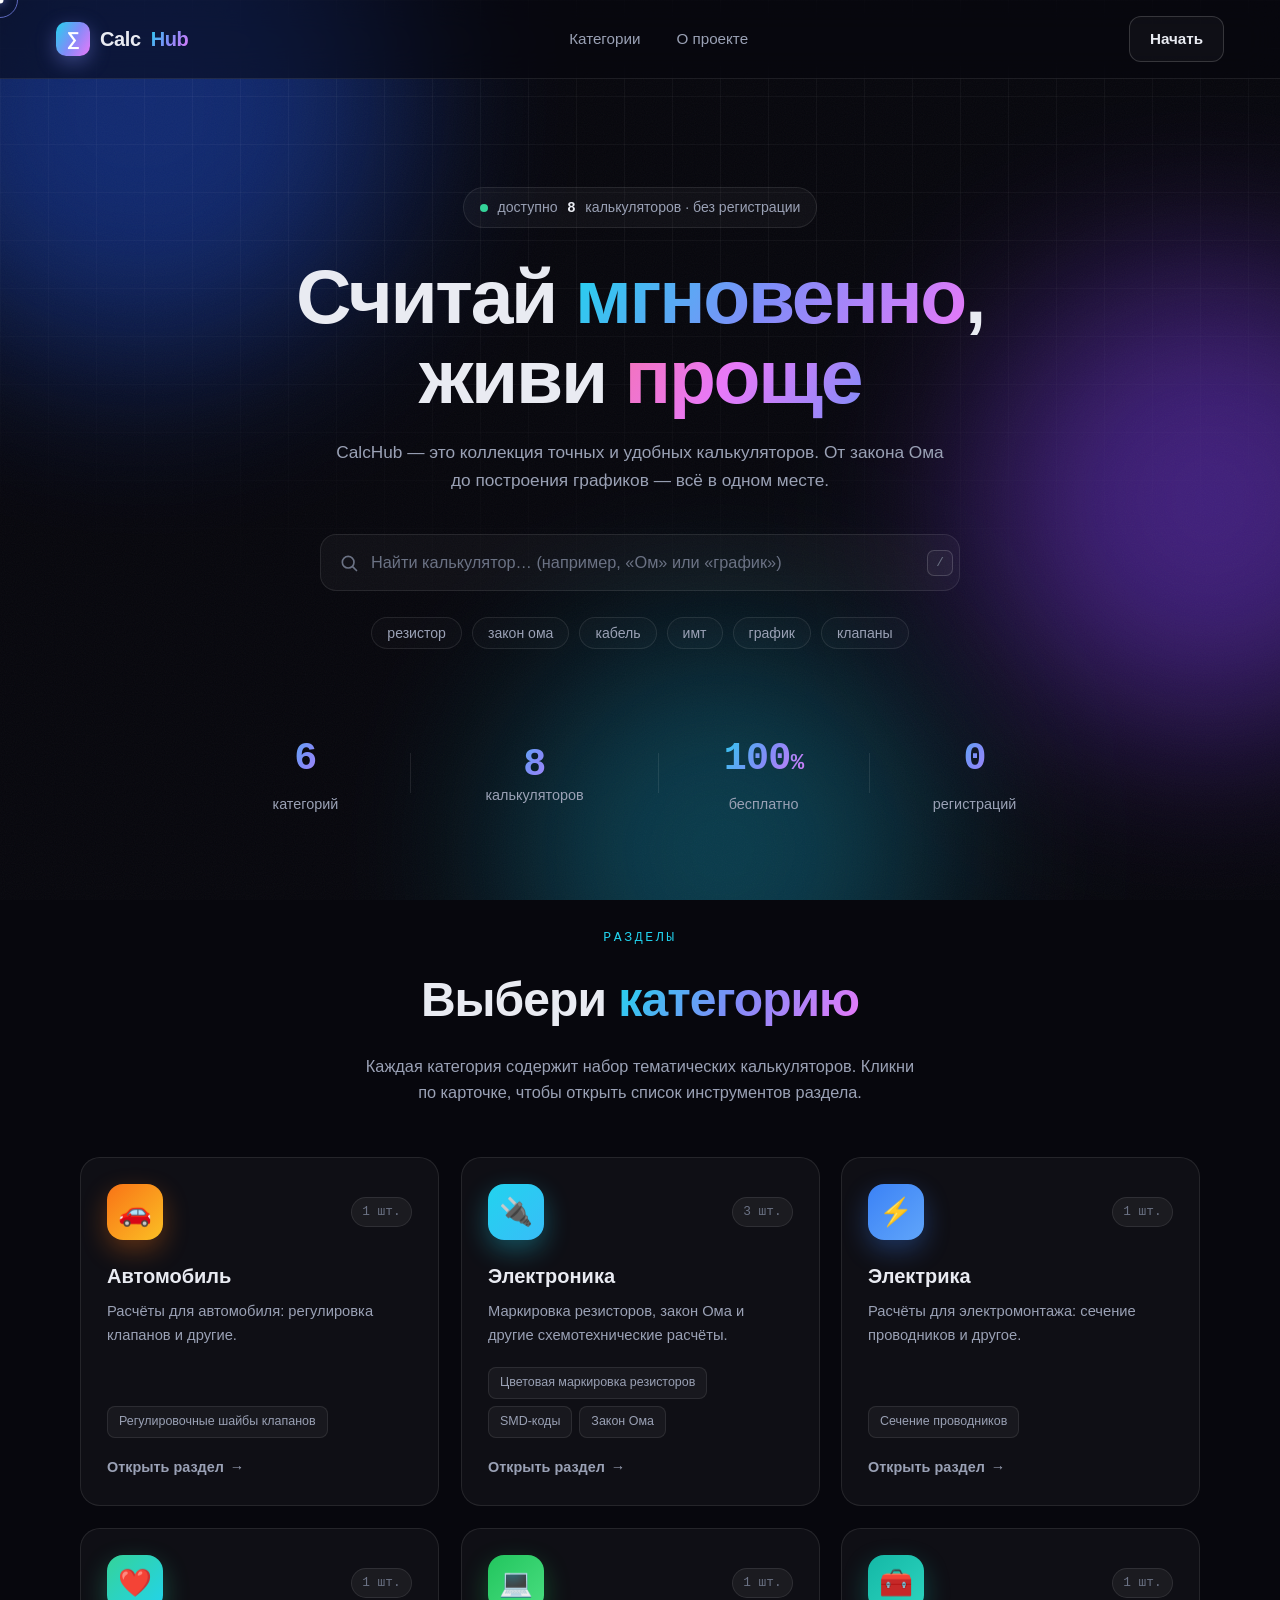
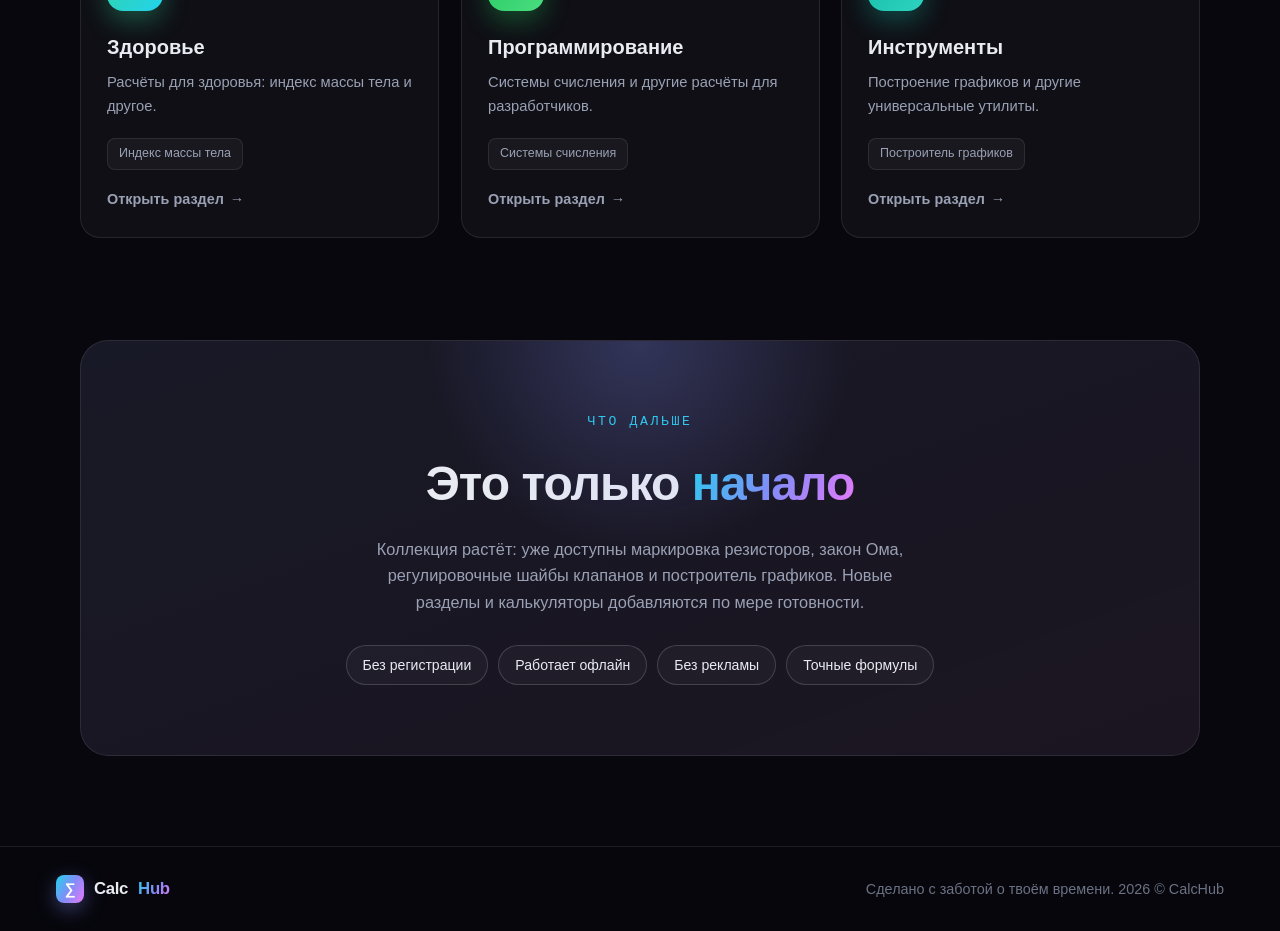
<file: index.html>
<!DOCTYPE html>
<html lang="ru">
<head>
  <meta charset="UTF-8">
  <meta name="viewport" content="width=device-width, initial-scale=1.0">
  <meta name="theme-color" content="#07070d">
  <meta name="description" content="CalcHub — коллекция удобных калькуляторов на все случаи жизни: автомобиль, электроника, финансы, здоровье и многое другое.">
  <title>CalcHub — калькуляторы на все случаи жизни</title>
  <link rel="icon" href="favicon.svg" type="image/svg+xml">
  <link rel="icon" href="favicon-32.png" sizes="32x32" type="image/png">
  <link rel="apple-touch-icon" href="apple-touch-icon.png">
  <link rel="stylesheet" href="css/style.css">
</head>
<body>
  <!-- Кастомный курсор -->
  <div class="cursor-dot" aria-hidden="true"></div>
  <div class="cursor-ring" aria-hidden="true"></div>

  <!-- Анимированный фон -->
  <div class="bg" aria-hidden="true">
    <div class="blob blob-1"></div>
    <div class="blob blob-2"></div>
    <div class="blob blob-3"></div>
    <div class="grid-overlay"></div>
    <div class="noise"></div>
  </div>

  <!-- Шапка -->
  <header class="header">
    <a class="logo" href="#top">
      <span class="logo-mark">∑</span>
      Calc<span class="logo-accent">Hub</span>
    </a>
    <nav class="nav" aria-label="Основная навигация">
      <a class="nav-link" href="#categories">Категории</a>
      <a class="nav-link" href="#about">О проекте</a>
    </nav>
    <div class="header-cta">
      <a class="btn btn-ghost" href="#categories">Начать</a>
    </div>
  </header>

  <main id="top">
    <div id="homeView">
    <!-- Герой -->
    <section class="hero">
      <span class="badge">
        <span class="badge-pulse"></span>
        доступно <strong id="heroCount">0</strong> калькуляторов · без регистрации
      </span>
      <h1 class="hero-title">
        Считай <span class="grad-text">мгновенно</span>,<br>
        живи <span class="grad-text grad-text-2">проще</span>
      </h1>
      <p class="hero-sub">
        CalcHub — это коллекция точных и удобных калькуляторов.
        От закона Ома до построения графиков — всё в одном месте.
      </p>

      <!-- Поиск -->
      <form class="search" role="search" id="searchForm">
        <span class="search-icon" aria-hidden="true">
          <svg viewBox="0 0 24 24" fill="none" stroke="currentColor" stroke-width="2" stroke-linecap="round" stroke-linejoin="round">
            <circle cx="11" cy="11" r="7"></circle>
            <line x1="21" y1="21" x2="16.65" y2="16.65"></line>
          </svg>
        </span>
        <input id="searchInput" class="search-input" type="text"
               placeholder="Найти калькулятор… (например, «Ом» или «график»)"
               autocomplete="off" spellcheck="false">
        <button class="search-clear" id="searchClear" type="button" aria-label="Очистить поиск" hidden>✕</button>
        <kbd class="search-kbd">/</kbd>
      </form>

      <!-- Результаты поиска по калькуляторам -->
      <div class="search-results" id="searchResults" role="listbox" hidden></div>

      <!-- Быстрые подсказки -->
      <div class="chips" id="quickChips" aria-label="Быстрые подсказки"></div>
    </section>

    <!-- Статистика -->
    <section class="stats" aria-label="Статистика">
      <div class="stat">
        <span class="stat-num" id="statCats" data-count="0">0</span>
        <span class="stat-label">категорий</span>
      </div>
      <div class="stat-divider"></div>
      <button class="stat stat-btn" id="statCalcsBtn" type="button" title="Показать все калькуляторы">
        <span class="stat-num" id="statCalcs" data-count="0">0</span>
        <span class="stat-label">калькуляторов</span>
      </button>
      <div class="stat-divider"></div>
      <div class="stat">
        <span class="stat-num">100<span class="stat-pct">%</span></span>
        <span class="stat-label">бесплатно</span>
      </div>
      <div class="stat-divider"></div>
      <div class="stat">
        <span class="stat-num">0</span>
        <span class="stat-label">регистраций</span>
      </div>
    </section>

    <!-- Быстрый доступ: недавние и избранное -->
    <section class="quick-access" id="quickAccess" hidden>
      <div class="qa-block" id="qaRecentWrap" hidden>
        <p class="qa-title">Недавние</p>
        <div class="qa-row" id="qaRecent"></div>
      </div>
      <div class="qa-block" id="qaFavWrap" hidden>
        <p class="qa-title">★ Избранное</p>
        <div class="qa-row" id="qaFav"></div>
      </div>
    </section>

    <!-- Категории -->
    <section class="categories" id="categories">
      <div class="section-head">
        <p class="eyebrow">Разделы</p>
        <h2 class="section-title">Выбери <span class="grad-text">категорию</span></h2>
        <p class="section-sub">
          Каждая категория содержит набор тематических калькуляторов.
          Кликни по карточке, чтобы открыть список инструментов раздела.
        </p>
      </div>

      <div class="grid" id="categoryGrid"></div>
      <p class="empty-state" id="emptyState" hidden>Ничего не нашлось. Попробуй другой запрос 🤔</p>
    </section>

    <!-- О проекте -->
    <section class="about" id="about">
      <div class="about-card">
        <p class="eyebrow">Что дальше</p>
        <h2 class="section-title">Это только <span class="grad-text">начало</span></h2>
        <p class="section-sub">
          Коллекция растёт: уже доступны маркировка резисторов, закон Ома,
          регулировочные шайбы клапанов и построитель графиков.
          Новые разделы и калькуляторы добавляются по мере готовности.
        </p>
        <div class="about-tags">
          <span class="tag">Без регистрации</span>
          <span class="tag">Работает офлайн</span>
          <span class="tag">Без рекламы</span>
          <span class="tag">Точные формулы</span>
        </div>
      </div>
    </section>
    </div>

    <!-- Категория (подвкладки) -->
    <section class="view" id="categoryView" hidden>
      <div class="view-head">
        <button class="back-link" id="categoryBack" type="button">← Все категории</button>
      </div>
      <div id="categoryHeader"></div>
      <div class="calc-list" id="categoryList"></div>
    </section>

    <!-- Калькулятор (встроенный) -->
    <section class="view" id="calculatorView" hidden>
      <div class="view-head">
        <button class="back-link" id="calculatorBack" type="button">← Назад</button>
        <button class="back-link" id="calculatorNewTab" type="button" title="Открыть в новой вкладке">↗ В новой вкладке</button>
        <span class="breadcrumb" id="calculatorCrumb"></span>
      </div>
      <div class="frame-wrap" id="frameWrap">
        <div class="frame-loader" id="frameLoader" aria-hidden="true"><span class="spinner"></span></div>
        <iframe id="calculatorFrame" title="Калькулятор"></iframe>
      </div>
    </section>
  </main>

  <!-- Подвал -->
  <footer class="footer">
    <div class="footer-inner">
      <a class="logo logo-sm" href="#top">
        <span class="logo-mark">∑</span>
        Calc<span class="logo-accent">Hub</span>
      </a>
      <p class="footer-note">Сделано с заботой о твоём времени. <span id="year"></span> © CalcHub</p>
    </div>
  </footer>

  <!-- Всплывающее уведомление -->
  <div class="toast" id="toast" role="status" aria-live="polite"></div>

  <script src="js/data.js"></script>
  <script src="js/app.js"></script>
</body>
</html>
</file>
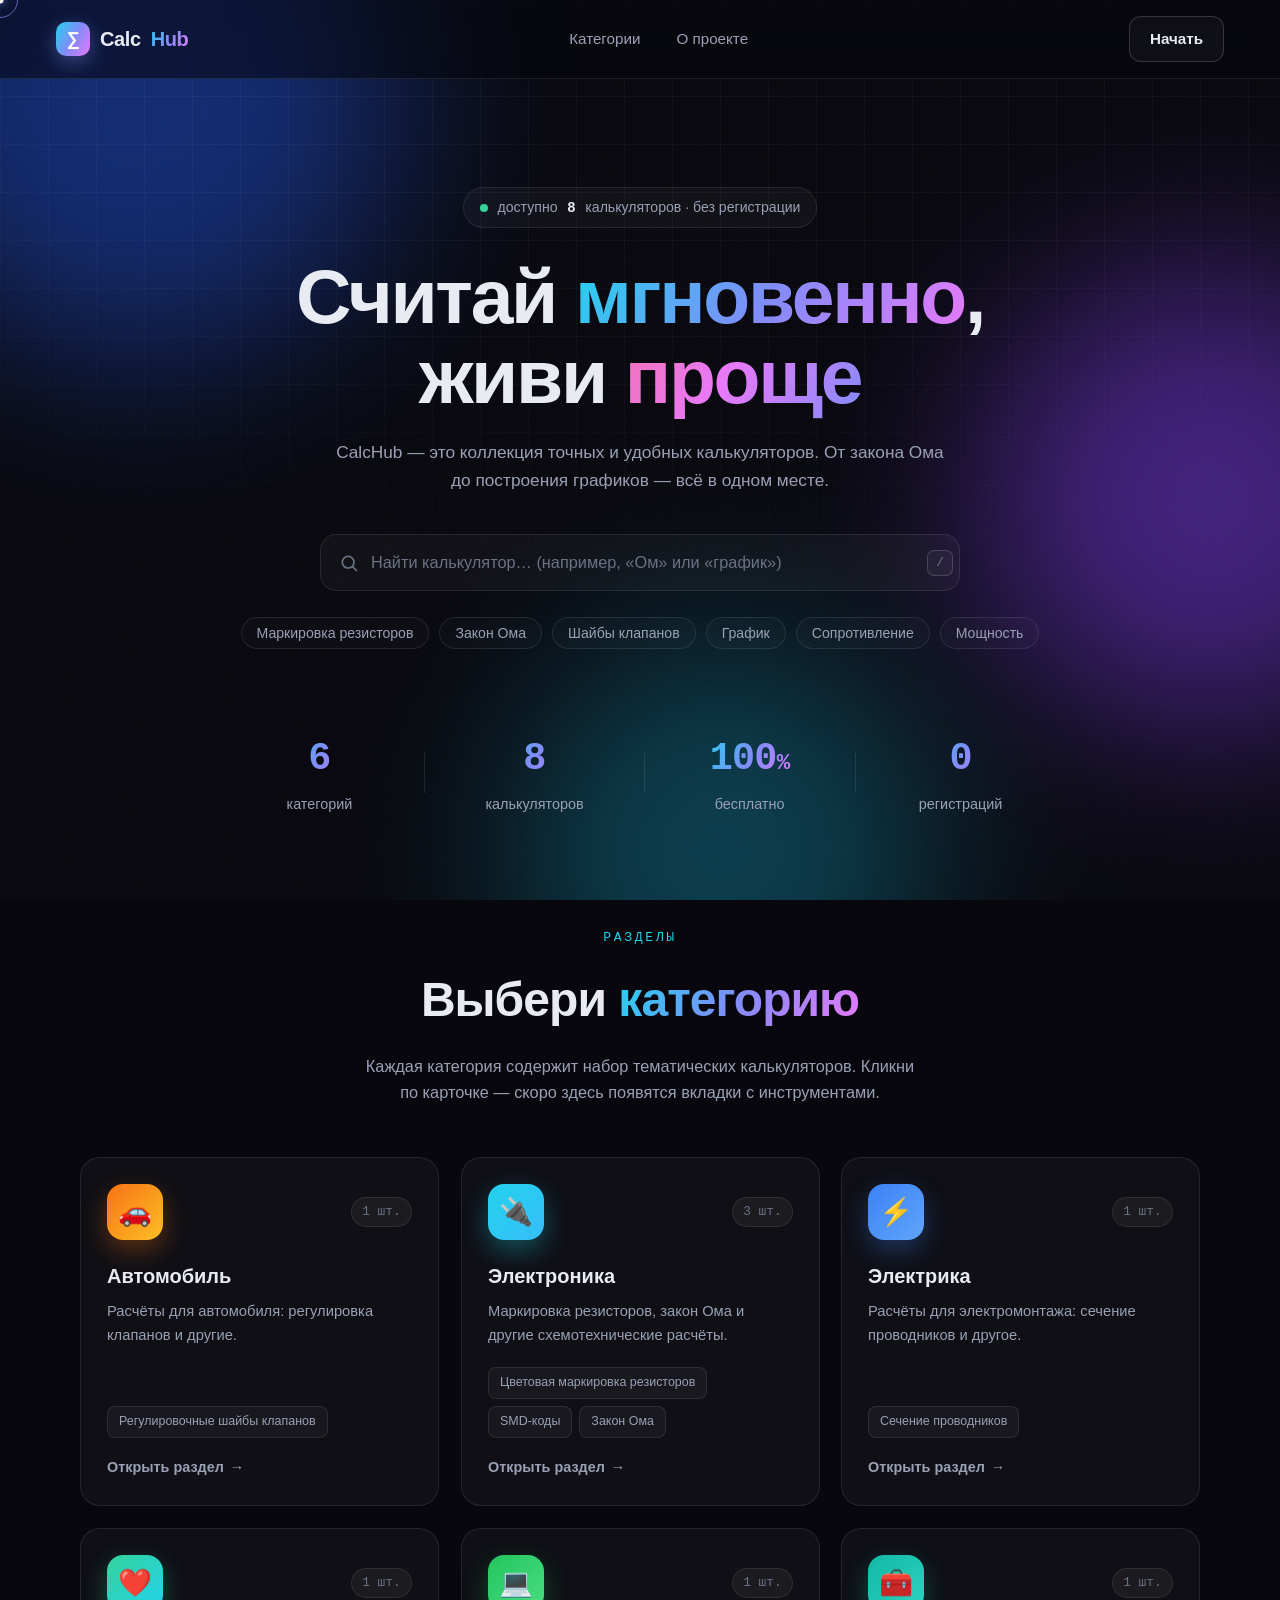
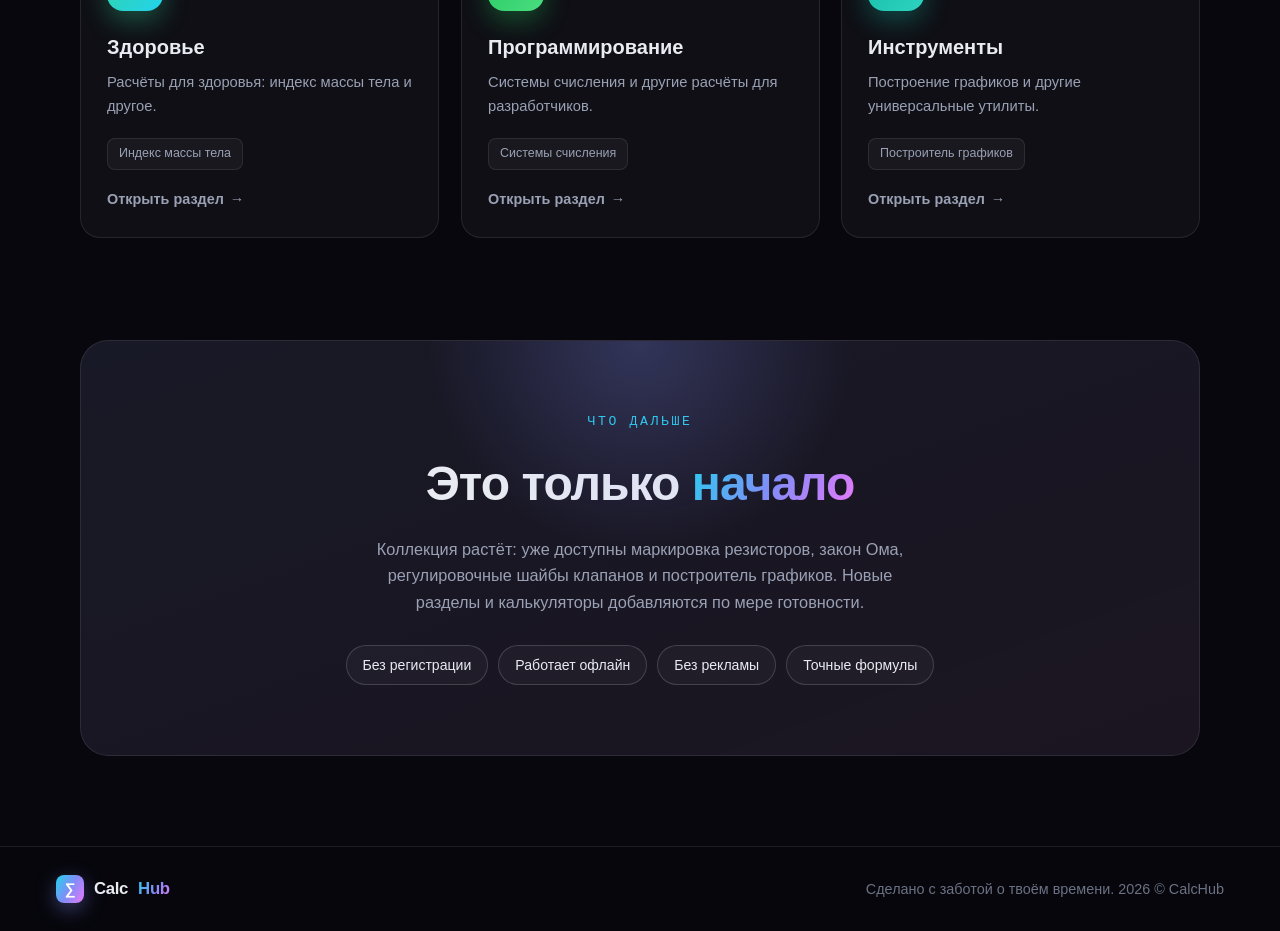
<file: backup/index.html>
<!DOCTYPE html>
<html lang="ru">
<head>
  <meta charset="UTF-8">
  <meta name="viewport" content="width=device-width, initial-scale=1.0">
  <meta name="theme-color" content="#07070d">
  <meta name="description" content="CalcHub — коллекция удобных калькуляторов на все случаи жизни: автомобиль, электроника, финансы, здоровье и многое другое.">
  <title>CalcHub — калькуляторы на все случаи жизни</title>
  <link rel="stylesheet" href="css/style.css">
</head>
<body>
  <!-- Кастомный курсор -->
  <div class="cursor-dot" aria-hidden="true"></div>
  <div class="cursor-ring" aria-hidden="true"></div>

  <!-- Анимированный фон -->
  <div class="bg" aria-hidden="true">
    <div class="blob blob-1"></div>
    <div class="blob blob-2"></div>
    <div class="blob blob-3"></div>
    <div class="grid-overlay"></div>
    <div class="noise"></div>
  </div>

  <!-- Шапка -->
  <header class="header">
    <a class="logo" href="#top">
      <span class="logo-mark">∑</span>
      Calc<span class="logo-accent">Hub</span>
    </a>
    <nav class="nav" aria-label="Основная навигация">
      <a class="nav-link" href="#categories">Категории</a>
      <a class="nav-link" href="#about">О проекте</a>
    </nav>
    <div class="header-cta">
      <a class="btn btn-ghost" href="#categories">Начать</a>
    </div>
  </header>

  <main id="top">
    <div id="homeView">
    <!-- Герой -->
    <section class="hero">
      <span class="badge">
        <span class="badge-pulse"></span>
        доступно <strong id="heroCount">0</strong> калькуляторов · без регистрации
      </span>
      <h1 class="hero-title">
        Считай <span class="grad-text">мгновенно</span>,<br>
        живи <span class="grad-text grad-text-2">проще</span>
      </h1>
      <p class="hero-sub">
        CalcHub — это коллекция точных и удобных калькуляторов.
        От закона Ома до построения графиков — всё в одном месте.
      </p>

      <!-- Поиск -->
      <form class="search" role="search" id="searchForm">
        <span class="search-icon" aria-hidden="true">
          <svg viewBox="0 0 24 24" fill="none" stroke="currentColor" stroke-width="2" stroke-linecap="round" stroke-linejoin="round">
            <circle cx="11" cy="11" r="7"></circle>
            <line x1="21" y1="21" x2="16.65" y2="16.65"></line>
          </svg>
        </span>
        <input id="searchInput" class="search-input" type="text"
               placeholder="Найти калькулятор… (например, «Ом» или «график»)"
               autocomplete="off" spellcheck="false">
        <button class="search-clear" id="searchClear" type="button" aria-label="Очистить поиск" hidden>✕</button>
        <kbd class="search-kbd">/</kbd>
      </form>

      <!-- Быстрые подсказки -->
      <div class="chips" id="quickChips" aria-label="Быстрые подсказки"></div>
    </section>

    <!-- Статистика -->
    <section class="stats" aria-label="Статистика">
      <div class="stat">
        <span class="stat-num" id="statCats" data-count="0">0</span>
        <span class="stat-label">категорий</span>
      </div>
      <div class="stat-divider"></div>
      <div class="stat">
        <span class="stat-num" id="statCalcs" data-count="0">0</span>
        <span class="stat-label">калькуляторов</span>
      </div>
      <div class="stat-divider"></div>
      <div class="stat">
        <span class="stat-num">100<span class="stat-pct">%</span></span>
        <span class="stat-label">бесплатно</span>
      </div>
      <div class="stat-divider"></div>
      <div class="stat">
        <span class="stat-num">0</span>
        <span class="stat-label">регистраций</span>
      </div>
    </section>

    <!-- Категории -->
    <section class="categories" id="categories">
      <div class="section-head">
        <p class="eyebrow">Разделы</p>
        <h2 class="section-title">Выбери <span class="grad-text">категорию</span></h2>
        <p class="section-sub">
          Каждая категория содержит набор тематических калькуляторов.
          Кликни по карточке — скоро здесь появятся вкладки с инструментами.
        </p>
      </div>

      <div class="grid" id="categoryGrid"></div>
      <p class="empty-state" id="emptyState" hidden>Ничего не нашлось. Попробуй другой запрос 🤔</p>
    </section>

    <!-- О проекте -->
    <section class="about" id="about">
      <div class="about-card">
        <p class="eyebrow">Что дальше</p>
        <h2 class="section-title">Это только <span class="grad-text">начало</span></h2>
        <p class="section-sub">
          Коллекция растёт: уже доступны маркировка резисторов, закон Ома,
          регулировочные шайбы клапанов и построитель графиков.
          Новые разделы и калькуляторы добавляются по мере готовности.
        </p>
        <div class="about-tags">
          <span class="tag">Без регистрации</span>
          <span class="tag">Работает офлайн</span>
          <span class="tag">Без рекламы</span>
          <span class="tag">Точные формулы</span>
        </div>
      </div>
    </section>
    </div>

    <!-- Категория (подвкладки) -->
    <section class="view" id="categoryView" hidden>
      <div class="view-head">
        <button class="back-link" id="categoryBack" type="button">← Все категории</button>
      </div>
      <div id="categoryHeader"></div>
      <div class="calc-list" id="categoryList"></div>
    </section>

    <!-- Калькулятор (встроенный) -->
    <section class="view" id="calculatorView" hidden>
      <div class="view-head">
        <button class="back-link" id="calculatorBack" type="button">← Назад</button>
        <span class="breadcrumb" id="calculatorCrumb"></span>
      </div>
      <div class="frame-wrap">
        <iframe id="calculatorFrame" title="Калькулятор"></iframe>
      </div>
    </section>
  </main>

  <!-- Подвал -->
  <footer class="footer">
    <div class="footer-inner">
      <a class="logo logo-sm" href="#top">
        <span class="logo-mark">∑</span>
        Calc<span class="logo-accent">Hub</span>
      </a>
      <p class="footer-note">Сделано с заботой о твоём времени. <span id="year"></span> © CalcHub</p>
    </div>
  </footer>

  <!-- Всплывающее уведомление -->
  <div class="toast" id="toast" role="status" aria-live="polite"></div>

  <script src="js/app.js"></script>
</body>
</html>
</file>
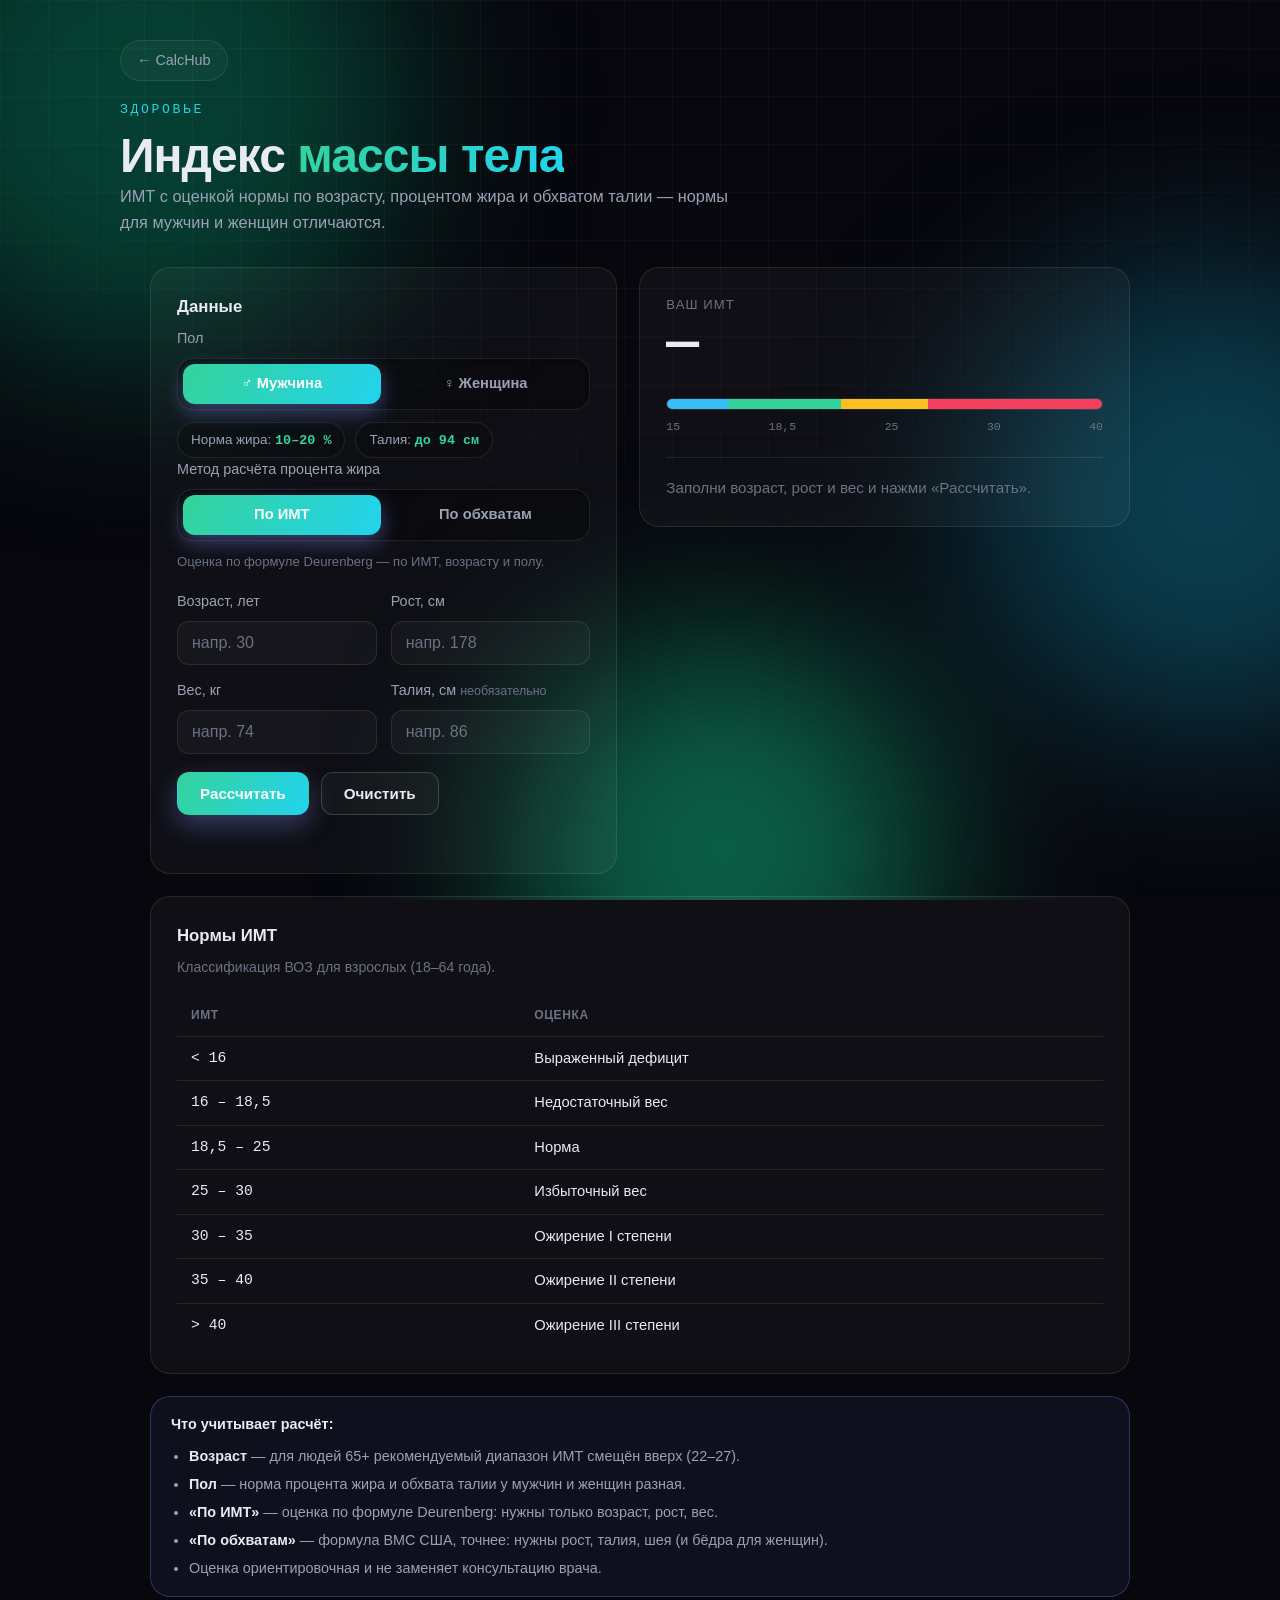
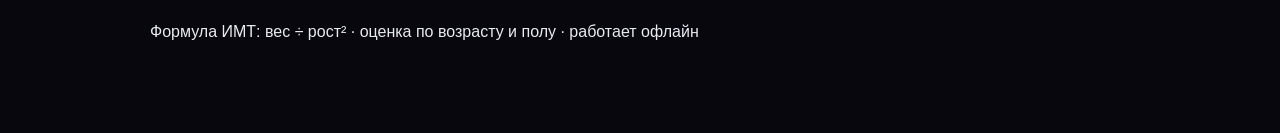
<file: calculators/bmi/index.html>
<!DOCTYPE html>
<html lang="ru">
<head>
  <meta charset="UTF-8">
  <meta name="viewport" content="width=device-width, initial-scale=1.0">
  <meta name="theme-color" content="#07070d">
  <meta name="description" content="Калькулятор индекса массы тела (ИМТ) с учётом пола и возраста: оценка нормы, процент жира и обхват талии.">
  <title>Индекс массы тела — CalcHub</title>
  <link rel="stylesheet" href="../shared/base.css">
  <link rel="stylesheet" href="style.css">
</head>
<body>
  <!-- Анимированный фон (зелёная гамма — под тему здоровья) -->
  <div class="bg" aria-hidden="true">
    <div class="blob blob-1"></div>
    <div class="blob blob-2"></div>
    <div class="blob blob-3"></div>
    <div class="grid-overlay"></div>
  </div>

  <!-- Шапка -->
  <header class="calc-header">
    <a class="back-link" href="../../index.html">← CalcHub</a>
    <div>
      <p class="eyebrow">Здоровье</p>
      <h1 class="calc-title">Индекс <span class="grad-text">массы тела</span></h1>
      <p class="calc-sub">
        ИМТ с оценкой нормы по возрасту, процентом жира и обхватом талии —
        нормы для мужчин и женщин отличаются.
      </p>
    </div>
  </header>

  <main class="calc-page bmi-page">
    <div class="bmi-layout">
      <!-- Данные -->
      <section class="panel">
        <div class="panel-title">Данные</div>

        <label class="field-label">Пол</label>
        <div class="segmented" id="sexToggle" role="tablist" aria-label="Пол">
          <button class="seg active" data-sex="male" type="button">♂ Мужчина</button>
          <button class="seg" data-sex="female" type="button">♀ Женщина</button>
        </div>
        <div class="sex-norms" id="sexNorms"></div>

        <label class="field-label">Метод расчёта процента жира</label>
        <div class="segmented" id="fatMethod" role="tablist" aria-label="Метод расчёта процента жира">
          <button class="seg active" data-method="bmi" type="button">По ИМТ</button>
          <button class="seg" data-method="navy" type="button">По обхватам</button>
        </div>
        <p class="method-hint" id="methodHint"></p>

        <div class="bmi-fields">
          <div>
            <label class="field-label" for="age">Возраст, лет</label>
            <input class="input" type="number" id="age" placeholder="напр. 30" inputmode="numeric" min="2" max="120">
          </div>
          <div>
            <label class="field-label" for="height">Рост, см</label>
            <input class="input" type="number" id="height" placeholder="напр. 178" inputmode="decimal" min="50" max="250">
          </div>
          <div>
            <label class="field-label" for="weight">Вес, кг</label>
            <input class="input" type="number" id="weight" placeholder="напр. 74" inputmode="decimal" min="10" max="400">
          </div>
          <div>
            <label class="field-label" for="waist">Талия, см <span class="opt" id="waistHint">необязательно</span></label>
            <input class="input" type="number" id="waist" placeholder="напр. 86" inputmode="decimal" min="30" max="250">
          </div>
          <div id="neckWrap" hidden>
            <label class="field-label" for="neck">Шея, см</label>
            <input class="input" type="number" id="neck" placeholder="напр. 38" inputmode="decimal" min="15" max="100">
          </div>
          <div id="hipWrap" hidden>
            <label class="field-label" for="hip">Бёдра, см</label>
            <input class="input" type="number" id="hip" placeholder="напр. 98" inputmode="decimal" min="40" max="250">
          </div>
        </div>

        <div class="actions">
          <button class="btn btn-primary" id="bmiCalc" type="button">Рассчитать</button>
          <button class="btn btn-ghost" id="bmiClear" type="button">Очистить</button>
        </div>
        <p class="status" id="bmiStatus" role="status" aria-live="polite"></p>
      </section>

      <!-- Результат -->
      <section class="panel bmi-result">
        <div class="bmi-head">
          <div>
            <div class="bmi-label">Ваш ИМТ</div>
            <div class="bmi-value" id="bmiValue">—</div>
            <p class="bmi-verdict" id="bmiVerdict"></p>
          </div>
          <div class="bmi-cat" id="bmiCat"></div>
        </div>

        <div class="bmi-scale" id="bmiScale">
          <div class="scale-track">
            <span class="zone z-under"></span>
            <span class="zone z-normal"></span>
            <span class="zone z-over"></span>
            <span class="zone z-obese"></span>
          </div>
          <div class="scale-marker" id="scaleMarker" hidden><span></span></div>
          <div class="scale-ticks">
            <span>15</span><span>18,5</span><span>25</span><span>30</span><span>40</span>
          </div>
        </div>

        <div class="bmi-details" id="bmiDetails">
          <p class="bmi-placeholder">Заполни возраст, рост и вес — результат появится сразу.</p>
        </div>
      </section>
    </div>

    <!-- Таблица норм -->
    <section class="panel">
      <div class="panel-title">Нормы ИМТ</div>
      <p class="panel-hint" id="normsHint">Классификация ВОЗ для взрослых (18–64 года).</p>
      <div class="table-wrap">
        <table class="norms-table">
          <thead>
            <tr><th>ИМТ</th><th>Оценка</th></tr>
          </thead>
          <tbody id="normsBody"></tbody>
        </table>
      </div>
    </section>

    <!-- Подсказка -->
    <section class="tip">
      <strong>Что учитывает расчёт:</strong>
      <ul>
        <li><b>Возраст</b> — для людей 65+ рекомендуемый диапазон ИМТ смещён вверх (22–27).</li>
        <li><b>Пол</b> — норма процента жира и обхвата талии у мужчин и женщин разная.</li>
        <li><b>«По ИМТ»</b> — оценка по формуле Deurenberg: нужны только возраст, рост, вес.</li>
        <li><b>«По обхватам»</b> — формула ВМС США, точнее: нужны рост, талия, шея (и бёдра для женщин).</li>
        <li>Оценка ориентировочная и не заменяет консультацию врача.</li>
      </ul>
    </section>

    <footer class="calc-footer">
      Формула ИМТ: вес ÷ рост² · оценка по возрасту и полу · работает офлайн
    </footer>
  </main>

  <script src="script.js"></script>
</body>
</html>
</file>
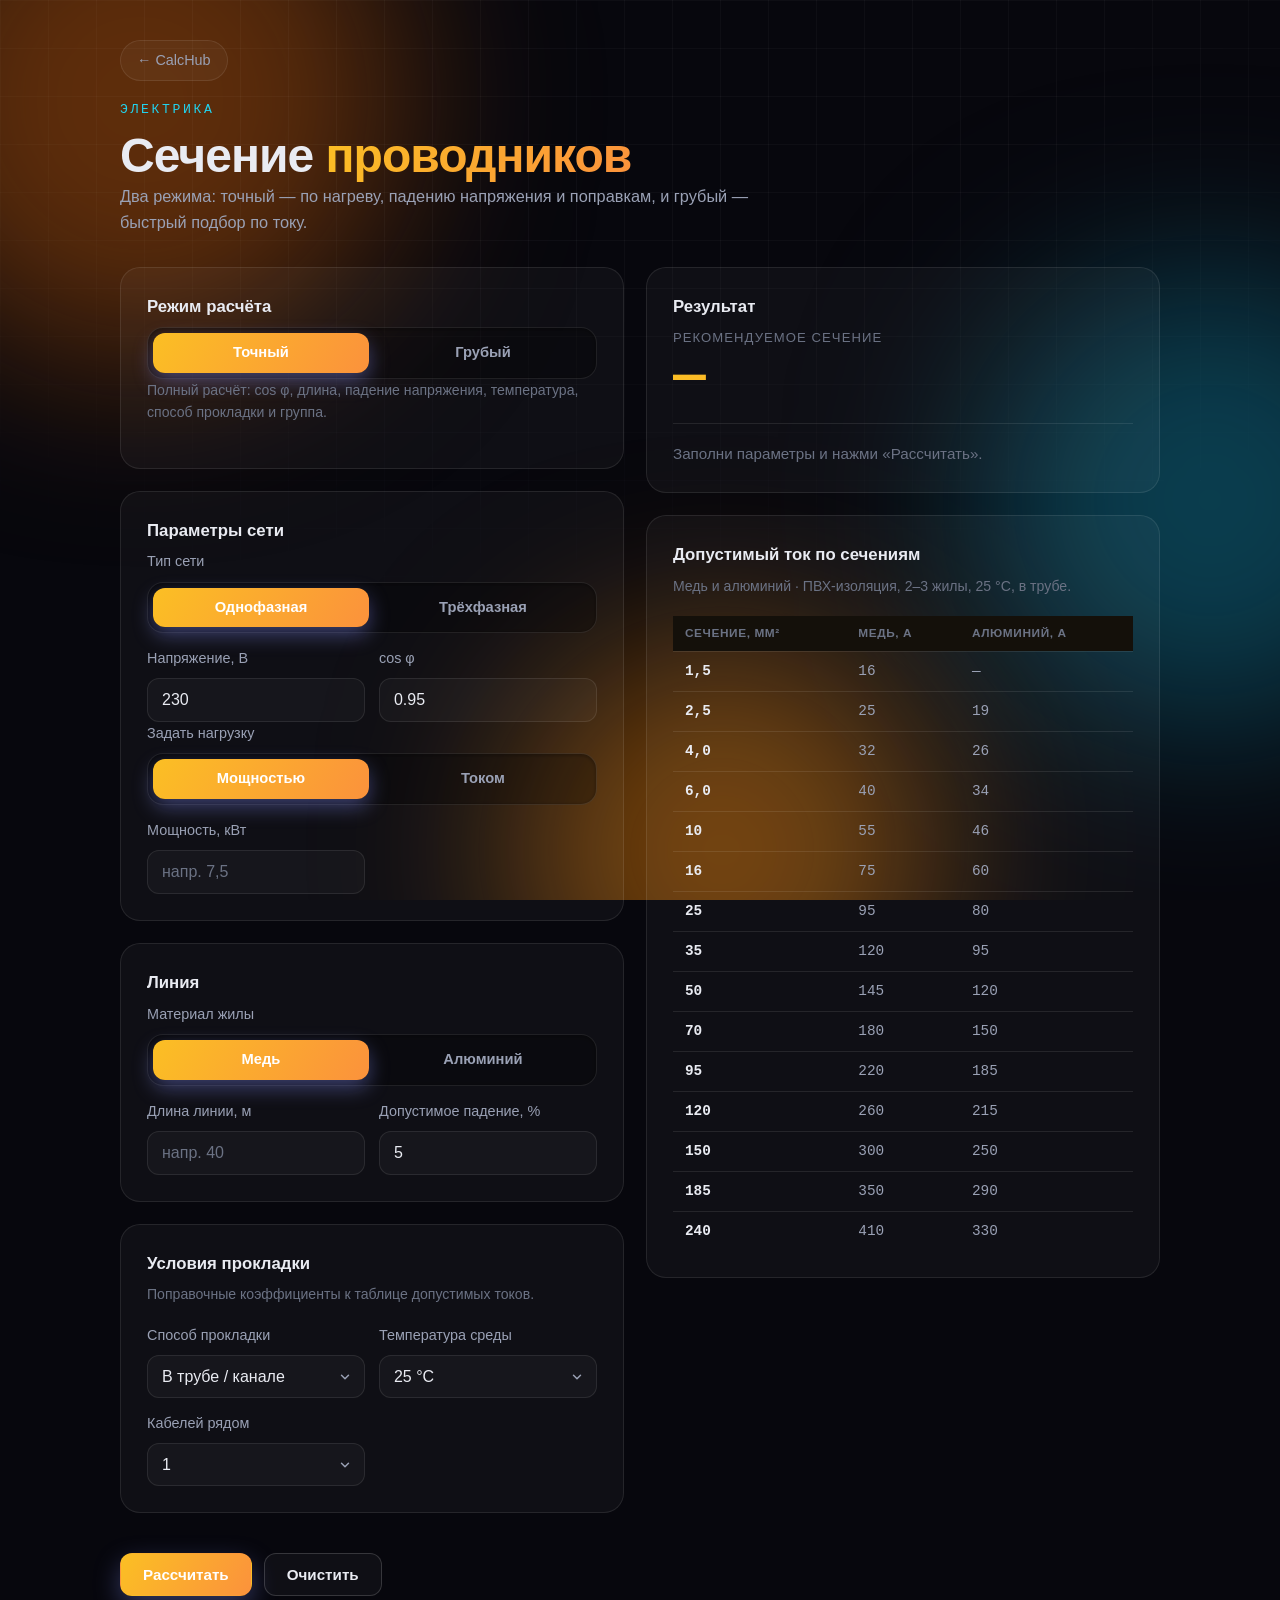
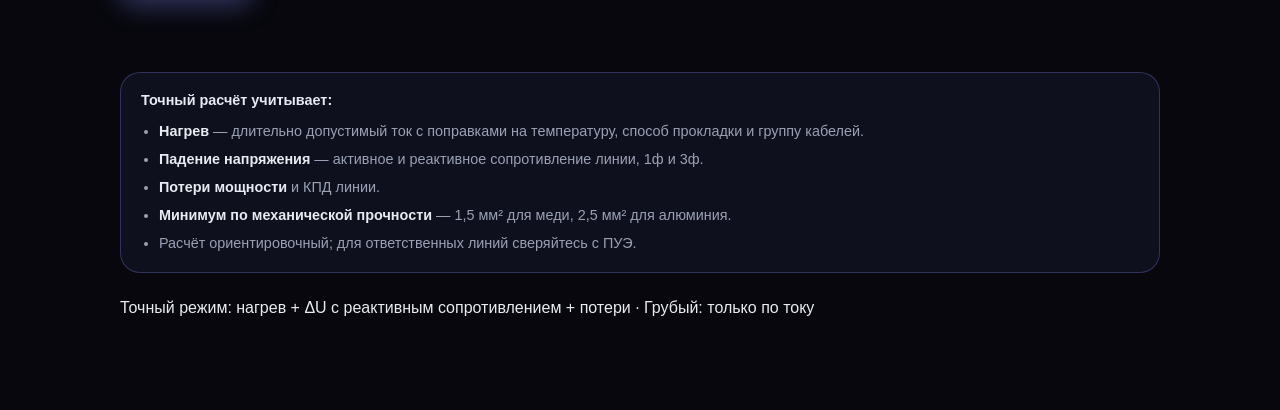
<file: calculators/cable-section/index.html>
<!DOCTYPE html>
<html lang="ru">
<head>
  <meta charset="UTF-8">
  <meta name="viewport" content="width=device-width, initial-scale=1.0">
  <meta name="theme-color" content="#07070d">
  <meta name="description" content="Калькулятор сечения проводников: точный расчёт по току и падению напряжения и быстрый грубый подбор.">
  <title>Сечение проводников — CalcHub</title>
  <link rel="stylesheet" href="../shared/base.css">
  <link rel="stylesheet" href="style.css">
</head>
<body>
  <!-- Анимированный фон (янтарная гамма — электрика) -->
  <div class="bg" aria-hidden="true">
    <div class="blob blob-1"></div>
    <div class="blob blob-2"></div>
    <div class="blob blob-3"></div>
    <div class="grid-overlay"></div>
  </div>

  <header class="calc-header">
    <a class="back-link" href="../../index.html">← CalcHub</a>
    <div>
      <p class="eyebrow">Электрика</p>
      <h1 class="calc-title">Сечение <span class="grad-text">проводников</span></h1>
      <p class="calc-sub">
        Два режима: точный — по нагреву, падению напряжения и поправкам,
        и грубый — быстрый подбор по току.
      </p>
    </div>
  </header>

  <main class="calc-page cs-page">
    <div class="cs-layout">
      <!-- Левая колонка: параметры -->
      <div class="cs-controls">
        <section class="panel">
          <div class="panel-title">Режим расчёта</div>
          <div class="segmented" id="modeToggle" role="tablist" aria-label="Режим расчёта">
            <button class="seg active" data-mode="exact" type="button">Точный</button>
            <button class="seg" data-mode="rough" type="button">Грубый</button>
          </div>
          <p class="panel-hint" id="modeHint"></p>
        </section>

        <section class="panel">
          <div class="panel-title">Параметры сети</div>

          <label class="field-label">Тип сети</label>
          <div class="segmented" id="phaseToggle" role="tablist" aria-label="Тип сети">
            <button class="seg active" data-phase="1" type="button">Однофазная</button>
            <button class="seg" data-phase="3" type="button">Трёхфазная</button>
          </div>

          <div class="cs-grid">
            <div>
              <label class="field-label" for="volt">Напряжение, В</label>
              <input class="input" type="number" id="volt" value="230" inputmode="decimal">
            </div>
            <div id="cosfWrap">
              <label class="field-label" for="cosf">cos φ</label>
              <input class="input" type="number" id="cosf" value="0.95" step="0.01" inputmode="decimal">
            </div>
          </div>

          <label class="field-label">Задать нагрузку</label>
          <div class="segmented" id="loadToggle" role="tablist" aria-label="Задать нагрузку">
            <button class="seg active" data-load="power" type="button">Мощностью</button>
            <button class="seg" data-load="current" type="button">Током</button>
          </div>

          <div class="cs-grid">
            <div id="powerWrap">
              <label class="field-label" for="power">Мощность, кВт</label>
              <input class="input" type="number" id="power" placeholder="напр. 7,5" inputmode="decimal">
            </div>
            <div id="currentWrap" hidden>
              <label class="field-label" for="current">Ток, А</label>
              <input class="input" type="number" id="current" placeholder="напр. 32" inputmode="decimal">
            </div>
          </div>
        </section>

        <section class="panel">
          <div class="panel-title">Линия</div>

          <label class="field-label">Материал жилы</label>
          <div class="segmented" id="matToggle" role="tablist" aria-label="Материал жилы">
            <button class="seg active" data-mat="cu" type="button">Медь</button>
            <button class="seg" data-mat="al" type="button">Алюминий</button>
          </div>

          <div class="cs-grid" id="lineExtra">
            <div>
              <label class="field-label" for="len">Длина линии, м</label>
              <input class="input" type="number" id="len" placeholder="напр. 40" inputmode="decimal">
            </div>
            <div>
              <label class="field-label" for="drop">Допустимое падение, %</label>
              <input class="input" type="number" id="drop" value="5" inputmode="decimal">
            </div>
          </div>
        </section>

        <section class="panel" id="conditionsPanel">
          <div class="panel-title">Условия прокладки</div>
          <p class="panel-hint">Поправочные коэффициенты к таблице допустимых токов.</p>
          <div class="cs-grid">
            <div>
              <label class="field-label" for="lay">Способ прокладки</label>
              <select class="select" id="lay">
                <option value="1.10">Открыто</option>
                <option value="1.00" selected>В трубе / канале</option>
                <option value="0.95">В стене (штроба)</option>
                <option value="1.05">В земле</option>
              </select>
            </div>
            <div>
              <label class="field-label" for="temp">Температура среды</label>
              <select class="select" id="temp">
                <option value="1.00" selected>25 °C</option>
                <option value="0.94">30 °C</option>
                <option value="0.87">35 °C</option>
                <option value="0.79">40 °C</option>
                <option value="0.71">45 °C</option>
              </select>
            </div>
            <div>
              <label class="field-label" for="group">Кабелей рядом</label>
              <select class="select" id="group">
                <option value="1.00" selected>1</option>
                <option value="0.80">2</option>
                <option value="0.70">3</option>
                <option value="0.65">4</option>
                <option value="0.60">5 и более</option>
              </select>
            </div>
          </div>
        </section>

        <div class="actions">
          <button class="btn btn-primary" id="csCalc" type="button">Рассчитать</button>
          <button class="btn btn-ghost" id="csClear" type="button">Очистить</button>
        </div>
        <p class="status" id="csStatus" role="status" aria-live="polite"></p>
      </div>

      <!-- Правая колонка: результат -->
      <div class="cs-output">
        <section class="panel">
          <div class="panel-title">Результат</div>
          <div class="cs-head">
            <div>
              <div class="cs-label">Рекомендуемое сечение</div>
              <div class="cs-value" id="csValue">—</div>
              <div class="cs-sub" id="csSub"></div>
            </div>
          </div>
          <div class="cs-details" id="csDetails">
            <p class="cs-placeholder">Заполни параметры и нажми «Рассчитать».</p>
          </div>
        </section>

        <section class="panel">
          <div class="panel-title">Допустимый ток по сечениям</div>
          <p class="panel-hint" id="ampHint">Медь и алюминий · ПВХ-изоляция, 2–3 жилы, 25 °C, в трубе.</p>
          <div class="table-wrap">
            <table class="amp-table">
              <thead>
                <tr><th>Сечение, мм²</th><th>Медь, А</th><th>Алюминий, А</th></tr>
              </thead>
              <tbody id="ampBody"></tbody>
            </table>
          </div>
        </section>
      </div>
    </div>

    <section class="tip" id="tipBox"></section>

    <footer class="calc-footer">
      Точный режим: нагрев + ΔU с реактивным сопротивлением + потери · Грубый: только по току
    </footer>
  </main>

  <script src="script.js"></script>
</body>
</html>
</file>
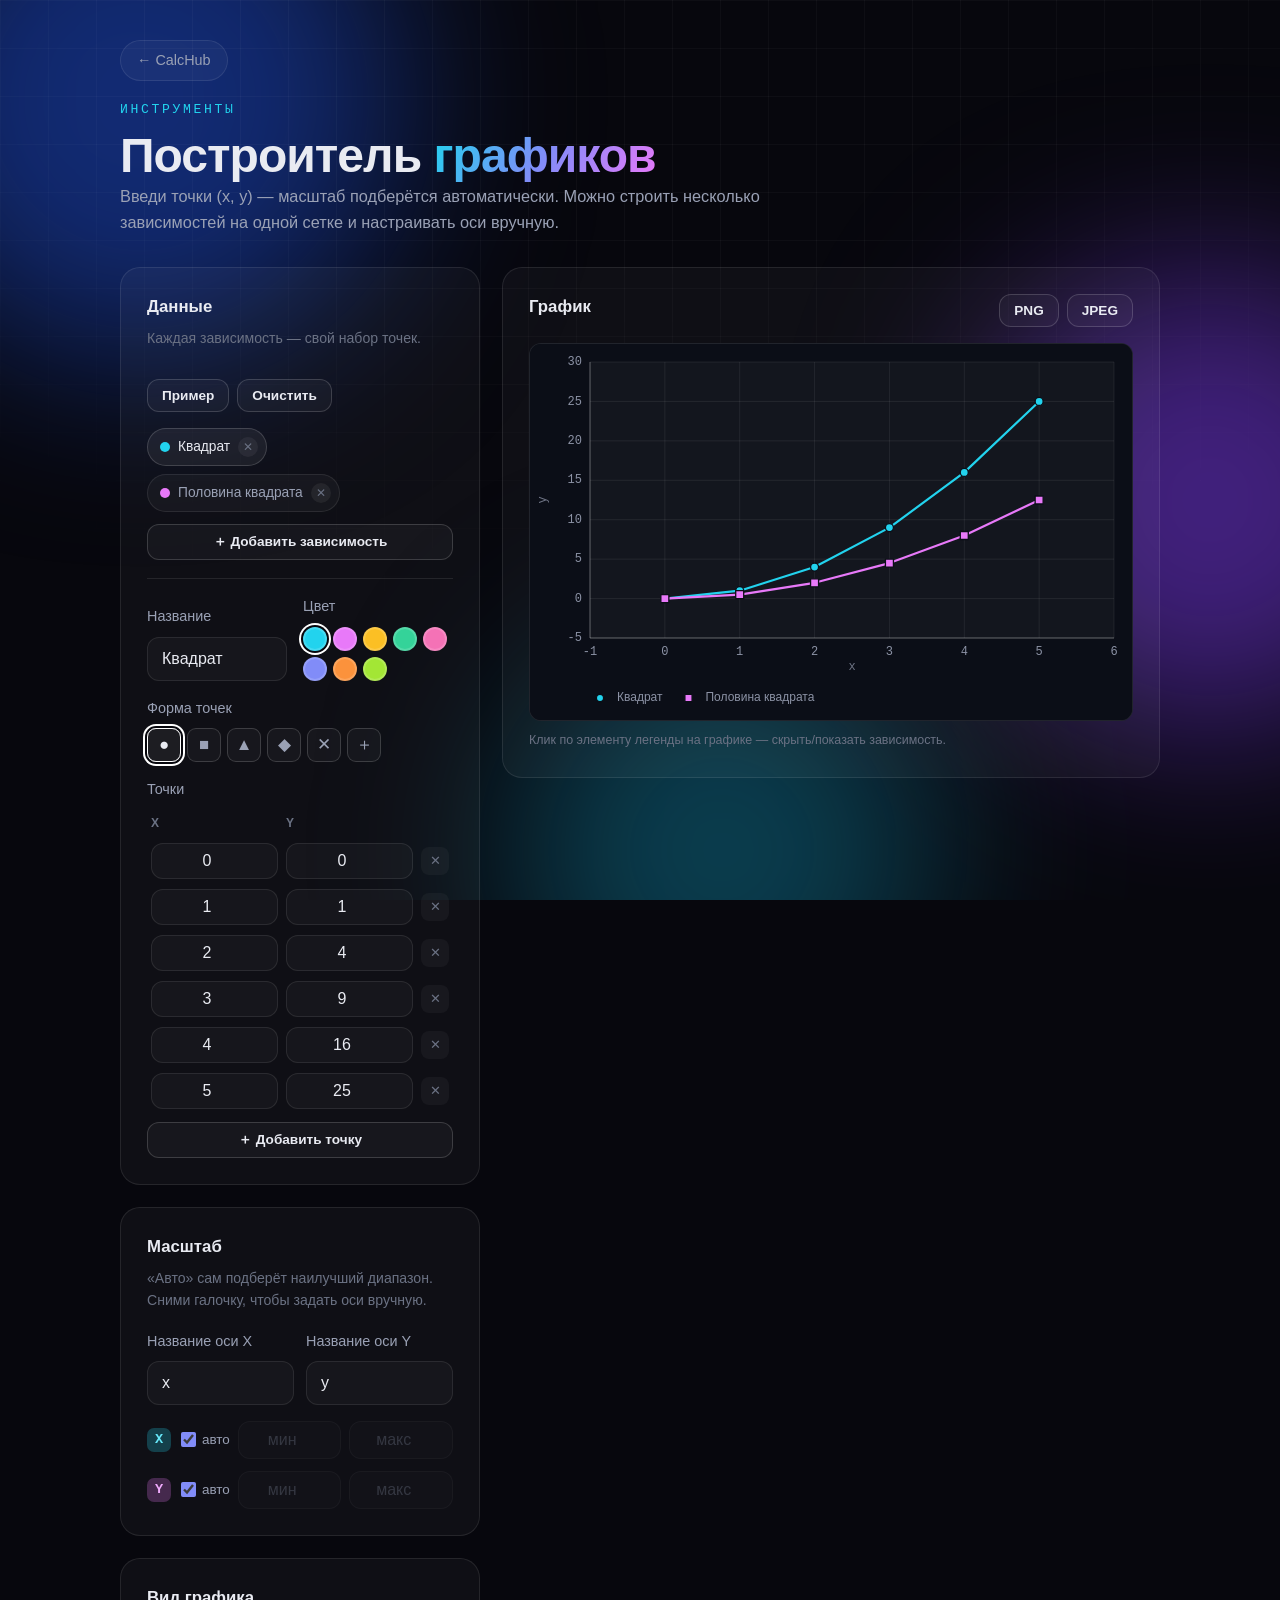
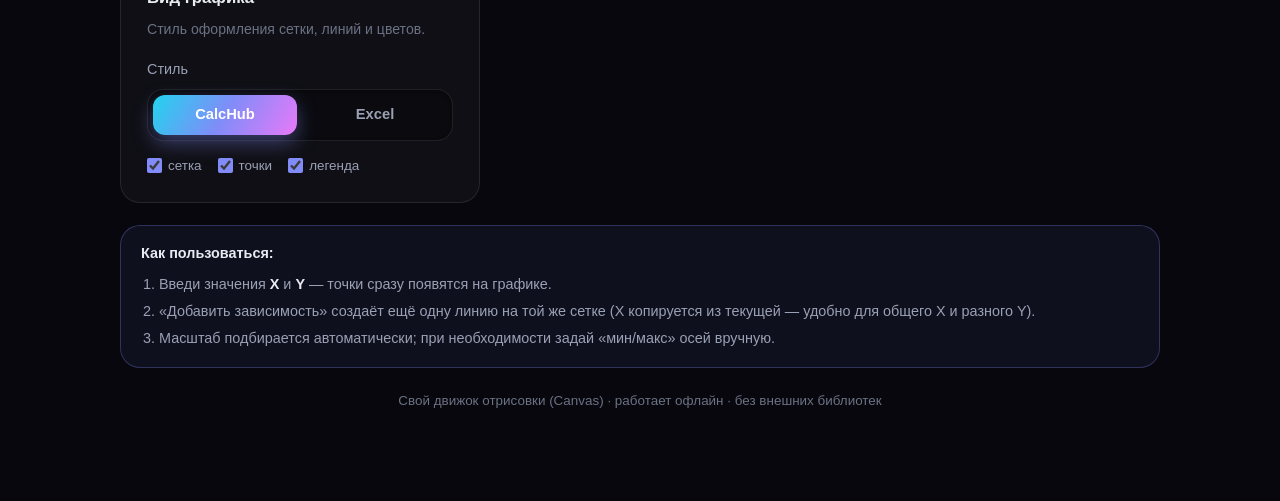
<file: calculators/graph-plotter/index.html>
<!DOCTYPE html>
<html lang="ru">
<head>
  <meta charset="UTF-8">
  <meta name="viewport" content="width=device-width, initial-scale=1.0">
  <meta name="theme-color" content="#07070d">
  <meta name="description" content="Построитель графиков зависимостей: введи точки x и y — приложение само подберёт масштаб. Несколько зависимостей на одной сетке.">
  <title>Построитель графиков — CalcHub</title>
  <link rel="stylesheet" href="../shared/base.css">
  <link rel="stylesheet" href="style.css">
</head>
<body>
  <!-- Анимированный фон -->
  <div class="bg" aria-hidden="true">
    <div class="blob blob-1"></div>
    <div class="blob blob-2"></div>
    <div class="blob blob-3"></div>
    <div class="grid-overlay"></div>
  </div>

  <!-- Шапка -->
  <header class="calc-header">
    <a class="back-link" href="../../index.html">← CalcHub</a>
    <div>
      <p class="eyebrow">Инструменты</p>
      <h1 class="calc-title">Построитель <span class="grad-text">графиков</span></h1>
      <p class="calc-sub">
        Введи точки (x, y) — масштаб подберётся автоматически. Можно строить
        несколько зависимостей на одной сетке и настраивать оси вручную.
      </p>
    </div>
  </header>

  <main class="calc-page plotter">
    <div class="plot-layout">
      <!-- Левая колонка: данные и масштаб -->
      <div class="col-controls">
        <!-- Данные -->
        <section class="panel">
          <div class="panel-head">
            <div>
              <div class="panel-title">Данные</div>
              <p class="panel-hint">Каждая зависимость — свой набор точек.</p>
            </div>
            <div class="panel-tools">
              <button class="btn btn-ghost btn-sm" id="sampleBtn" type="button">Пример</button>
              <button class="btn btn-ghost btn-sm" id="clearBtn" type="button">Очистить</button>
            </div>
          </div>

          <!-- Список зависимостей -->
          <div class="series-chips" id="seriesChips"></div>
          <button class="btn btn-ghost btn-sm add-series" id="addSeriesBtn" type="button">＋ Добавить зависимость</button>

          <!-- Активная зависимость -->
          <div class="editor" id="editor">
            <p class="legend-hint" id="editorEmpty" hidden>Добавь зависимость, чтобы начать.</p>
            <div id="editorFields">
              <div class="editor-row">
                <div class="editor-name">
                  <label class="field-label" for="editorName">Название</label>
                  <input class="input" type="text" id="editorName" placeholder="Зависимость 1">
                </div>
                <div class="editor-color">
                  <label class="field-label">Цвет</label>
                  <div class="color-swatches" id="colorSwatches"></div>
                </div>
              </div>

              <div class="editor-shape">
                <label class="field-label">Форма точек</label>
                <div class="shape-swatches" id="shapeSwatches"></div>
              </div>

              <label class="field-label">Точки</label>
              <div class="table-wrap">
                <table class="points-table">
                  <thead>
                    <tr><th>X</th><th>Y</th><th></th></tr>
                  </thead>
                  <tbody id="pointsBody"></tbody>
                </table>
              </div>
              <button class="btn btn-ghost btn-sm add-point" id="addPointBtn" type="button">＋ Добавить точку</button>
            </div>
          </div>
        </section>

        <!-- Масштаб -->
        <section class="panel">
          <div class="panel-title">Масштаб</div>
          <p class="panel-hint">«Авто» сам подберёт наилучший диапазон. Сними галочку, чтобы задать оси вручную.</p>
          <div class="axis-names">
            <div>
              <label class="field-label" for="axisNameX">Название оси X</label>
              <input class="input" type="text" id="axisNameX" value="x" placeholder="x">
            </div>
            <div>
              <label class="field-label" for="axisNameY">Название оси Y</label>
              <input class="input" type="text" id="axisNameY" value="y" placeholder="y">
            </div>
          </div>
          <div class="scale-grid">
            <div class="scale-row">
              <span class="axis-name axis-x">X</span>
              <label class="auto-toggle"><input type="checkbox" id="xAuto" checked> авто</label>
              <input class="input" type="number" id="xMin" placeholder="мин" inputmode="decimal" disabled>
              <input class="input" type="number" id="xMax" placeholder="макс" inputmode="decimal" disabled>
            </div>
            <div class="scale-row">
              <span class="axis-name axis-y">Y</span>
              <label class="auto-toggle"><input type="checkbox" id="yAuto" checked> авто</label>
              <input class="input" type="number" id="yMin" placeholder="мин" inputmode="decimal" disabled>
              <input class="input" type="number" id="yMax" placeholder="макс" inputmode="decimal" disabled>
            </div>
          </div>
        </section>

        <!-- Вид графика -->
        <section class="panel">
          <div class="panel-title">Вид графика</div>
          <p class="panel-hint">Стиль оформления сетки, линий и цветов.</p>
          <label class="field-label">Стиль</label>
          <div class="segmented" id="themeToggle" role="tablist" aria-label="Стиль графика">
            <button class="seg active" data-theme="dark" type="button">CalcHub</button>
            <button class="seg" data-theme="excel" type="button">Excel</button>
          </div>
          <div class="opt-checks">
            <label class="auto-toggle"><input type="checkbox" id="showGrid" checked> сетка</label>
            <label class="auto-toggle"><input type="checkbox" id="showPoints" checked> точки</label>
            <label class="auto-toggle"><input type="checkbox" id="showLegend" checked> легенда</label>
          </div>
        </section>
      </div>

      <!-- Правая колонка: график -->
      <div class="col-chart">
        <section class="panel chart-panel">
          <div class="panel-head">
            <div class="panel-title">График</div>
            <div class="panel-tools">
              <button class="btn btn-ghost btn-sm" id="dlPng" type="button">PNG</button>
              <button class="btn btn-ghost btn-sm" id="dlJpeg" type="button">JPEG</button>
            </div>
          </div>
          <div class="plot-wrap" id="plotWrap">
            <canvas id="plot"></canvas>
          </div>
          <p class="legend-hint">Клик по элементу легенды на графике — скрыть/показать зависимость.</p>
        </section>
      </div>
    </div>

    <section class="tip">
      <strong>Как пользоваться:</strong>
      <ol>
        <li>Введи значения <strong>X</strong> и <strong>Y</strong> — точки сразу появятся на графике.</li>
        <li>«Добавить зависимость» создаёт ещё одну линию на той же сетке (X копируется из текущей — удобно для общего X и разного Y).</li>
        <li>Масштаб подбирается автоматически; при необходимости задай «мин/макс» осей вручную.</li>
      </ol>
    </section>

    <footer class="calc-footer">
      Свой движок отрисовки (Canvas) · работает офлайн · без внешних библиотек
    </footer>
  </main>

  <script src="script.js"></script>
</body>
</html>
</file>
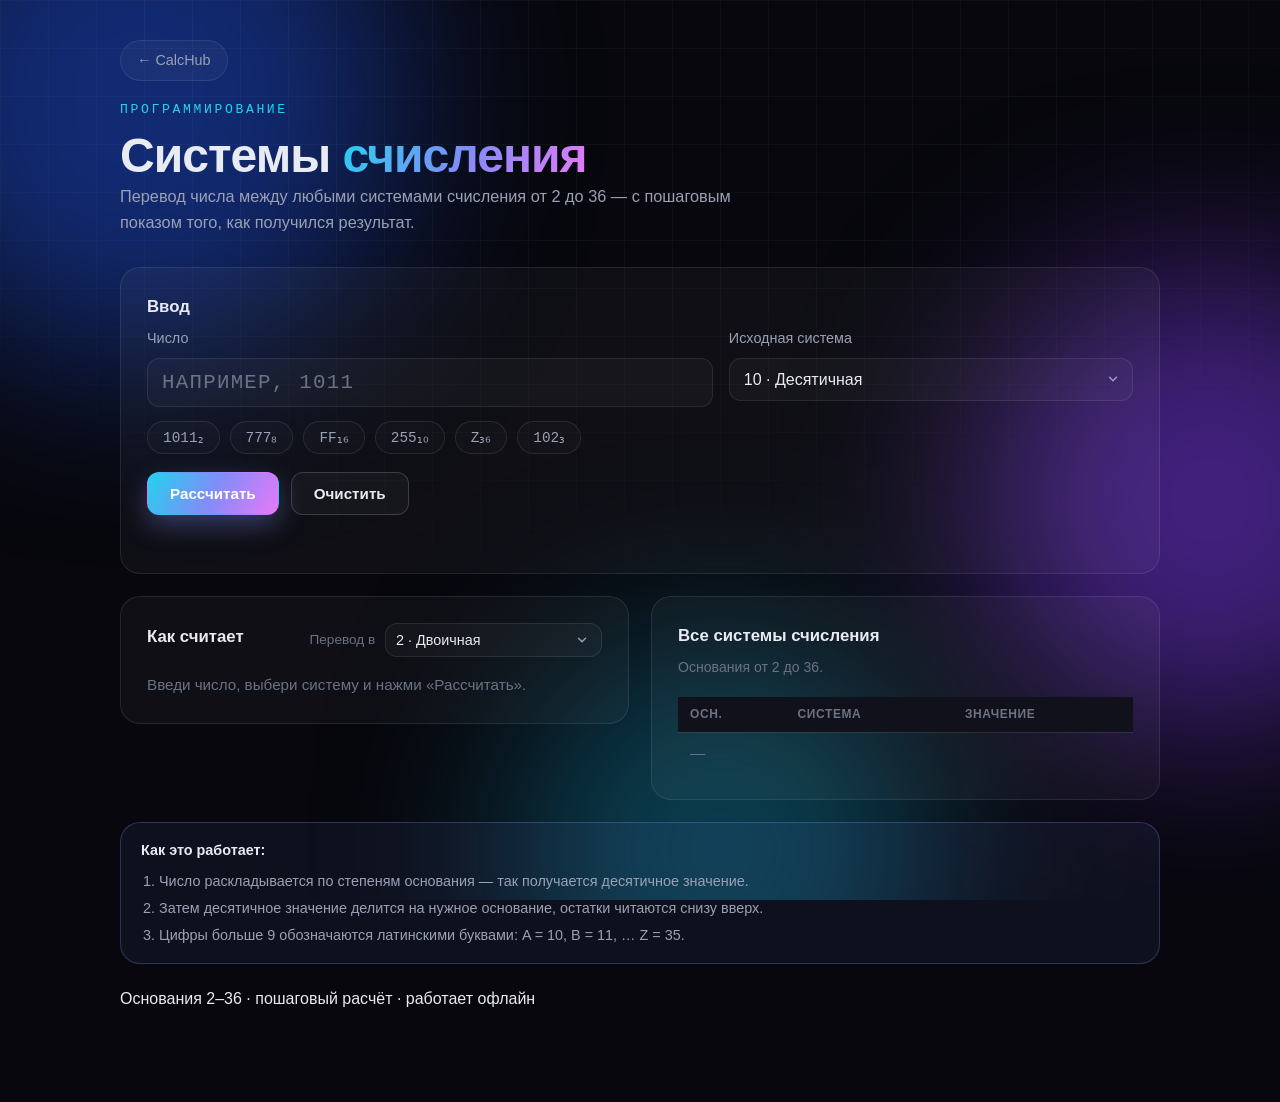
<file: calculators/number-systems/index.html>
<!DOCTYPE html>
<html lang="ru">
<head>
  <meta charset="UTF-8">
  <meta name="viewport" content="width=device-width, initial-scale=1.0">
  <meta name="theme-color" content="#07070d">
  <meta name="description" content="Перевод чисел между системами счисления от 2 до 36 с пошаговым выводом расчёта.">
  <title>Системы счисления — CalcHub</title>
  <link rel="stylesheet" href="../shared/base.css">
  <link rel="stylesheet" href="style.css">
</head>
<body>
  <!-- Анимированный фон -->
  <div class="bg" aria-hidden="true">
    <div class="blob blob-1"></div>
    <div class="blob blob-2"></div>
    <div class="blob blob-3"></div>
    <div class="grid-overlay"></div>
  </div>

  <!-- Шапка -->
  <header class="calc-header">
    <a class="back-link" href="../../index.html">← CalcHub</a>
    <div>
      <p class="eyebrow">Программирование</p>
      <h1 class="calc-title">Системы <span class="grad-text">счисления</span></h1>
      <p class="calc-sub">
        Перевод числа между любыми системами счисления от 2 до 36 —
        с пошаговым показом того, как получился результат.
      </p>
    </div>
  </header>

  <main class="calc-page ns-page">
    <!-- Ввод -->
    <section class="panel">
      <div class="panel-title">Ввод</div>
      <div class="ns-input-row">
        <div>
          <label class="field-label" for="nsValue">Число</label>
          <input class="input ns-value" type="text" id="nsValue" placeholder="например, 1011"
                 autocomplete="off" spellcheck="false" inputmode="text">
        </div>
        <div>
          <label class="field-label" for="nsBase">Исходная система</label>
          <select class="select" id="nsBase"></select>
        </div>
      </div>

      <div class="chips" id="nsExamples" aria-label="Примеры"></div>

      <div class="actions">
        <button class="btn btn-primary" id="nsCalc" type="button">Рассчитать</button>
        <button class="btn btn-ghost" id="nsClear" type="button">Очистить</button>
      </div>
      <p class="status" id="nsStatus" role="status" aria-live="polite"></p>
    </section>

    <div class="ns-layout">
      <!-- Как считает -->
      <section class="panel">
        <div class="panel-head">
          <div class="panel-title">Как считает</div>
          <label class="ns-target">Перевод в&nbsp;
            <select class="select select-sm" id="nsTargetBase"></select>
          </label>
        </div>
        <div class="ns-steps" id="nsSteps">
          <p class="ns-placeholder">Введи число, выбери систему и нажми «Рассчитать».</p>
        </div>
      </section>

      <!-- Все системы счисления -->
      <section class="panel">
        <div class="panel-title">Все системы счисления</div>
        <p class="panel-hint">Основания от 2 до 36.</p>
        <div class="table-wrap ns-table-wrap">
          <table class="ns-table">
            <thead>
              <tr><th>Осн.</th><th>Система</th><th>Значение</th></tr>
            </thead>
            <tbody id="nsTableBody">
              <tr><td colspan="3" class="ns-placeholder">—</td></tr>
            </tbody>
          </table>
        </div>
      </section>
    </div>

    <!-- Подсказка -->
    <section class="tip">
      <strong>Как это работает:</strong>
      <ol>
        <li>Число раскладывается по степеням основания — так получается десятичное значение.</li>
        <li>Затем десятичное значение делится на нужное основание, остатки читаются снизу вверх.</li>
        <li>Цифры больше 9 обозначаются латинскими буквами: A = 10, B = 11, … Z = 35.</li>
      </ol>
    </section>

    <footer class="calc-footer">
      Основания 2–36 · пошаговый расчёт · работает офлайн
    </footer>
  </main>

  <script src="script.js"></script>
</body>
</html>
</file>
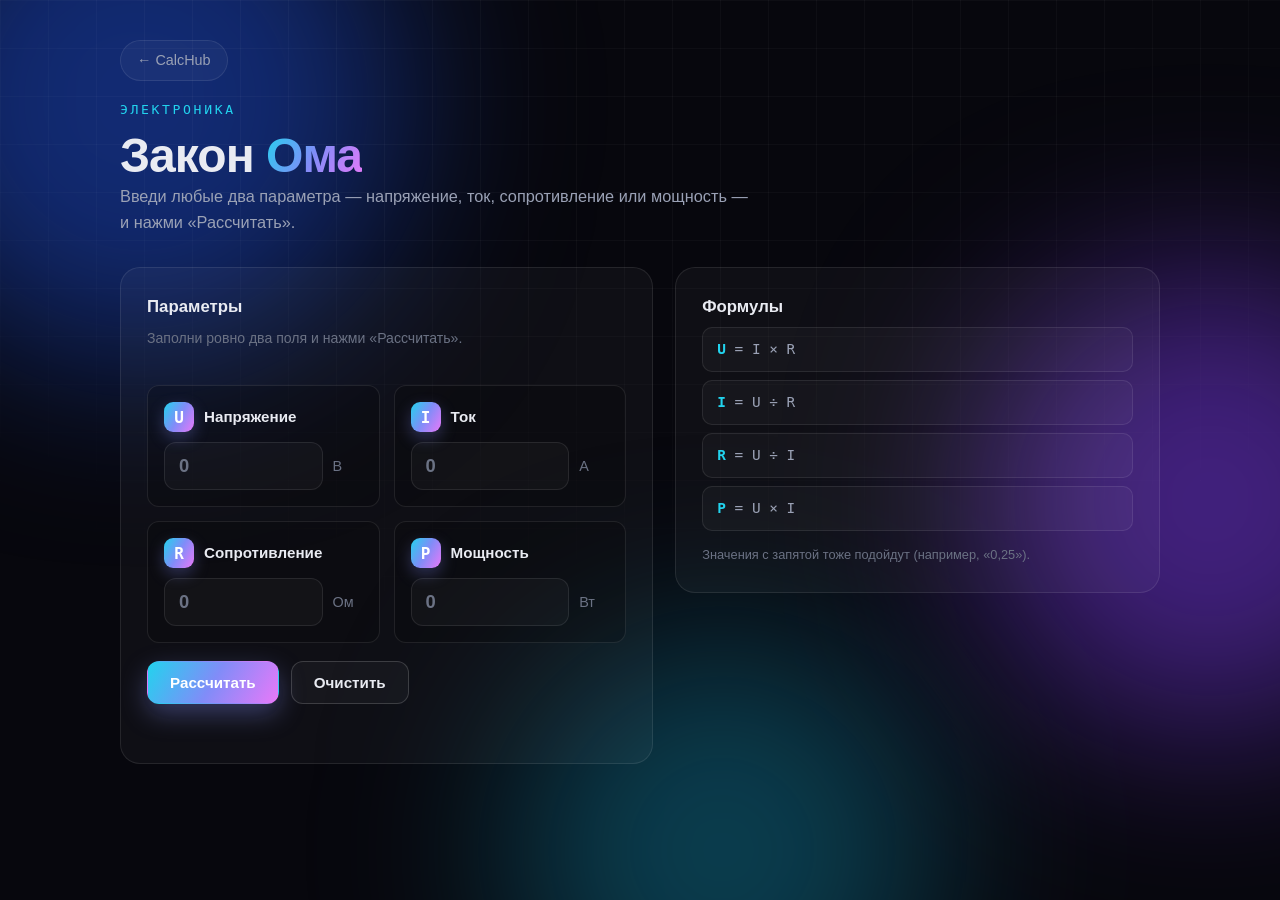
<file: calculators/ohm-law/index.html>
<!DOCTYPE html>
<html lang="ru">
<head>
  <meta charset="UTF-8">
  <meta name="viewport" content="width=device-width, initial-scale=1.0">
  <meta name="theme-color" content="#07070d">
  <meta name="description" content="Калькулятор закона Ома: введи любые два параметра — напряжение, ток, сопротивление или мощность — остальные рассчитаются автоматически.">
  <title>Закон Ома — CalcHub</title>
  <link rel="stylesheet" href="../shared/base.css">
  <link rel="stylesheet" href="style.css">
</head>
<body>
  <!-- Анимированный фон -->
  <div class="bg" aria-hidden="true">
    <div class="blob blob-1"></div>
    <div class="blob blob-2"></div>
    <div class="blob blob-3"></div>
    <div class="grid-overlay"></div>
  </div>

  <!-- Шапка -->
  <header class="calc-header">
    <a class="back-link" href="../../index.html">← CalcHub</a>
    <div>
      <p class="eyebrow">Электроника</p>
      <h1 class="calc-title">Закон <span class="grad-text">Ома</span></h1>
      <p class="calc-sub">
        Введи любые два параметра — напряжение, ток, сопротивление или мощность —
        и нажми «Рассчитать».
      </p>
    </div>
  </header>

  <main class="calc-page ohm-page">
    <div class="ohm-layout">
      <!-- Параметры -->
      <section class="panel">
        <div class="panel-head">
          <div>
            <div class="panel-title">Параметры</div>
            <p class="panel-hint">Заполни ровно два поля и нажми «Рассчитать».</p>
          </div>
        </div>

        <div class="fields">
          <div class="field" data-key="v">
            <div class="field-head">
              <span class="sym">U</span>
              <span class="fname">Напряжение</span>
            </div>
            <div class="field-input">
              <input class="input" type="text" id="in-v" placeholder="0" inputmode="decimal">
              <span class="unit">В</span>
            </div>
          </div>

          <div class="field" data-key="i">
            <div class="field-head">
              <span class="sym">I</span>
              <span class="fname">Ток</span>
            </div>
            <div class="field-input">
              <input class="input" type="text" id="in-i" placeholder="0" inputmode="decimal">
              <span class="unit">А</span>
            </div>
          </div>

          <div class="field" data-key="r">
            <div class="field-head">
              <span class="sym">R</span>
              <span class="fname">Сопротивление</span>
            </div>
            <div class="field-input">
              <input class="input" type="text" id="in-r" placeholder="0" inputmode="decimal">
              <span class="unit">Ом</span>
            </div>
          </div>

          <div class="field" data-key="p">
            <div class="field-head">
              <span class="sym">P</span>
              <span class="fname">Мощность</span>
            </div>
            <div class="field-input">
              <input class="input" type="text" id="in-p" placeholder="0" inputmode="decimal">
              <span class="unit">Вт</span>
            </div>
          </div>
        </div>

        <div class="actions">
          <button class="btn btn-primary" id="calcBtn" type="button">Рассчитать</button>
          <button class="btn btn-ghost" id="clearBtn" type="button">Очистить</button>
        </div>
        <p class="status" id="status" role="status" aria-live="polite"></p>
      </section>

      <!-- Формулы -->
      <aside class="panel formulas">
        <div class="panel-title">Формулы</div>
        <ul class="formula-list">
          <li><b>U</b> = I × R</li>
          <li><b>I</b> = U ÷ R</li>
          <li><b>R</b> = U ÷ I</li>
          <li><b>P</b> = U × I</li>
        </ul>
        <p class="legend-hint">Значения с запятой тоже подойдут (например, «0,25»).</p>
      </aside>
    </div>
  </main>

  <script src="script.js"></script>
</body>
</html>
</file>
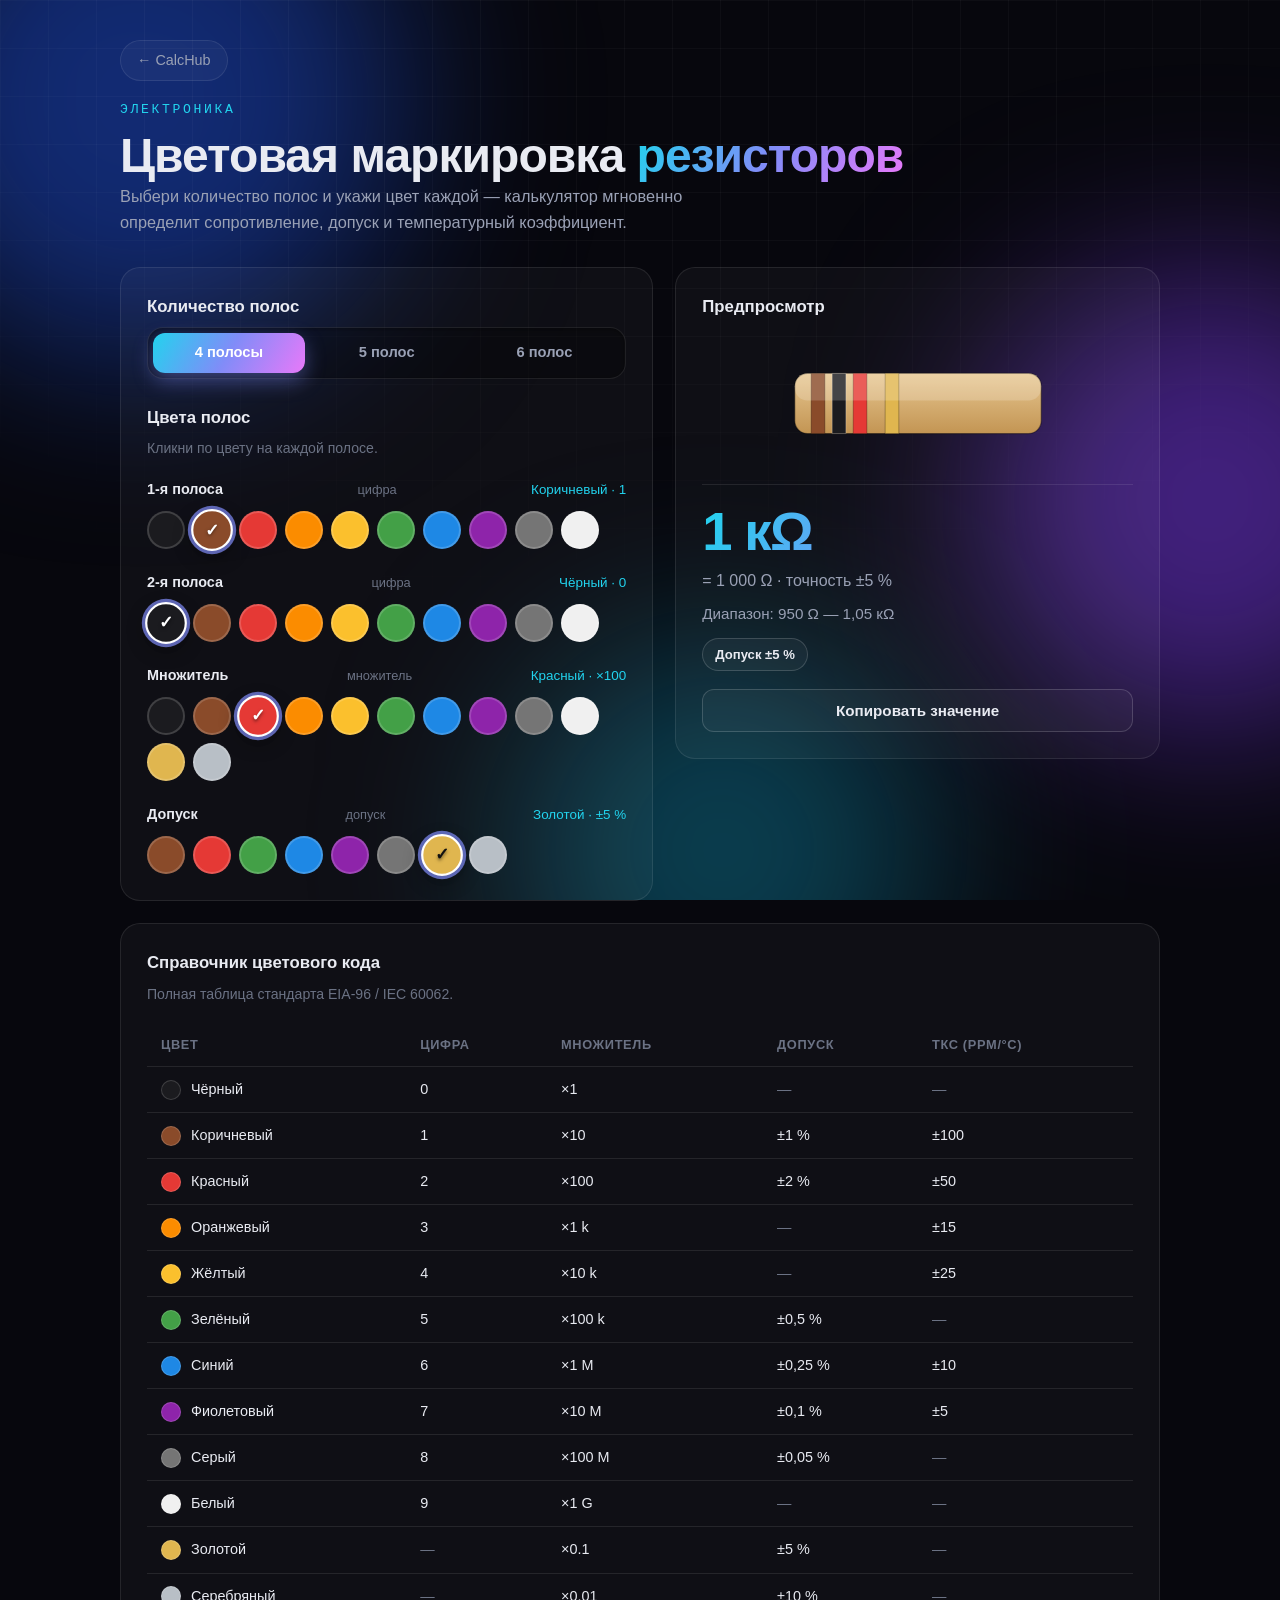
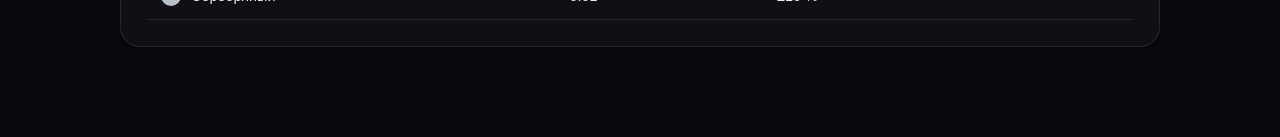
<file: calculators/resistor-color-code/index.html>
<!DOCTYPE html>
<html lang="ru">
<head>
  <meta charset="UTF-8">
  <meta name="viewport" content="width=device-width, initial-scale=1.0">
  <meta name="theme-color" content="#07070d">
  <meta name="description" content="Калькулятор цветовой маркировки резисторов: 4, 5 и 6 полос. Мгновенный расчёт сопротивления, допуска и ТКС.">
  <title>Цветовая маркировка резисторов — CalcHub</title>
  <link rel="stylesheet" href="../shared/base.css">
  <link rel="stylesheet" href="style.css">
</head>
<body>
  <!-- Анимированный фон -->
  <div class="bg" aria-hidden="true">
    <div class="blob blob-1"></div>
    <div class="blob blob-2"></div>
    <div class="blob blob-3"></div>
    <div class="grid-overlay"></div>
  </div>

  <!-- Шапка -->
  <header class="calc-header">
    <a class="back-link" href="../../index.html">← CalcHub</a>
    <div>
      <p class="eyebrow">Электроника</p>
      <h1 class="calc-title">Цветовая маркировка <span class="grad-text">резисторов</span></h1>
      <p class="calc-sub">
        Выбери количество полос и укажи цвет каждой — калькулятор мгновенно
        определит сопротивление, допуск и температурный коэффициент.
      </p>
    </div>
  </header>

  <main class="calc-page">
    <div class="layout">
      <!-- Левая колонка: настройка -->
      <section class="panel config">
        <div class="panel-title">Количество полос</div>
        <div class="segmented" id="bandToggle" role="tablist" aria-label="Количество полос">
          <button class="seg active" data-bands="4" role="tab">4 полосы</button>
          <button class="seg" data-bands="5" role="tab">5 полос</button>
          <button class="seg" data-bands="6" role="tab">6 полос</button>
        </div>

        <div class="panel-title" style="margin-top: 26px;">Цвета полос</div>
        <p class="panel-hint">Кликни по цвету на каждой полосе.</p>
        <div id="bands"></div>
      </section>

      <!-- Правая колонка: предпросмотр и результат -->
      <section class="panel preview">
        <div class="panel-title">Предпросмотр</div>
        <div class="resistor-wrap">
          <svg id="resistorSvg" viewBox="0 0 460 150" role="img" aria-label="Схема резистора с цветными полосами"></svg>
        </div>

        <div class="result">
          <div class="result-value" id="resultValue">—</div>
          <div class="result-meta" id="resultMeta">—</div>
          <div class="result-range" id="resultRange"></div>
          <div class="result-badges" id="resultBadges"></div>
        </div>

        <button class="btn btn-ghost" id="copyBtn" type="button">Копировать значение</button>
      </section>
    </div>

    <!-- Справочная таблица -->
    <section class="panel reference">
      <div class="panel-title">Справочник цветового кода</div>
      <p class="panel-hint">Полная таблица стандарта EIA-96 / IEC 60062.</p>
      <div class="table-wrap">
        <table class="color-table" id="colorTable"></table>
      </div>
    </section>
  </main>

  <script src="script.js"></script>
</body>
</html>
</file>
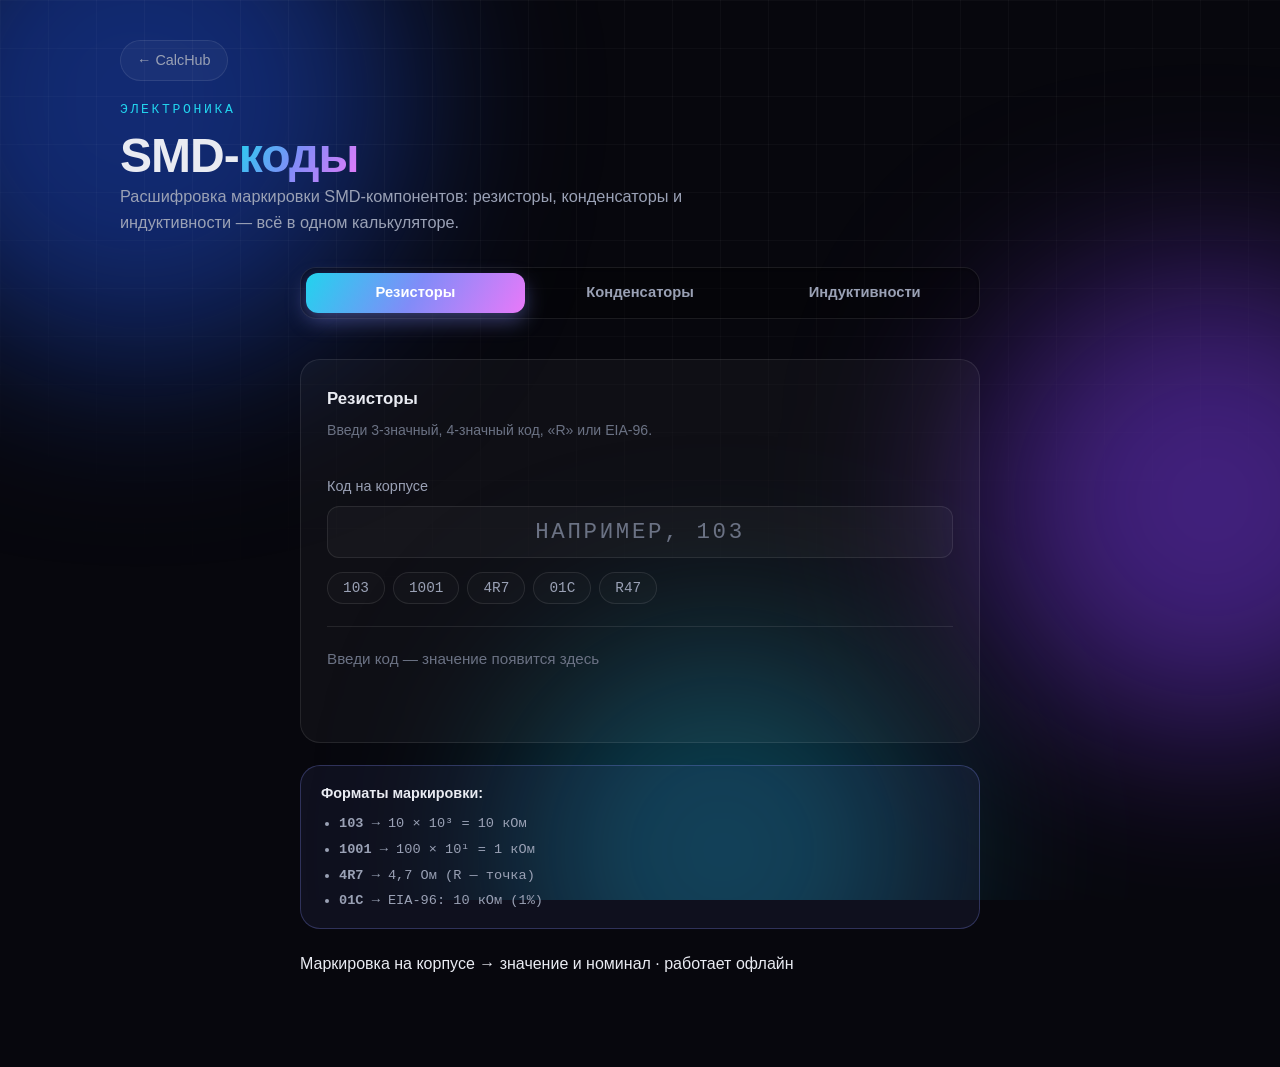
<file: calculators/smd-code/index.html>
<!DOCTYPE html>
<html lang="ru">
<head>
  <meta charset="UTF-8">
  <meta name="viewport" content="width=device-width, initial-scale=1.0">
  <meta name="theme-color" content="#07070d">
  <meta name="description" content="Калькулятор SMD-кодов: резисторы, конденсаторы и индуктивности в одном — расшифровка маркировки.">
  <title>SMD-коды — CalcHub</title>
  <link rel="stylesheet" href="../shared/base.css">
  <link rel="stylesheet" href="style.css">
</head>
<body>
  <!-- Анимированный фон -->
  <div class="bg" aria-hidden="true">
    <div class="blob blob-1"></div>
    <div class="blob blob-2"></div>
    <div class="blob blob-3"></div>
    <div class="grid-overlay"></div>
  </div>

  <!-- Шапка -->
  <header class="calc-header">
    <a class="back-link" href="../../index.html">← CalcHub</a>
    <div>
      <p class="eyebrow">Электроника</p>
      <h1 class="calc-title">SMD-<span class="grad-text">коды</span></h1>
      <p class="calc-sub">
        Расшифровка маркировки SMD-компонентов: резисторы, конденсаторы
        и индуктивности — всё в одном калькуляторе.
      </p>
    </div>
  </header>

  <main class="calc-page smd-page">
    <!-- Выбор типа компонента -->
    <div class="segmented smd-tabs" id="smdTabs" role="tablist" aria-label="Тип компонента">
      <button class="seg active" data-tab="resistor" type="button" role="tab">Резисторы</button>
      <button class="seg" data-tab="capacitor" type="button" role="tab">Конденсаторы</button>
      <button class="seg" data-tab="inductor" type="button" role="tab">Индуктивности</button>
    </div>

    <!-- Панель ввода -->
    <section class="panel">
      <div class="panel-head">
        <div>
          <div class="panel-title" id="smdTitle">Резисторы</div>
          <p class="panel-hint" id="smdHint">Введи код, напечатанный на корпусе.</p>
        </div>
      </div>

      <label class="field-label" for="smdInput">Код на корпусе</label>
      <input class="input smd-input" type="text" id="smdInput" placeholder="например, 103"
             autocomplete="off" spellcheck="false" autocapitalize="characters" inputmode="text">

      <div class="chips" id="smdExamples" aria-label="Примеры кодов"></div>

      <div class="smd-result" id="smdResult">
        <span class="smd-empty">Введи код — значение появится здесь</span>
      </div>
    </section>

    <!-- Подсказка -->
    <section class="tip">
      <strong>Форматы маркировки:</strong>
      <ul class="tip-list" id="smdTipList"></ul>
    </section>

    <footer class="calc-footer">
      Маркировка на корпусе → значение и номинал · работает офлайн
    </footer>
  </main>

  <script src="script.js"></script>
</body>
</html>
</file>
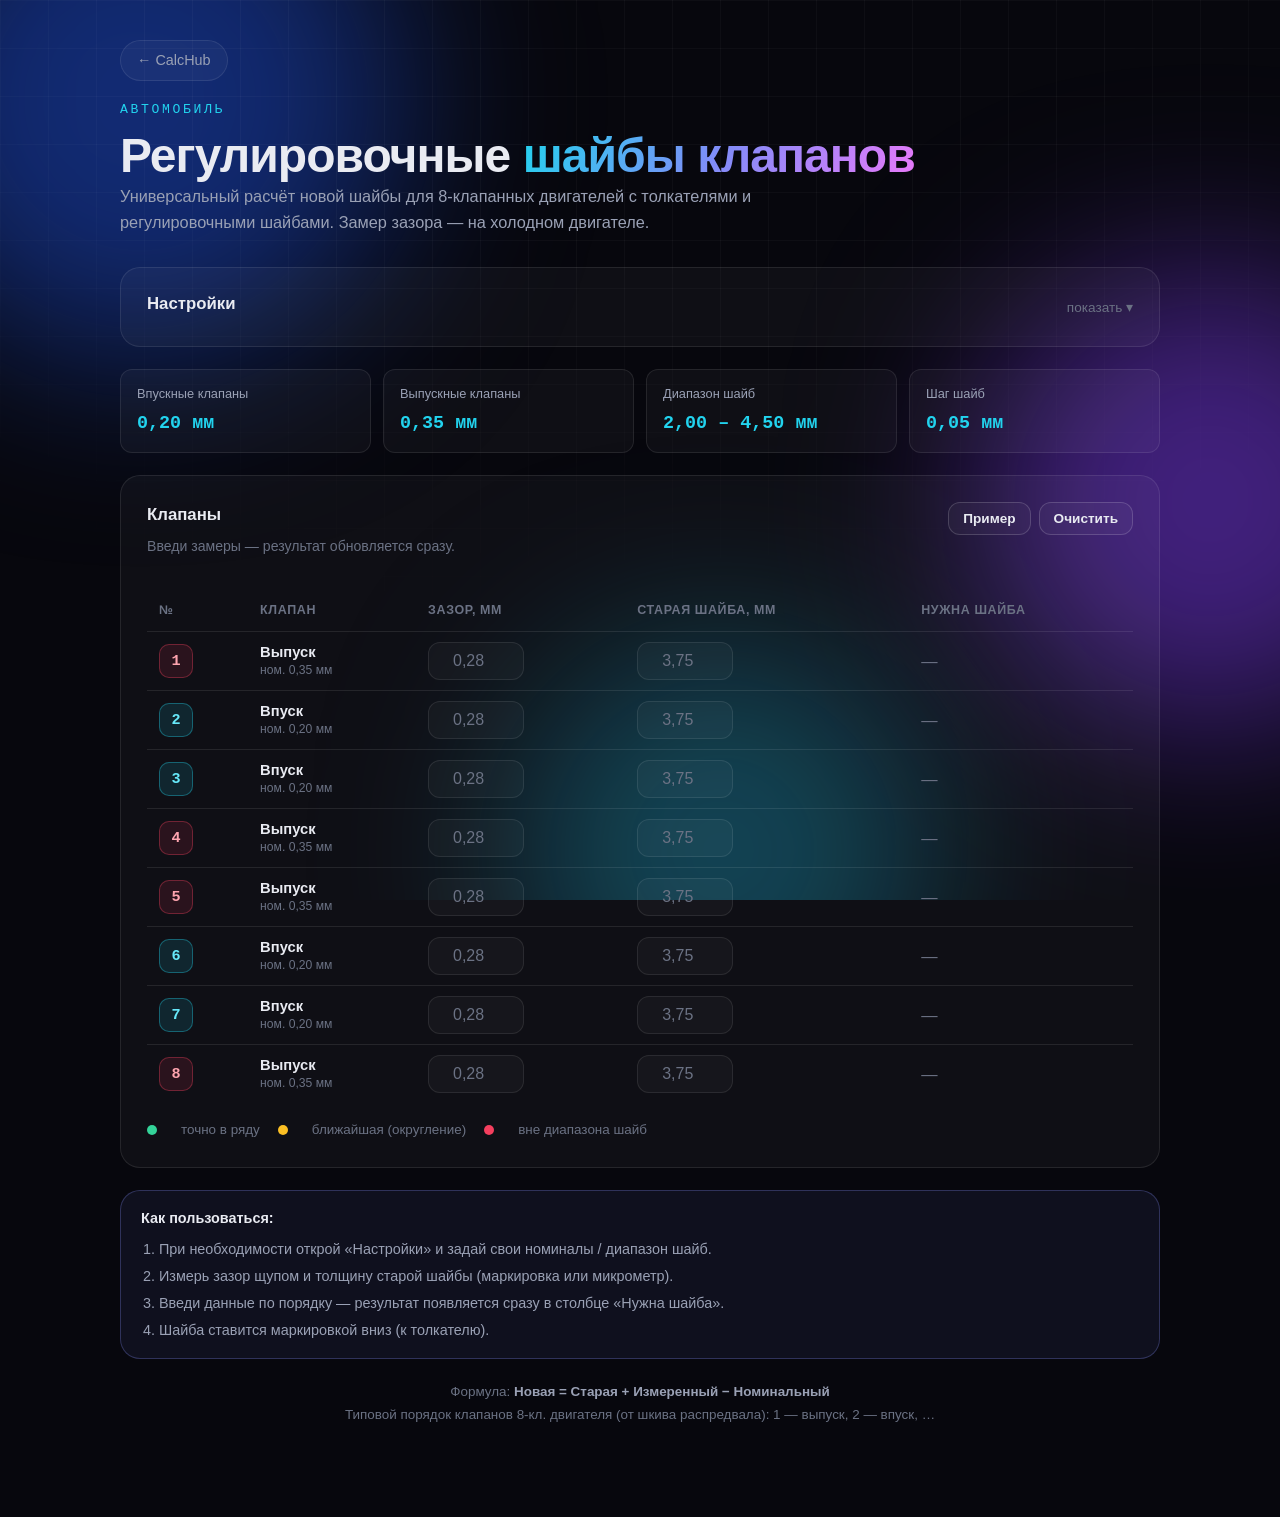
<file: calculators/valve-shim-calculator/index.html>
<!DOCTYPE html>
<html lang="ru">
<head>
  <meta charset="UTF-8">
  <meta name="viewport" content="width=device-width, initial-scale=1.0">
  <meta name="theme-color" content="#07070d">
  <meta name="description" content="Калькулятор регулировочных шайб клапанов для 8-клапанных двигателей. Расчёт новой шайбы по зазору и старой шайбе.">
  <title>Калькулятор регулировочных шайб клапанов — CalcHub</title>
  <link rel="stylesheet" href="../shared/base.css">
  <link rel="stylesheet" href="style.css">
</head>
<body>
  <!-- Анимированный фон -->
  <div class="bg" aria-hidden="true">
    <div class="blob blob-1"></div>
    <div class="blob blob-2"></div>
    <div class="blob blob-3"></div>
    <div class="grid-overlay"></div>
  </div>

  <!-- Шапка -->
  <header class="calc-header">
    <a class="back-link" href="../../index.html">← CalcHub</a>
    <div>
      <p class="eyebrow">Автомобиль</p>
      <h1 class="calc-title">Регулировочные <span class="grad-text">шайбы клапанов</span></h1>
      <p class="calc-sub">
        Универсальный расчёт новой шайбы для 8-клапанных двигателей
        с толкателями и регулировочными шайбами. Замер зазора — на холодном двигателе.
      </p>
    </div>
  </header>

  <main class="calc-page">
    <!-- Настройки -->
    <section class="panel settings">
      <button class="settings-header" type="button" id="settingsToggle" aria-expanded="false">
        <span class="panel-title">Настройки</span>
        <span class="settings-arrow">показать ▾</span>
      </button>
      <div class="settings-body" id="settingsBody">
        <div class="settings-grid">
          <div>
            <label class="field-label" for="cfg-in">Номинал впуск, мм</label>
            <input class="input" type="number" id="cfg-in" step="0.01" value="0.20">
          </div>
          <div>
            <label class="field-label" for="cfg-ex">Номинал выпуск, мм</label>
            <input class="input" type="number" id="cfg-ex" step="0.01" value="0.35">
          </div>
          <div>
            <label class="field-label" for="cfg-min">Мин. шайба, мм</label>
            <input class="input" type="number" id="cfg-min" step="0.05" value="2.00">
          </div>
          <div>
            <label class="field-label" for="cfg-max">Макс. шайба, мм</label>
            <input class="input" type="number" id="cfg-max" step="0.05" value="4.50">
          </div>
          <div>
            <label class="field-label" for="cfg-step">Шаг шайб, мм</label>
            <input class="input" type="number" id="cfg-step" step="0.01" value="0.05">
          </div>
        </div>
        <div class="settings-actions">
          <button class="btn btn-primary" id="applyBtn" type="button">Применить</button>
          <button class="btn btn-ghost" id="resetBtn" type="button">Сбросить</button>
        </div>
      </div>
    </section>

    <!-- Текущие параметры -->
    <section class="info-strip" id="infoStrip" aria-label="Текущие параметры">
      <div class="info-item"><span>Впускные клапаны</span><strong id="info-in">0,20 мм</strong></div>
      <div class="info-item"><span>Выпускные клапаны</span><strong id="info-ex">0,35 мм</strong></div>
      <div class="info-item"><span>Диапазон шайб</span><strong id="info-range">2,00 – 4,50 мм</strong></div>
      <div class="info-item"><span>Шаг шайб</span><strong id="info-step">0,05 мм</strong></div>
    </section>

    <!-- Ввод данных по клапанам -->
    <section class="panel valves-panel">
      <div class="panel-head">
        <div>
          <div class="panel-title">Клапаны</div>
          <p class="panel-hint">Введи замеры — результат обновляется сразу.</p>
        </div>
        <div class="panel-tools">
          <button class="btn btn-ghost btn-sm" id="exampleBtn" type="button">Пример</button>
          <button class="btn btn-ghost btn-sm" id="clearBtn" type="button">Очистить</button>
        </div>
      </div>

      <div class="table-wrap">
        <table class="valve-table">
          <thead>
            <tr>
              <th>№</th>
              <th>Клапан</th>
              <th>Зазор, мм</th>
              <th>Старая шайба, мм</th>
              <th>Нужна шайба</th>
            </tr>
          </thead>
          <tbody id="valves"></tbody>
        </table>
      </div>

      <p class="legend">
        <span class="legend-dot ok"></span> точно в ряду
        <span class="legend-dot approx"></span> ближайшая (округление)
        <span class="legend-dot out"></span> вне диапазона шайб
      </p>
    </section>

    <!-- Подсказка -->
    <section class="tip">
      <strong>Как пользоваться:</strong>
      <ol>
        <li>При необходимости открой «Настройки» и задай свои номиналы / диапазон шайб.</li>
        <li>Измерь зазор щупом и толщину старой шайбы (маркировка или микрометр).</li>
        <li>Введи данные по порядку — результат появляется сразу в столбце «Нужна шайба».</li>
        <li>Шайба ставится маркировкой вниз (к толкателю).</li>
      </ol>
    </section>

    <footer class="calc-footer">
      Формула: <strong>Новая = Старая + Измеренный − Номинальный</strong><br>
      Типовой порядок клапанов 8-кл. двигателя (от шкива распредвала): 1 — выпуск, 2 — впуск, …
    </footer>
  </main>

  <script src="script.js"></script>
</body>
</html>
</file>
<file: css/style.css>
/* ============================================================
   CalcHub — главный экран
   Тёмная тема · стеклянные карточки · анимированный фон
   ============================================================ */

:root {
  color-scheme: dark;
  --bg: #07070d;
  --bg-elevated: #0d0d17;
  --surface: rgba(255, 255, 255, 0.035);
  --surface-hover: rgba(255, 255, 255, 0.06);
  --border: rgba(255, 255, 255, 0.09);
  --border-strong: rgba(255, 255, 255, 0.16);
  --text: #e9ebf2;
  --text-muted: #9aa1b5;
  --text-faint: #6b7284;

  --cyan: #22d3ee;
  --indigo: #818cf8;
  --fuchsia: #e879f9;

  --grad: linear-gradient(120deg, #22d3ee 0%, #818cf8 50%, #e879f9 100%);
  --grad-2: linear-gradient(120deg, #f472b6 0%, #e879f9 45%, #818cf8 100%);

  --radius: 20px;
  --radius-sm: 12px;
  --maxw: 1200px;
  --ease: cubic-bezier(0.22, 1, 0.36, 1);
}

* { margin: 0; padding: 0; box-sizing: border-box; -webkit-tap-highlight-color: transparent; }

/* Атрибут hidden должен побеждать любой display из классов (grid/flex) */
[hidden] { display: none !important; }

html { scroll-behavior: smooth; -webkit-text-size-adjust: 100%; }

button, a, input, .card, .calc-item, .chip { touch-action: manipulation; }

body {
  font-family: "Segoe UI", "SF Pro Text", -apple-system, BlinkMacSystemFont, Roboto, Arial, sans-serif;
  background: var(--bg);
  color: var(--text);
  line-height: 1.6;
  overflow-x: hidden;
  -webkit-font-smoothing: antialiased;
  text-rendering: optimizeLegibility;
}

/* Убираем системный курсор, если поддерживается кастомный */
body.custom-cursor, body.custom-cursor * { cursor: none; }

::selection { background: rgba(129, 140, 248, 0.4); color: #fff; }

a { color: inherit; text-decoration: none; }

/* Прокрутка */
::-webkit-scrollbar { width: 10px; }
::-webkit-scrollbar-track { background: var(--bg); }
::-webkit-scrollbar-thumb {
  background: linear-gradient(180deg, rgba(34,211,238,.5), rgba(232,121,249,.5));
  border-radius: 8px;
  border: 2px solid var(--bg);
}

/* ============================================================
   Кастомный курсор
   ============================================================ */
.cursor-dot, .cursor-ring {
  position: fixed;
  top: 0; left: 0;
  pointer-events: none;
  z-index: 9999;
  border-radius: 50%;
  transform: translate(-50%, -50%);
  opacity: 0;
  transition: opacity .3s;
}
.cursor-dot {
  width: 7px; height: 7px;
  background: #fff;
  box-shadow: 0 0 10px rgba(129,140,248,.9);
}
.cursor-ring {
  width: 36px; height: 36px;
  border: 1.5px solid rgba(129,140,248,.7);
  transition: opacity .3s, width .2s, height .2s, border-color .2s;
}
.cursor-ring.is-hover { width: 54px; height: 54px; border-color: rgba(34,211,238,.9); }
body.custom-cursor .cursor-dot,
body.custom-cursor .cursor-ring { opacity: 1; }

/* ============================================================
   Фон
   ============================================================ */
.bg {
  position: fixed;
  inset: 0;
  z-index: -2;
  overflow: hidden;
}
.blob {
  position: absolute;
  border-radius: 50%;
  filter: blur(90px);
  opacity: .5;
  mix-blend-mode: screen;
  will-change: transform;
}
.blob-1 { width: 520px; height: 520px; background: #1d4ed8; top: -160px; left: -120px; animation: drift1 26s var(--ease) infinite alternate; }
.blob-2 { width: 460px; height: 460px; background: #7c3aed; top: 30%; right: -160px; animation: drift2 32s var(--ease) infinite alternate; }
.blob-3 { width: 420px; height: 420px; background: #0e7490; bottom: -160px; left: 40%; animation: drift3 38s var(--ease) infinite alternate; }

@keyframes drift1 { to { transform: translate(90px, 70px) scale(1.15); } }
@keyframes drift2 { to { transform: translate(-80px, 60px) scale(1.1); } }
@keyframes drift3 { to { transform: translate(60px, -60px) scale(1.2); } }

.grid-overlay {
  position: absolute;
  inset: 0;
  background-image:
    linear-gradient(rgba(255,255,255,.035) 1px, transparent 1px),
    linear-gradient(90deg, rgba(255,255,255,.035) 1px, transparent 1px);
  background-size: 48px 48px;
  mask-image: radial-gradient(ellipse 90% 70% at 50% 0%, #000 40%, transparent 100%);
  -webkit-mask-image: radial-gradient(ellipse 90% 70% at 50% 0%, #000 40%, transparent 100%);
}

.noise {
  position: absolute;
  inset: 0;
  opacity: .04;
  background-image: url("data:image/svg+xml,%3Csvg xmlns='http://www.w3.org/2000/svg' width='160' height='160'%3E%3Cfilter id='n'%3E%3CfeTurbulence type='fractalNoise' baseFrequency='0.9' numOctaves='2'/%3E%3C/filter%3E%3Crect width='100%25' height='100%25' filter='url(%23n)'/%3E%3C/svg%3E");
}

/* ============================================================
   Шапка
   ============================================================ */
.header {
  position: sticky;
  top: 0;
  z-index: 100;
  display: flex;
  align-items: center;
  justify-content: space-between;
  gap: 24px;
  padding: 16px clamp(20px, 5vw, 56px);
  backdrop-filter: blur(16px);
  -webkit-backdrop-filter: blur(16px);
  background: rgba(7, 7, 13, 0.55);
  border-bottom: 1px solid var(--border);
}

.logo {
  display: inline-flex;
  align-items: center;
  gap: 10px;
  font-weight: 800;
  font-size: 1.25rem;
  letter-spacing: -0.02em;
}
.logo-mark {
  display: grid;
  place-items: center;
  width: 34px; height: 34px;
  border-radius: 10px;
  font-size: 1.15rem;
  color: #fff;
  background: var(--grad);
  box-shadow: 0 6px 20px rgba(129,140,248,.4);
}
.logo-accent {
  background: var(--grad);
  -webkit-background-clip: text;
  background-clip: text;
  color: transparent;
}

.nav { display: flex; gap: 8px; }
.nav-link {
  position: relative;
  padding: 8px 14px;
  border-radius: 10px;
  color: var(--text-muted);
  font-size: .95rem;
  font-weight: 500;
  transition: color .25s, background .25s;
}
.nav-link:hover { color: var(--text); background: var(--surface); }

/* Кнопки */
.btn {
  display: inline-flex;
  align-items: center;
  gap: 8px;
  padding: 10px 20px;
  border-radius: 12px;
  font-weight: 600;
  font-size: .95rem;
  border: 1px solid transparent;
  transition: transform .2s var(--ease), box-shadow .2s, background .2s, border-color .2s;
}
.btn-ghost {
  border-color: var(--border-strong);
  color: var(--text);
  background: var(--surface);
}
.btn-ghost:hover {
  background: var(--surface-hover);
  border-color: rgba(129,140,248,.6);
  box-shadow: 0 8px 26px rgba(129,140,248,.2);
  transform: translateY(-2px);
}

/* ============================================================
   Герой
   ============================================================ */
.hero {
  max-width: var(--maxw);
  margin: 0 auto;
  padding: clamp(70px, 12vh, 130px) clamp(20px, 5vw, 40px) 40px;
  text-align: center;
  display: flex;
  flex-direction: column;
  align-items: center;
}

.badge {
  display: inline-flex;
  align-items: center;
  gap: 10px;
  padding: 8px 16px;
  border-radius: 999px;
  background: var(--surface);
  border: 1px solid var(--border);
  color: var(--text-muted);
  font-size: .88rem;
  margin-bottom: 28px;
}
.badge strong { color: var(--text); }
.badge-pulse {
  width: 8px; height: 8px;
  border-radius: 50%;
  background: #34d399;
  box-shadow: 0 0 0 0 rgba(52,211,153,.6);
  animation: pulse 2s infinite;
}
@keyframes pulse {
  0% { box-shadow: 0 0 0 0 rgba(52,211,153,.55); }
  70% { box-shadow: 0 0 0 9px rgba(52,211,153,0); }
  100% { box-shadow: 0 0 0 0 rgba(52,211,153,0); }
}

.hero-title {
  font-size: clamp(2.6rem, 7vw, 4.8rem);
  font-weight: 850;
  line-height: 1.05;
  letter-spacing: -0.03em;
  margin-bottom: 22px;
}
.grad-text {
  background: var(--grad);
  -webkit-background-clip: text;
  background-clip: text;
  color: transparent;
}
.grad-text-2 { background: var(--grad-2); -webkit-background-clip: text; background-clip: text; }

.hero-sub {
  max-width: 620px;
  color: var(--text-muted);
  font-size: 1.08rem;
  margin-bottom: 40px;
}

/* Поиск */
.search {
  position: relative;
  display: flex;
  align-items: center;
  width: min(640px, 100%);
  background: var(--surface);
  border: 1px solid var(--border);
  border-radius: 16px;
  padding: 6px 6px 6px 18px;
  transition: border-color .25s, box-shadow .25s, background .25s;
}
.search:focus-within {
  border-color: rgba(129,140,248,.7);
  box-shadow: 0 0 0 4px rgba(129,140,248,.15), 0 16px 40px rgba(0,0,0,.4);
  background: var(--surface-hover);
}
.search-icon {
  display: grid;
  place-items: center;
  color: var(--text-faint);
  margin-right: 12px;
  flex-shrink: 0;
}
.search-icon svg { width: 20px; height: 20px; }
.search-input {
  flex: 1;
  background: transparent;
  border: none;
  outline: none;
  color: var(--text);
  font-size: 1.02rem;
  padding: 12px 0;
  font-family: inherit;
}
.search-input::placeholder { color: var(--text-faint); }
.search-kbd {
  display: inline-flex;
  align-items: center;
  justify-content: center;
  min-width: 26px; height: 26px;
  padding: 0 7px;
  border-radius: 7px;
  border: 1px solid var(--border-strong);
  background: rgba(255,255,255,.04);
  color: var(--text-faint);
  font-family: "Cascadia Code", Consolas, monospace;
  font-size: .8rem;
  margin-left: 8px;
  flex-shrink: 0;
}
.search-clear {
  display: grid;
  place-items: center;
  width: 34px; height: 34px;
  margin-left: 6px;
  border: none;
  border-radius: 10px;
  background: var(--surface-hover);
  color: var(--text-muted);
  font-size: .95rem;
  flex-shrink: 0;
  transition: background .2s, color .2s;
}
.search-clear:hover { background: rgba(244,63,94,.18); color: #fda4af; }

/* ---------- Результаты поиска (прямой переход к калькулятору) ---------- */
.search-results {
  width: min(640px, 100%);
  margin-top: 12px;
  border-radius: 16px;
  border: 1px solid var(--border);
  background: rgba(13, 13, 22, .92);
  backdrop-filter: blur(14px);
  -webkit-backdrop-filter: blur(14px);
  box-shadow: 0 26px 60px -26px rgba(0, 0, 0, .9);
  overflow: hidden;
  text-align: left;
  animation: sr-in .22s var(--ease);
}
@keyframes sr-in { from { opacity: 0; transform: translateY(-6px); } to { opacity: 1; transform: none; } }

.sr-head {
  padding: 10px 16px;
  font-size: .72rem;
  letter-spacing: .1em;
  text-transform: uppercase;
  color: var(--text-faint);
  border-bottom: 1px solid var(--border);
  background: rgba(255, 255, 255, .02);
}
.sr-item {
  display: flex;
  align-items: center;
  gap: 12px;
  width: 100%;
  padding: 11px 16px;
  border: none;
  border-bottom: 1px solid rgba(255, 255, 255, .05);
  background: transparent;
  color: inherit;
  font-family: inherit;
  text-align: left;
  cursor: pointer;
  transition: background .15s;
}
.sr-item:last-child { border-bottom: none; }
.sr-item:hover,
.sr-item.active {
  background: linear-gradient(90deg, rgba(34, 211, 238, .14), rgba(129, 140, 248, .1));
  box-shadow: inset 3px 0 0 var(--cyan);
}
.sr-ico {
  display: grid;
  place-items: center;
  width: 36px; height: 36px;
  border-radius: 10px;
  font-size: 1.05rem;
  flex-shrink: 0;
  background: rgba(255, 255, 255, .05);
  border: 1px solid var(--border);
}
.sr-text { flex: 1; min-width: 0; }
.sr-text b { display: block; font-size: .94rem; font-weight: 600; }
.sr-text span {
  display: block;
  color: var(--text-faint);
  font-size: .79rem;
  overflow: hidden;
  text-overflow: ellipsis;
  white-space: nowrap;
}
.sr-cat {
  flex-shrink: 0;
  font-size: .72rem;
  font-weight: 600;
  color: var(--c);
  border: 1px solid var(--c);
  border-radius: 999px;
  padding: 3px 10px;
  white-space: nowrap;
  background: rgba(255, 255, 255, .04);
}
.sr-none { padding: 14px 16px; color: var(--text-muted); font-size: .9rem; }

/* Чипы-подсказки */
.chips {
  display: flex;
  flex-wrap: wrap;
  justify-content: center;
  gap: 10px;
  margin-top: 26px;
}
.chip {
  padding: 7px 15px;
  border-radius: 999px;
  border: 1px solid var(--border);
  background: rgba(255,255,255,.02);
  color: var(--text-muted);
  font-size: .88rem;
  transition: border-color .2s, color .2s, background .2s, transform .2s;
}
.chip:hover {
  border-color: rgba(129,140,248,.6);
  color: var(--text);
  background: var(--surface-hover);
  transform: translateY(-2px);
}

/* ============================================================
   Статистика
   ============================================================ */
.stats {
  max-width: var(--maxw);
  margin: 10px auto 0;
  padding: 30px clamp(20px, 5vw, 40px);
  display: flex;
  align-items: center;
  justify-content: center;
  flex-wrap: wrap;
  gap: clamp(20px, 5vw, 60px);
}
.stat { text-align: center; min-width: 90px; }
.stat-num {
  display: block;
  font-size: 2.4rem;
  font-weight: 800;
  letter-spacing: -0.02em;
  font-family: "Cascadia Code", Consolas, monospace;
  background: var(--grad);
  -webkit-background-clip: text;
  background-clip: text;
  color: transparent;
}
.stat-pct { font-size: 1.4rem; }
.stat-label { color: var(--text-muted); font-size: .9rem; }
.stat-divider { width: 1px; height: 40px; background: var(--border); }

/* Кликабельная статистика */
.stat-btn {
  background: none;
  border: none;
  color: inherit;
  font-family: inherit;
  cursor: pointer;
  border-radius: 14px;
  padding: 8px 14px;
  transition: background .2s, transform .2s var(--ease);
}
.stat-btn:hover { background: var(--surface-hover); transform: translateY(-2px); }
.stat-btn:hover .stat-label { color: var(--text); }

/* ============================================================
   Быстрый доступ: недавние и избранное
   ============================================================ */
.quick-access {
  max-width: var(--maxw);
  margin: 0 auto;
  padding: 6px clamp(20px, 5vw, 40px) 0;
  display: grid;
  gap: 18px;
}
.qa-title {
  font-family: "Cascadia Code", Consolas, monospace;
  font-size: .76rem;
  letter-spacing: .16em;
  text-transform: uppercase;
  color: var(--text-faint);
  margin-bottom: 10px;
}
.qa-row { display: flex; flex-wrap: wrap; gap: 10px; }
.qa-item {
  display: inline-flex;
  align-items: center;
  gap: 9px;
  padding: 9px 16px 9px 12px;
  border-radius: 999px;
  border: 1px solid var(--border);
  background: var(--surface);
  color: var(--text-muted);
  font-size: .89rem;
  font-weight: 500;
  font-family: inherit;
  cursor: pointer;
  max-width: 100%;
  transition: border-color .2s, color .2s, background .2s, transform .2s var(--ease);
}
.qa-item:hover {
  border-color: var(--border-strong);
  color: var(--text);
  background: var(--surface-hover);
  transform: translateY(-2px);
}
.qa-item .qa-ico { font-size: 1.05rem; }
.qa-item .qa-name { overflow: hidden; text-overflow: ellipsis; white-space: nowrap; }

/* ============================================================
   Избранное и подсветка поиска
   ============================================================ */
.star-btn {
  flex-shrink: 0;
  display: grid;
  place-items: center;
  width: 34px;
  height: 34px;
  border: 1px solid var(--border);
  border-radius: 10px;
  background: rgba(255, 255, 255, .03);
  color: var(--text-faint);
  font-size: 1rem;
  line-height: 1;
  cursor: pointer;
  transition: color .2s, border-color .2s, background .2s, transform .2s var(--ease);
}
.star-btn:hover { color: #fbbf24; border-color: rgba(251, 191, 36, .5); transform: scale(1.08); }
.star-btn.on { color: #fbbf24; border-color: rgba(251, 191, 36, .55); background: rgba(251, 191, 36, .12); }

mark {
  background: rgba(251, 191, 36, .28);
  color: inherit;
  border-radius: 3px;
  padding: 0 1px;
}

/* ============================================================
   Загрузка калькулятора
   ============================================================ */
.frame-wrap { position: relative; }
.frame-loader {
  position: absolute;
  inset: 0;
  display: grid;
  place-items: center;
  background: var(--bg);
  z-index: 2;
  transition: opacity .3s;
}
.frame-loader.done { opacity: 0; pointer-events: none; }
.spinner {
  width: 34px;
  height: 34px;
  border-radius: 50%;
  border: 3px solid rgba(255, 255, 255, .12);
  border-top-color: var(--cyan);
  animation: spin .8s linear infinite;
}
@keyframes spin { to { transform: rotate(360deg); } }

/* ============================================================
   Категории
   ============================================================ */
.categories {
  max-width: var(--maxw);
  margin: 0 auto;
  padding: clamp(60px, 9vh, 100px) clamp(20px, 5vw, 40px);
}
.section-head { text-align: center; margin-bottom: 52px; }
.eyebrow {
  font-family: "Cascadia Code", Consolas, monospace;
  font-size: .82rem;
  letter-spacing: .2em;
  text-transform: uppercase;
  color: var(--cyan);
  margin-bottom: 14px;
}
.section-title {
  font-size: clamp(1.9rem, 4.5vw, 3rem);
  font-weight: 800;
  letter-spacing: -0.02em;
  margin-bottom: 14px;
}
.section-sub { color: var(--text-muted); max-width: 560px; margin: 0 auto; font-size: 1.02rem; }

.grid {
  display: grid;
  grid-template-columns: repeat(auto-fill, minmax(270px, 1fr));
  gap: 22px;
}

/* Карточка категории */
.card {
  position: relative;
  display: flex;
  flex-direction: column;
  padding: 26px;
  border-radius: var(--radius);
  background: var(--surface);
  border: 1px solid var(--border);
  overflow: hidden;
  transition: transform .35s var(--ease), border-color .35s, box-shadow .35s, background .35s;
  transform-style: preserve-3d;
  will-change: transform;
}
.card::before {
  content: "";
  position: absolute;
  inset: 0;
  border-radius: inherit;
  background: radial-gradient(600px circle at var(--mx, 50%) var(--my, 0%), var(--card-glow, rgba(129,140,248,.12)), transparent 45%);
  opacity: 0;
  transition: opacity .35s;
  pointer-events: none;
}
.card:hover {
  border-color: var(--border-strong);
  box-shadow: 0 30px 60px -20px rgba(0,0,0,.6);
  background: var(--surface-hover);
}
.card:hover::before { opacity: 1; }
.card.reveal { opacity: 0; transform: translateY(30px); }
.card.reveal.visible { opacity: 1; transform: translateY(0); }

.card-top { display: flex; align-items: center; justify-content: space-between; margin-bottom: 20px; transform: translateZ(30px); }
.card-icon {
  display: grid;
  place-items: center;
  width: 56px; height: 56px;
  border-radius: 16px;
  font-size: 1.7rem;
  background: var(--icon-bg, var(--grad));
  box-shadow: 0 10px 26px var(--icon-shadow, rgba(129,140,248,.35));
}
.card-count {
  font-family: "Cascadia Code", Consolas, monospace;
  font-size: .8rem;
  color: var(--text-faint);
  background: rgba(255,255,255,.05);
  border: 1px solid var(--border);
  padding: 4px 10px;
  border-radius: 999px;
}
.card-title { font-size: 1.25rem; font-weight: 700; margin-bottom: 8px; transform: translateZ(20px); }
.card-desc { color: var(--text-muted); font-size: .92rem; margin-bottom: 20px; flex: 1; }

.card-list { display: flex; flex-wrap: wrap; gap: 7px; margin-bottom: 18px; }
.card-list span {
  font-size: .78rem;
  padding: 5px 11px;
  border-radius: 8px;
  background: rgba(255,255,255,.04);
  border: 1px solid var(--border);
  color: var(--text-muted);
  white-space: nowrap;
}

.card-open {
  display: inline-flex;
  align-items: center;
  gap: 6px;
  font-size: .9rem;
  font-weight: 600;
  color: var(--text-muted);
  transition: color .25s, gap .25s;
}
.card-open .arrow { transition: transform .25s var(--ease); }
.card:hover .card-open { color: var(--cyan); }
.card:hover .card-open .arrow { transform: translateX(4px); }

.empty-state {
  text-align: center;
  color: var(--text-muted);
  padding: 50px 20px;
  font-size: 1.05rem;
}

/* ============================================================
   О проекте
   ============================================================ */
.about {
  max-width: var(--maxw);
  margin: 0 auto;
  padding: 20px clamp(20px, 5vw, 40px) clamp(70px, 10vh, 120px);
}
.about-card {
  position: relative;
  text-align: center;
  padding: clamp(40px, 7vw, 70px);
  border-radius: 28px;
  border: 1px solid var(--border);
  background: linear-gradient(160deg, rgba(129,140,248,.08), rgba(232,121,249,.05)), var(--surface);
  overflow: hidden;
}
.about-card::after {
  content: "";
  position: absolute;
  top: -60%; left: 50%;
  width: 500px; height: 500px;
  transform: translateX(-50%);
  background: radial-gradient(circle, rgba(129,140,248,.25), transparent 60%);
  pointer-events: none;
}
.about-tags {
  display: flex;
  flex-wrap: wrap;
  justify-content: center;
  gap: 10px;
  margin-top: 30px;
}
.tag {
  padding: 8px 16px;
  border-radius: 999px;
  border: 1px solid var(--border-strong);
  background: rgba(255,255,255,.03);
  color: var(--text);
  font-size: .88rem;
  font-weight: 500;
}

/* ============================================================
   Подвал
   ============================================================ */
.footer {
  border-top: 1px solid var(--border);
  padding: 28px clamp(20px, 5vw, 56px);
  background: rgba(7,7,13,.6);
  backdrop-filter: blur(10px);
  -webkit-backdrop-filter: blur(10px);
}
.footer-inner {
  max-width: var(--maxw);
  margin: 0 auto;
  display: flex;
  align-items: center;
  justify-content: space-between;
  flex-wrap: wrap;
  gap: 16px;
}
.logo-sm { font-size: 1.05rem; }
.logo-sm .logo-mark { width: 28px; height: 28px; font-size: .95rem; border-radius: 8px; }
.footer-note { color: var(--text-faint); font-size: .9rem; }

/* ============================================================
   Toast
   ============================================================ */
.toast {
  position: fixed;
  bottom: 28px;
  left: 50%;
  transform: translate(-50%, 20px);
  background: rgba(20, 22, 34, 0.9);
  border: 1px solid var(--border-strong);
  color: var(--text);
  padding: 13px 22px;
  border-radius: 14px;
  font-size: .95rem;
  box-shadow: 0 20px 50px rgba(0,0,0,.5);
  opacity: 0;
  pointer-events: none;
  transition: opacity .3s, transform .3s var(--ease);
  z-index: 200;
  backdrop-filter: blur(12px);
  -webkit-backdrop-filter: blur(12px);
}
.toast.show { opacity: 1; transform: translate(-50%, 0); }

/* ============================================================
   Встроенные виды: категория и калькулятор
   ============================================================ */
.view {
  max-width: var(--maxw);
  margin: 0 auto;
  padding: 40px clamp(20px, 5vw, 40px) 90px;
  animation: view-in .35s var(--ease);
}
@keyframes view-in {
  from { opacity: 0; transform: translateY(14px); }
  to { opacity: 1; transform: none; }
}

.view-head {
  display: flex;
  align-items: center;
  gap: 14px;
  flex-wrap: wrap;
  margin-bottom: 22px;
}
.back-link {
  display: inline-flex;
  align-items: center;
  gap: 8px;
  padding: 9px 16px;
  border-radius: 999px;
  border: 1px solid var(--border);
  background: var(--surface);
  color: var(--text-muted);
  font-size: .9rem;
  font-weight: 500;
  font-family: inherit;
  cursor: pointer;
  transition: color .2s, border-color .2s, transform .2s;
}
.back-link:hover { color: var(--text); border-color: var(--border-strong); transform: translateX(-3px); }
.breadcrumb { color: var(--text-faint); font-size: .88rem; }
.breadcrumb b { color: var(--text-muted); font-weight: 600; }

/* Заголовок категории */
.cat-hero {
  display: flex;
  align-items: center;
  gap: 20px;
  padding: 26px;
  border-radius: var(--radius);
  border: 1px solid var(--border);
  background: var(--surface);
  margin-bottom: 28px;
}
.cat-hero .cat-icon {
  display: grid;
  place-items: center;
  width: 72px;
  height: 72px;
  border-radius: 20px;
  font-size: 2.2rem;
  flex-shrink: 0;
  box-shadow: 0 14px 34px rgba(0,0,0,.35);
}
.cat-hero h2 { font-size: 1.7rem; font-weight: 800; letter-spacing: -0.02em; }
.cat-hero p { color: var(--text-muted); font-size: .98rem; }
.cat-hero .cat-meta {
  margin-top: 6px;
  font-family: "Cascadia Code", Consolas, monospace;
  font-size: .8rem;
  color: var(--text-faint);
}

/* Список калькуляторов (подвкладки) */
.calc-list {
  display: grid;
  grid-template-columns: repeat(auto-fill, minmax(280px, 1fr));
  gap: 16px;
}
.calc-item {
  position: relative;
  display: flex;
  align-items: center;
  gap: 16px;
  padding: 20px;
  border-radius: var(--radius);
  border: 1px solid var(--border);
  background: var(--surface);
  cursor: pointer;
  transition: transform .3s var(--ease), border-color .3s, background .3s, box-shadow .3s;
}
.calc-item:hover:not(.disabled) {
  transform: translateY(-4px);
  border-color: var(--border-strong);
  background: var(--surface-hover);
  box-shadow: 0 22px 44px -18px rgba(0,0,0,.6);
}
.calc-item.disabled { cursor: default; opacity: .55; }
.calc-icon {
  display: grid;
  place-items: center;
  width: 52px;
  height: 52px;
  border-radius: 14px;
  font-size: 1.5rem;
  flex-shrink: 0;
  background: rgba(255,255,255,.05);
  border: 1px solid var(--border);
}
.calc-item:hover:not(.disabled) .calc-icon { border-color: var(--border-strong); }
.calc-info { flex: 1; min-width: 0; }
.calc-info h3 { font-size: 1.02rem; font-weight: 700; margin-bottom: 3px; }
.calc-info p {
  color: var(--text-muted);
  font-size: .85rem;
  line-height: 1.45;
  display: -webkit-box;
  -webkit-line-clamp: 2;
  -webkit-box-orient: vertical;
  overflow: hidden;
}
.calc-status {
  flex-shrink: 0;
  font-size: .76rem;
  font-weight: 600;
  padding: 4px 11px;
  border-radius: 999px;
  white-space: nowrap;
}
.calc-status.on {
  color: #67e8f9;
  background: rgba(34, 211, 238, 0.12);
  border: 1px solid rgba(34, 211, 238, 0.4);
}
.calc-status.off {
  color: var(--text-faint);
  background: rgba(255,255,255,.04);
  border: 1px solid var(--border);
}

/* Обёртка iframe калькулятора */
.frame-wrap {
  border-radius: var(--radius);
  border: 1px solid var(--border);
  overflow: hidden;
  background: var(--bg);
  box-shadow: 0 30px 70px -30px rgba(0,0,0,.7);
}
.frame-wrap iframe {
  display: block;
  width: 100%;
  height: calc(100vh - 190px);
  height: calc(100dvh - 190px);
  min-height: 640px;
  border: 0;
}

/* ============================================================
   Адаптивность
   ============================================================ */
@media (max-width: 640px) {
  .nav { display: none; }
  .header-cta { margin-left: auto; }
  .header { padding: 12px 16px; }
  .search-kbd { display: none; }
  .stat-divider { display: none; }
  .stats { gap: 24px; }
  .stat-num { font-size: 1.9rem; }
  .grid { grid-template-columns: 1fr; }
  .calc-list { grid-template-columns: 1fr; }
  .cat-hero { flex-direction: column; text-align: center; }
  .frame-wrap iframe { height: calc(100vh - 150px); height: calc(100dvh - 150px); min-height: 0; }
  .hero { padding-top: clamp(40px, 8vh, 70px); }
  .hero-title { font-size: clamp(2rem, 9vw, 3.2rem); }
}

@media (prefers-reduced-motion: reduce) {
  * { animation: none !important; transition: none !important; }
  html { scroll-behavior: auto; }
  .blob { animation: none !important; }
}
</file>
<file: backup/css/style.css>
/* ============================================================
   CalcHub — главный экран
   Тёмная тема · стеклянные карточки · анимированный фон
   ============================================================ */

:root {
  color-scheme: dark;
  --bg: #07070d;
  --bg-elevated: #0d0d17;
  --surface: rgba(255, 255, 255, 0.035);
  --surface-hover: rgba(255, 255, 255, 0.06);
  --border: rgba(255, 255, 255, 0.09);
  --border-strong: rgba(255, 255, 255, 0.16);
  --text: #e9ebf2;
  --text-muted: #9aa1b5;
  --text-faint: #6b7284;

  --cyan: #22d3ee;
  --indigo: #818cf8;
  --fuchsia: #e879f9;

  --grad: linear-gradient(120deg, #22d3ee 0%, #818cf8 50%, #e879f9 100%);
  --grad-2: linear-gradient(120deg, #f472b6 0%, #e879f9 45%, #818cf8 100%);

  --radius: 20px;
  --radius-sm: 12px;
  --maxw: 1200px;
  --ease: cubic-bezier(0.22, 1, 0.36, 1);
}

* { margin: 0; padding: 0; box-sizing: border-box; -webkit-tap-highlight-color: transparent; }

/* Атрибут hidden должен побеждать любой display из классов (grid/flex) */
[hidden] { display: none !important; }

html { scroll-behavior: smooth; -webkit-text-size-adjust: 100%; }

button, a, input, .card, .calc-item, .chip { touch-action: manipulation; }

body {
  font-family: "Segoe UI", "SF Pro Text", -apple-system, BlinkMacSystemFont, Roboto, Arial, sans-serif;
  background: var(--bg);
  color: var(--text);
  line-height: 1.6;
  overflow-x: hidden;
  -webkit-font-smoothing: antialiased;
  text-rendering: optimizeLegibility;
}

/* Убираем системный курсор, если поддерживается кастомный */
body.custom-cursor, body.custom-cursor * { cursor: none; }

::selection { background: rgba(129, 140, 248, 0.4); color: #fff; }

a { color: inherit; text-decoration: none; }

/* Прокрутка */
::-webkit-scrollbar { width: 10px; }
::-webkit-scrollbar-track { background: var(--bg); }
::-webkit-scrollbar-thumb {
  background: linear-gradient(180deg, rgba(34,211,238,.5), rgba(232,121,249,.5));
  border-radius: 8px;
  border: 2px solid var(--bg);
}

/* ============================================================
   Кастомный курсор
   ============================================================ */
.cursor-dot, .cursor-ring {
  position: fixed;
  top: 0; left: 0;
  pointer-events: none;
  z-index: 9999;
  border-radius: 50%;
  transform: translate(-50%, -50%);
  opacity: 0;
  transition: opacity .3s;
}
.cursor-dot {
  width: 7px; height: 7px;
  background: #fff;
  box-shadow: 0 0 10px rgba(129,140,248,.9);
}
.cursor-ring {
  width: 36px; height: 36px;
  border: 1.5px solid rgba(129,140,248,.7);
  transition: opacity .3s, width .2s, height .2s, border-color .2s;
}
.cursor-ring.is-hover { width: 54px; height: 54px; border-color: rgba(34,211,238,.9); }
body.custom-cursor .cursor-dot,
body.custom-cursor .cursor-ring { opacity: 1; }

/* ============================================================
   Фон
   ============================================================ */
.bg {
  position: fixed;
  inset: 0;
  z-index: -2;
  overflow: hidden;
}
.blob {
  position: absolute;
  border-radius: 50%;
  filter: blur(90px);
  opacity: .5;
  mix-blend-mode: screen;
  will-change: transform;
}
.blob-1 { width: 520px; height: 520px; background: #1d4ed8; top: -160px; left: -120px; animation: drift1 26s var(--ease) infinite alternate; }
.blob-2 { width: 460px; height: 460px; background: #7c3aed; top: 30%; right: -160px; animation: drift2 32s var(--ease) infinite alternate; }
.blob-3 { width: 420px; height: 420px; background: #0e7490; bottom: -160px; left: 40%; animation: drift3 38s var(--ease) infinite alternate; }

@keyframes drift1 { to { transform: translate(90px, 70px) scale(1.15); } }
@keyframes drift2 { to { transform: translate(-80px, 60px) scale(1.1); } }
@keyframes drift3 { to { transform: translate(60px, -60px) scale(1.2); } }

.grid-overlay {
  position: absolute;
  inset: 0;
  background-image:
    linear-gradient(rgba(255,255,255,.035) 1px, transparent 1px),
    linear-gradient(90deg, rgba(255,255,255,.035) 1px, transparent 1px);
  background-size: 48px 48px;
  mask-image: radial-gradient(ellipse 90% 70% at 50% 0%, #000 40%, transparent 100%);
  -webkit-mask-image: radial-gradient(ellipse 90% 70% at 50% 0%, #000 40%, transparent 100%);
}

.noise {
  position: absolute;
  inset: 0;
  opacity: .04;
  background-image: url("data:image/svg+xml,%3Csvg xmlns='http://www.w3.org/2000/svg' width='160' height='160'%3E%3Cfilter id='n'%3E%3CfeTurbulence type='fractalNoise' baseFrequency='0.9' numOctaves='2'/%3E%3C/filter%3E%3Crect width='100%25' height='100%25' filter='url(%23n)'/%3E%3C/svg%3E");
}

/* ============================================================
   Шапка
   ============================================================ */
.header {
  position: sticky;
  top: 0;
  z-index: 100;
  display: flex;
  align-items: center;
  justify-content: space-between;
  gap: 24px;
  padding: 16px clamp(20px, 5vw, 56px);
  backdrop-filter: blur(16px);
  -webkit-backdrop-filter: blur(16px);
  background: rgba(7, 7, 13, 0.55);
  border-bottom: 1px solid var(--border);
}

.logo {
  display: inline-flex;
  align-items: center;
  gap: 10px;
  font-weight: 800;
  font-size: 1.25rem;
  letter-spacing: -0.02em;
}
.logo-mark {
  display: grid;
  place-items: center;
  width: 34px; height: 34px;
  border-radius: 10px;
  font-size: 1.15rem;
  color: #fff;
  background: var(--grad);
  box-shadow: 0 6px 20px rgba(129,140,248,.4);
}
.logo-accent {
  background: var(--grad);
  -webkit-background-clip: text;
  background-clip: text;
  color: transparent;
}

.nav { display: flex; gap: 8px; }
.nav-link {
  position: relative;
  padding: 8px 14px;
  border-radius: 10px;
  color: var(--text-muted);
  font-size: .95rem;
  font-weight: 500;
  transition: color .25s, background .25s;
}
.nav-link:hover { color: var(--text); background: var(--surface); }

/* Кнопки */
.btn {
  display: inline-flex;
  align-items: center;
  gap: 8px;
  padding: 10px 20px;
  border-radius: 12px;
  font-weight: 600;
  font-size: .95rem;
  border: 1px solid transparent;
  transition: transform .2s var(--ease), box-shadow .2s, background .2s, border-color .2s;
}
.btn-ghost {
  border-color: var(--border-strong);
  color: var(--text);
  background: var(--surface);
}
.btn-ghost:hover {
  background: var(--surface-hover);
  border-color: rgba(129,140,248,.6);
  box-shadow: 0 8px 26px rgba(129,140,248,.2);
  transform: translateY(-2px);
}

/* ============================================================
   Герой
   ============================================================ */
.hero {
  max-width: var(--maxw);
  margin: 0 auto;
  padding: clamp(70px, 12vh, 130px) clamp(20px, 5vw, 40px) 40px;
  text-align: center;
  display: flex;
  flex-direction: column;
  align-items: center;
}

.badge {
  display: inline-flex;
  align-items: center;
  gap: 10px;
  padding: 8px 16px;
  border-radius: 999px;
  background: var(--surface);
  border: 1px solid var(--border);
  color: var(--text-muted);
  font-size: .88rem;
  margin-bottom: 28px;
}
.badge strong { color: var(--text); }
.badge-pulse {
  width: 8px; height: 8px;
  border-radius: 50%;
  background: #34d399;
  box-shadow: 0 0 0 0 rgba(52,211,153,.6);
  animation: pulse 2s infinite;
}
@keyframes pulse {
  0% { box-shadow: 0 0 0 0 rgba(52,211,153,.55); }
  70% { box-shadow: 0 0 0 9px rgba(52,211,153,0); }
  100% { box-shadow: 0 0 0 0 rgba(52,211,153,0); }
}

.hero-title {
  font-size: clamp(2.6rem, 7vw, 4.8rem);
  font-weight: 850;
  line-height: 1.05;
  letter-spacing: -0.03em;
  margin-bottom: 22px;
}
.grad-text {
  background: var(--grad);
  -webkit-background-clip: text;
  background-clip: text;
  color: transparent;
}
.grad-text-2 { background: var(--grad-2); -webkit-background-clip: text; background-clip: text; }

.hero-sub {
  max-width: 620px;
  color: var(--text-muted);
  font-size: 1.08rem;
  margin-bottom: 40px;
}

/* Поиск */
.search {
  position: relative;
  display: flex;
  align-items: center;
  width: min(640px, 100%);
  background: var(--surface);
  border: 1px solid var(--border);
  border-radius: 16px;
  padding: 6px 6px 6px 18px;
  transition: border-color .25s, box-shadow .25s, background .25s;
}
.search:focus-within {
  border-color: rgba(129,140,248,.7);
  box-shadow: 0 0 0 4px rgba(129,140,248,.15), 0 16px 40px rgba(0,0,0,.4);
  background: var(--surface-hover);
}
.search-icon {
  display: grid;
  place-items: center;
  color: var(--text-faint);
  margin-right: 12px;
  flex-shrink: 0;
}
.search-icon svg { width: 20px; height: 20px; }
.search-input {
  flex: 1;
  background: transparent;
  border: none;
  outline: none;
  color: var(--text);
  font-size: 1.02rem;
  padding: 12px 0;
  font-family: inherit;
}
.search-input::placeholder { color: var(--text-faint); }
.search-kbd {
  display: inline-flex;
  align-items: center;
  justify-content: center;
  min-width: 26px; height: 26px;
  padding: 0 7px;
  border-radius: 7px;
  border: 1px solid var(--border-strong);
  background: rgba(255,255,255,.04);
  color: var(--text-faint);
  font-family: "Cascadia Code", Consolas, monospace;
  font-size: .8rem;
  margin-left: 8px;
  flex-shrink: 0;
}
.search-clear {
  display: grid;
  place-items: center;
  width: 34px; height: 34px;
  margin-left: 6px;
  border: none;
  border-radius: 10px;
  background: var(--surface-hover);
  color: var(--text-muted);
  font-size: .95rem;
  flex-shrink: 0;
  transition: background .2s, color .2s;
}
.search-clear:hover { background: rgba(244,63,94,.18); color: #fda4af; }

/* Чипы-подсказки */
.chips {
  display: flex;
  flex-wrap: wrap;
  justify-content: center;
  gap: 10px;
  margin-top: 26px;
}
.chip {
  padding: 7px 15px;
  border-radius: 999px;
  border: 1px solid var(--border);
  background: rgba(255,255,255,.02);
  color: var(--text-muted);
  font-size: .88rem;
  transition: border-color .2s, color .2s, background .2s, transform .2s;
}
.chip:hover {
  border-color: rgba(129,140,248,.6);
  color: var(--text);
  background: var(--surface-hover);
  transform: translateY(-2px);
}

/* ============================================================
   Статистика
   ============================================================ */
.stats {
  max-width: var(--maxw);
  margin: 10px auto 0;
  padding: 30px clamp(20px, 5vw, 40px);
  display: flex;
  align-items: center;
  justify-content: center;
  flex-wrap: wrap;
  gap: clamp(20px, 5vw, 60px);
}
.stat { text-align: center; min-width: 90px; }
.stat-num {
  display: block;
  font-size: 2.4rem;
  font-weight: 800;
  letter-spacing: -0.02em;
  font-family: "Cascadia Code", Consolas, monospace;
  background: var(--grad);
  -webkit-background-clip: text;
  background-clip: text;
  color: transparent;
}
.stat-pct { font-size: 1.4rem; }
.stat-label { color: var(--text-muted); font-size: .9rem; }
.stat-divider { width: 1px; height: 40px; background: var(--border); }

/* ============================================================
   Категории
   ============================================================ */
.categories {
  max-width: var(--maxw);
  margin: 0 auto;
  padding: clamp(60px, 9vh, 100px) clamp(20px, 5vw, 40px);
}
.section-head { text-align: center; margin-bottom: 52px; }
.eyebrow {
  font-family: "Cascadia Code", Consolas, monospace;
  font-size: .82rem;
  letter-spacing: .2em;
  text-transform: uppercase;
  color: var(--cyan);
  margin-bottom: 14px;
}
.section-title {
  font-size: clamp(1.9rem, 4.5vw, 3rem);
  font-weight: 800;
  letter-spacing: -0.02em;
  margin-bottom: 14px;
}
.section-sub { color: var(--text-muted); max-width: 560px; margin: 0 auto; font-size: 1.02rem; }

.grid {
  display: grid;
  grid-template-columns: repeat(auto-fill, minmax(270px, 1fr));
  gap: 22px;
}

/* Карточка категории */
.card {
  position: relative;
  display: flex;
  flex-direction: column;
  padding: 26px;
  border-radius: var(--radius);
  background: var(--surface);
  border: 1px solid var(--border);
  overflow: hidden;
  transition: transform .35s var(--ease), border-color .35s, box-shadow .35s, background .35s;
  transform-style: preserve-3d;
  will-change: transform;
}
.card::before {
  content: "";
  position: absolute;
  inset: 0;
  border-radius: inherit;
  background: radial-gradient(600px circle at var(--mx, 50%) var(--my, 0%), var(--card-glow, rgba(129,140,248,.12)), transparent 45%);
  opacity: 0;
  transition: opacity .35s;
  pointer-events: none;
}
.card:hover {
  border-color: var(--border-strong);
  box-shadow: 0 30px 60px -20px rgba(0,0,0,.6);
  background: var(--surface-hover);
}
.card:hover::before { opacity: 1; }
.card.reveal { opacity: 0; transform: translateY(30px); }
.card.reveal.visible { opacity: 1; transform: translateY(0); }

.card-top { display: flex; align-items: center; justify-content: space-between; margin-bottom: 20px; transform: translateZ(30px); }
.card-icon {
  display: grid;
  place-items: center;
  width: 56px; height: 56px;
  border-radius: 16px;
  font-size: 1.7rem;
  background: var(--icon-bg, var(--grad));
  box-shadow: 0 10px 26px var(--icon-shadow, rgba(129,140,248,.35));
}
.card-count {
  font-family: "Cascadia Code", Consolas, monospace;
  font-size: .8rem;
  color: var(--text-faint);
  background: rgba(255,255,255,.05);
  border: 1px solid var(--border);
  padding: 4px 10px;
  border-radius: 999px;
}
.card-title { font-size: 1.25rem; font-weight: 700; margin-bottom: 8px; transform: translateZ(20px); }
.card-desc { color: var(--text-muted); font-size: .92rem; margin-bottom: 20px; flex: 1; }

.card-list { display: flex; flex-wrap: wrap; gap: 7px; margin-bottom: 18px; }
.card-list span {
  font-size: .78rem;
  padding: 5px 11px;
  border-radius: 8px;
  background: rgba(255,255,255,.04);
  border: 1px solid var(--border);
  color: var(--text-muted);
  white-space: nowrap;
}

.card-open {
  display: inline-flex;
  align-items: center;
  gap: 6px;
  font-size: .9rem;
  font-weight: 600;
  color: var(--text-muted);
  transition: color .25s, gap .25s;
}
.card-open .arrow { transition: transform .25s var(--ease); }
.card:hover .card-open { color: var(--cyan); }
.card:hover .card-open .arrow { transform: translateX(4px); }

.empty-state {
  text-align: center;
  color: var(--text-muted);
  padding: 50px 20px;
  font-size: 1.05rem;
}

/* ============================================================
   О проекте
   ============================================================ */
.about {
  max-width: var(--maxw);
  margin: 0 auto;
  padding: 20px clamp(20px, 5vw, 40px) clamp(70px, 10vh, 120px);
}
.about-card {
  position: relative;
  text-align: center;
  padding: clamp(40px, 7vw, 70px);
  border-radius: 28px;
  border: 1px solid var(--border);
  background: linear-gradient(160deg, rgba(129,140,248,.08), rgba(232,121,249,.05)), var(--surface);
  overflow: hidden;
}
.about-card::after {
  content: "";
  position: absolute;
  top: -60%; left: 50%;
  width: 500px; height: 500px;
  transform: translateX(-50%);
  background: radial-gradient(circle, rgba(129,140,248,.25), transparent 60%);
  pointer-events: none;
}
.about-tags {
  display: flex;
  flex-wrap: wrap;
  justify-content: center;
  gap: 10px;
  margin-top: 30px;
}
.tag {
  padding: 8px 16px;
  border-radius: 999px;
  border: 1px solid var(--border-strong);
  background: rgba(255,255,255,.03);
  color: var(--text);
  font-size: .88rem;
  font-weight: 500;
}

/* ============================================================
   Подвал
   ============================================================ */
.footer {
  border-top: 1px solid var(--border);
  padding: 28px clamp(20px, 5vw, 56px);
  background: rgba(7,7,13,.6);
  backdrop-filter: blur(10px);
  -webkit-backdrop-filter: blur(10px);
}
.footer-inner {
  max-width: var(--maxw);
  margin: 0 auto;
  display: flex;
  align-items: center;
  justify-content: space-between;
  flex-wrap: wrap;
  gap: 16px;
}
.logo-sm { font-size: 1.05rem; }
.logo-sm .logo-mark { width: 28px; height: 28px; font-size: .95rem; border-radius: 8px; }
.footer-note { color: var(--text-faint); font-size: .9rem; }

/* ============================================================
   Toast
   ============================================================ */
.toast {
  position: fixed;
  bottom: 28px;
  left: 50%;
  transform: translate(-50%, 20px);
  background: rgba(20, 22, 34, 0.9);
  border: 1px solid var(--border-strong);
  color: var(--text);
  padding: 13px 22px;
  border-radius: 14px;
  font-size: .95rem;
  box-shadow: 0 20px 50px rgba(0,0,0,.5);
  opacity: 0;
  pointer-events: none;
  transition: opacity .3s, transform .3s var(--ease);
  z-index: 200;
  backdrop-filter: blur(12px);
  -webkit-backdrop-filter: blur(12px);
}
.toast.show { opacity: 1; transform: translate(-50%, 0); }

/* ============================================================
   Встроенные виды: категория и калькулятор
   ============================================================ */
.view {
  max-width: var(--maxw);
  margin: 0 auto;
  padding: 40px clamp(20px, 5vw, 40px) 90px;
  animation: view-in .35s var(--ease);
}
@keyframes view-in {
  from { opacity: 0; transform: translateY(14px); }
  to { opacity: 1; transform: none; }
}

.view-head {
  display: flex;
  align-items: center;
  gap: 14px;
  flex-wrap: wrap;
  margin-bottom: 22px;
}
.back-link {
  display: inline-flex;
  align-items: center;
  gap: 8px;
  padding: 9px 16px;
  border-radius: 999px;
  border: 1px solid var(--border);
  background: var(--surface);
  color: var(--text-muted);
  font-size: .9rem;
  font-weight: 500;
  font-family: inherit;
  cursor: pointer;
  transition: color .2s, border-color .2s, transform .2s;
}
.back-link:hover { color: var(--text); border-color: var(--border-strong); transform: translateX(-3px); }
.breadcrumb { color: var(--text-faint); font-size: .88rem; }
.breadcrumb b { color: var(--text-muted); font-weight: 600; }

/* Заголовок категории */
.cat-hero {
  display: flex;
  align-items: center;
  gap: 20px;
  padding: 26px;
  border-radius: var(--radius);
  border: 1px solid var(--border);
  background: var(--surface);
  margin-bottom: 28px;
}
.cat-hero .cat-icon {
  display: grid;
  place-items: center;
  width: 72px;
  height: 72px;
  border-radius: 20px;
  font-size: 2.2rem;
  flex-shrink: 0;
  box-shadow: 0 14px 34px rgba(0,0,0,.35);
}
.cat-hero h2 { font-size: 1.7rem; font-weight: 800; letter-spacing: -0.02em; }
.cat-hero p { color: var(--text-muted); font-size: .98rem; }
.cat-hero .cat-meta {
  margin-top: 6px;
  font-family: "Cascadia Code", Consolas, monospace;
  font-size: .8rem;
  color: var(--text-faint);
}

/* Список калькуляторов (подвкладки) */
.calc-list {
  display: grid;
  grid-template-columns: repeat(auto-fill, minmax(280px, 1fr));
  gap: 16px;
}
.calc-item {
  position: relative;
  display: flex;
  align-items: center;
  gap: 16px;
  padding: 20px;
  border-radius: var(--radius);
  border: 1px solid var(--border);
  background: var(--surface);
  cursor: pointer;
  transition: transform .3s var(--ease), border-color .3s, background .3s, box-shadow .3s;
}
.calc-item:hover:not(.disabled) {
  transform: translateY(-4px);
  border-color: var(--border-strong);
  background: var(--surface-hover);
  box-shadow: 0 22px 44px -18px rgba(0,0,0,.6);
}
.calc-item.disabled { cursor: default; opacity: .55; }
.calc-icon {
  display: grid;
  place-items: center;
  width: 52px;
  height: 52px;
  border-radius: 14px;
  font-size: 1.5rem;
  flex-shrink: 0;
  background: rgba(255,255,255,.05);
  border: 1px solid var(--border);
}
.calc-item:hover:not(.disabled) .calc-icon { border-color: var(--border-strong); }
.calc-info { flex: 1; min-width: 0; }
.calc-info h3 { font-size: 1.02rem; font-weight: 700; margin-bottom: 3px; }
.calc-info p {
  color: var(--text-muted);
  font-size: .85rem;
  line-height: 1.45;
  display: -webkit-box;
  -webkit-line-clamp: 2;
  -webkit-box-orient: vertical;
  overflow: hidden;
}
.calc-status {
  flex-shrink: 0;
  font-size: .76rem;
  font-weight: 600;
  padding: 4px 11px;
  border-radius: 999px;
  white-space: nowrap;
}
.calc-status.on {
  color: #67e8f9;
  background: rgba(34, 211, 238, 0.12);
  border: 1px solid rgba(34, 211, 238, 0.4);
}
.calc-status.off {
  color: var(--text-faint);
  background: rgba(255,255,255,.04);
  border: 1px solid var(--border);
}

/* Обёртка iframe калькулятора */
.frame-wrap {
  border-radius: var(--radius);
  border: 1px solid var(--border);
  overflow: hidden;
  background: var(--bg);
  box-shadow: 0 30px 70px -30px rgba(0,0,0,.7);
}
.frame-wrap iframe {
  display: block;
  width: 100%;
  height: calc(100vh - 190px);
  height: calc(100dvh - 190px);
  min-height: 640px;
  border: 0;
}

/* ============================================================
   Адаптивность
   ============================================================ */
@media (max-width: 640px) {
  .nav { display: none; }
  .header-cta { margin-left: auto; }
  .header { padding: 12px 16px; }
  .search-kbd { display: none; }
  .stat-divider { display: none; }
  .stats { gap: 24px; }
  .stat-num { font-size: 1.9rem; }
  .grid { grid-template-columns: 1fr; }
  .calc-list { grid-template-columns: 1fr; }
  .cat-hero { flex-direction: column; text-align: center; }
  .frame-wrap iframe { height: calc(100vh - 150px); height: calc(100dvh - 150px); min-height: 0; }
  .hero { padding-top: clamp(40px, 8vh, 70px); }
  .hero-title { font-size: clamp(2rem, 9vw, 3.2rem); }
}

@media (prefers-reduced-motion: reduce) {
  * { animation: none !important; transition: none !important; }
  html { scroll-behavior: auto; }
  .blob { animation: none !important; }
}
</file>
<file: calculators/shared/base.css>
/* ============================================================
   CalcHub — базовая тема для автономных калькуляторов
   Общие токены, фон, шапка, панели, поля и кнопки.
   Каждый калькулятор лежит в своей папке и открывается напрямую.
   ============================================================ */

:root {
  color-scheme: dark; /* нативные контролы (списки, скроллы) — в тёмной схеме */
  --bg: #07070d;
  --surface: rgba(255, 255, 255, 0.035);
  --surface-hover: rgba(255, 255, 255, 0.06);
  --border: rgba(255, 255, 255, 0.09);
  --border-strong: rgba(255, 255, 255, 0.16);
  --text: #e9ebf2;
  --text-muted: #9aa1b5;
  --text-faint: #6b7284;

  --cyan: #22d3ee;
  --indigo: #818cf8;
  --fuchsia: #e879f9;

  --grad: linear-gradient(120deg, #22d3ee 0%, #818cf8 50%, #e879f9 100%);
  --radius: 20px;
  --radius-sm: 12px;
  --maxw: 1120px;
  --ease: cubic-bezier(0.22, 1, 0.36, 1);
}

* { margin: 0; padding: 0; box-sizing: border-box; -webkit-tap-highlight-color: transparent; }

/* Атрибут hidden должен побеждать любой display из классов (grid/flex) */
[hidden] { display: none !important; }

html { scroll-behavior: smooth; -webkit-text-size-adjust: 100%; }

button, a, input, .swatch, .color-sw, .shape-sw, .seg, .series-chip { touch-action: manipulation; }

body {
  font-family: "Segoe UI", "SF Pro Text", -apple-system, BlinkMacSystemFont, Roboto, Arial, sans-serif;
  background: var(--bg);
  color: var(--text);
  line-height: 1.6;
  overflow-x: hidden;
  -webkit-font-smoothing: antialiased;
  text-rendering: optimizeLegibility;
}

::selection { background: rgba(129, 140, 248, 0.4); color: #fff; }
a { color: inherit; text-decoration: none; }

::-webkit-scrollbar { width: 10px; }
::-webkit-scrollbar-track { background: var(--bg); }
::-webkit-scrollbar-thumb {
  background: linear-gradient(180deg, rgba(34,211,238,.5), rgba(232,121,249,.5));
  border-radius: 8px;
  border: 2px solid var(--bg);
}

/* ---------- Анимированный фон ---------- */
.bg { position: fixed; inset: 0; z-index: -2; overflow: hidden; }
.blob { position: absolute; border-radius: 50%; filter: blur(90px); opacity: .5; mix-blend-mode: screen; }
.blob-1 { width: 520px; height: 520px; background: #1d4ed8; top: -160px; left: -120px; animation: drift1 26s var(--ease) infinite alternate; }
.blob-2 { width: 460px; height: 460px; background: #7c3aed; top: 30%; right: -160px; animation: drift2 32s var(--ease) infinite alternate; }
.blob-3 { width: 420px; height: 420px; background: #0e7490; bottom: -160px; left: 40%; animation: drift3 38s var(--ease) infinite alternate; }
@keyframes drift1 { to { transform: translate(90px, 70px) scale(1.15); } }
@keyframes drift2 { to { transform: translate(-80px, 60px) scale(1.1); } }
@keyframes drift3 { to { transform: translate(60px, -60px) scale(1.2); } }

.grid-overlay {
  position: absolute; inset: 0;
  background-image:
    linear-gradient(rgba(255,255,255,.03) 1px, transparent 1px),
    linear-gradient(90deg, rgba(255,255,255,.03) 1px, transparent 1px);
  background-size: 48px 48px;
  mask-image: radial-gradient(ellipse 90% 70% at 50% 0%, #000 40%, transparent 100%);
  -webkit-mask-image: radial-gradient(ellipse 90% 70% at 50% 0%, #000 40%, transparent 100%);
}

/* ---------- Шапка калькулятора ---------- */
.calc-header {
  max-width: var(--maxw);
  margin: 0 auto;
  padding: 40px clamp(20px, 5vw, 40px) 8px;
  display: flex;
  flex-direction: column;
  gap: 18px;
}
.back-link {
  align-self: flex-start;
  display: inline-flex;
  align-items: center;
  gap: 8px;
  padding: 8px 16px;
  border-radius: 999px;
  border: 1px solid var(--border);
  background: var(--surface);
  color: var(--text-muted);
  font-size: .9rem;
  font-weight: 500;
  transition: color .2s, border-color .2s, transform .2s;
}
.back-link:hover { color: var(--text); border-color: var(--border-strong); transform: translateX(-3px); }

/* При встраивании в CalcHub внутренняя кнопка «назад» скрывается —
   навигацию обеспечивает оболочка приложения. */
body.embedded .back-link { display: none; }

.eyebrow {
  font-family: "Cascadia Code", Consolas, monospace;
  font-size: .82rem;
  letter-spacing: .2em;
  text-transform: uppercase;
  color: var(--cyan);
  margin-bottom: 10px;
}
.calc-title {
  font-size: clamp(1.9rem, 4.5vw, 3rem);
  font-weight: 800;
  letter-spacing: -0.02em;
  line-height: 1.1;
}
.grad-text {
  background: var(--grad);
  -webkit-background-clip: text;
  background-clip: text;
  color: transparent;
}
.calc-sub { color: var(--text-muted); max-width: 640px; font-size: 1.02rem; }

/* ---------- Раскладка страницы ---------- */
.calc-page {
  max-width: var(--maxw);
  margin: 0 auto;
  padding: 24px clamp(20px, 5vw, 40px) 90px;
  display: grid;
  gap: 22px;
}

/* ---------- Панели ---------- */
.panel {
  background: var(--surface);
  border: 1px solid var(--border);
  border-radius: var(--radius);
  padding: 26px;
}
.panel-title {
  font-size: 1.05rem;
  font-weight: 700;
  margin-bottom: 6px;
  display: flex;
  align-items: center;
  gap: 10px;
}
.panel-hint { color: var(--text-faint); font-size: .88rem; margin-bottom: 18px; }

/* ---------- Поля ---------- */
.field-label {
  display: block;
  font-size: .9rem;
  color: var(--text-muted);
  margin-bottom: 8px;
  font-weight: 500;
}
.input, .select {
  width: 100%;
  padding: 12px 14px;
  border-radius: var(--radius-sm);
  border: 1px solid var(--border);
  background: rgba(255,255,255,.03);
  color: var(--text);
  font-size: 1rem;
  font-family: inherit;
  outline: none;
  transition: border-color .2s, box-shadow .2s;
}
.input:focus, .select:focus {
  border-color: rgba(129,140,248,.7);
  box-shadow: 0 0 0 4px rgba(129,140,248,.15);
}
.select {
  appearance: none;
  -webkit-appearance: none;
  background-image: url("data:image/svg+xml,%3Csvg xmlns='http://www.w3.org/2000/svg' viewBox='0 0 24 24' fill='none' stroke='%239aa1b5' stroke-width='2.5' stroke-linecap='round' stroke-linejoin='round'%3E%3Cpolyline points='6 9 12 15 18 9'/%3E%3C/svg%3E");
  background-repeat: no-repeat;
  background-position: right 12px center;
  background-size: 14px;
  padding-right: 38px;
  cursor: pointer;
}
/* Пункты выпадающего списка — тёмный фон и светлый текст */
.select option {
  background-color: #12131d;
  color: var(--text);
}
.input::placeholder { color: var(--text-faint); }

/* ---------- Кнопки ---------- */
.btn {
  display: inline-flex;
  align-items: center;
  justify-content: center;
  gap: 8px;
  padding: 12px 22px;
  border-radius: var(--radius-sm);
  font-weight: 600;
  font-size: .95rem;
  font-family: inherit;
  border: 1px solid transparent;
  cursor: pointer;
  transition: transform .2s var(--ease), box-shadow .2s, background .2s, border-color .2s;
}
.btn-primary {
  color: #fff;
  background: var(--grad);
  box-shadow: 0 10px 26px rgba(129,140,248,.35);
}
.btn-primary:hover { transform: translateY(-2px); box-shadow: 0 16px 34px rgba(129,140,248,.45); }
.btn-ghost {
  border-color: var(--border-strong);
  color: var(--text);
  background: var(--surface);
}
.btn-ghost:hover { background: var(--surface-hover); border-color: rgba(129,140,248,.6); }

/* ---------- Сегментированный переключатель (вкладки) ---------- */
.segmented {
  display: flex;
  gap: 6px;
  padding: 5px;
  border-radius: 16px;
  background: rgba(0, 0, 0, 0.28);
  border: 1px solid var(--border);
  box-shadow: inset 0 1px 4px rgba(0, 0, 0, 0.35);
}
.seg {
  flex: 1 1 0;
  min-width: 0;
  padding: 11px 16px;
  border: none;
  border-radius: 12px;
  background: transparent;
  color: var(--text-muted);
  font-size: .92rem;
  font-weight: 600;
  font-family: inherit;
  line-height: 1.2;
  white-space: nowrap;
  text-overflow: ellipsis;
  overflow: hidden;
  cursor: pointer;
  transition: background .25s var(--ease), color .25s, box-shadow .25s;
}
.seg:hover { color: var(--text); background: rgba(255, 255, 255, 0.05); }
.seg.active {
  background: var(--grad);
  color: #fff;
  box-shadow: 0 8px 20px rgba(129, 140, 248, 0.4);
}
.seg.active:hover { background: var(--grad); color: #fff; }

/* ---------- Общие блоки ---------- */
.panel-head {
  display: flex;
  align-items: center;
  justify-content: space-between;
  gap: 12px;
  flex-wrap: wrap;
  margin-bottom: 16px;
}
.btn-sm { padding: 8px 14px; font-size: .85rem; }
.actions { display: flex; gap: 12px; flex-wrap: wrap; margin-top: 18px; }
.status { min-height: 1.4em; margin-top: 12px; font-size: .9rem; color: var(--text-muted); }
.status.ok { color: #34d399; }
.status.err { color: #fda4af; }
.table-wrap { overflow-x: auto; }

.chips { display: flex; flex-wrap: wrap; gap: 10px; margin-top: 14px; }
.chip {
  padding: 7px 15px;
  border-radius: 999px;
  border: 1px solid var(--border);
  background: rgba(255, 255, 255, 0.02);
  color: var(--text-muted);
  font-family: "Cascadia Code", Consolas, monospace;
  font-size: .9rem;
  cursor: pointer;
  transition: border-color .2s, color .2s, background .2s, transform .2s;
}
.chip:hover {
  border-color: rgba(129, 140, 248, 0.6);
  color: var(--text);
  background: var(--surface-hover);
  transform: translateY(-2px);
}

.tip {
  padding: 16px 20px;
  border-radius: var(--radius);
  border: 1px solid rgba(129, 140, 248, 0.28);
  background: rgba(129, 140, 248, 0.07);
  color: var(--text-muted);
  font-size: .9rem;
}
.tip strong { color: var(--text); }
.tip ol, .tip ul { margin: 8px 0 0 18px; display: grid; gap: 4px; }

/* ---------- Результат ---------- */
.result-value {
  font-size: clamp(2.2rem, 6vw, 3.4rem);
  font-weight: 850;
  letter-spacing: -0.03em;
  line-height: 1.05;
  background: var(--grad);
  -webkit-background-clip: text;
  background-clip: text;
  color: transparent;
  word-break: break-word;
}
.result-meta { color: var(--text-muted); font-size: 1rem; }

/* ---------- Адаптивность ---------- */
@media (max-width: 640px) {
  .panel { padding: 20px; }
  .calc-header { padding-top: 24px; }
  .calc-page { padding-bottom: 60px; }
  .seg { padding: 10px 6px; font-size: .78rem; }
}

@media (prefers-reduced-motion: reduce) {
  * { animation: none !important; transition: none !important; }
  .blob { animation: none !important; }
}
</file>
<file: calculators/bmi/style.css>
/* ============================================================
   Индекс массы тела — стили (тема «Здоровье»)
   ============================================================ */

/* Меняем акцент под тематику здоровья: зелёно-бирюзовая гамма */
:root {
  --grad: linear-gradient(120deg, #34d399 0%, #22d3ee 100%);
  --health: #34d399;
}
.blob-1 { background: #047857; }
.blob-2 { background: #0e7490; }
.blob-3 { background: #10b981; }

.bmi-page { max-width: 1060px; margin: 0 auto; }

/* ---------- Раскладка ---------- */
.bmi-layout {
  display: grid;
  grid-template-columns: 1fr 1.05fr;
  gap: 22px;
  align-items: start;
}

/* ---------- Поля ---------- */
.bmi-fields {
  display: grid;
  grid-template-columns: 1fr 1fr;
  gap: 14px;
  margin-top: 18px;
}
.opt {
  color: var(--text-faint);
  font-weight: 400;
  font-size: .78rem;
}

/* Пол нормы — меняются при выборе пола */
.sex-norms {
  display: flex;
  flex-wrap: wrap;
  gap: 10px;
  margin-top: 12px;
}
.sn-item {
  padding: 6px 13px;
  border-radius: 999px;
  border: 1px solid var(--border);
  background: rgba(0, 0, 0, 0.22);
  font-size: .84rem;
  color: var(--text-muted);
}
.sn-item b { color: var(--health); font-family: "Cascadia Code", Consolas, monospace; }

.method-hint {
  margin-top: 10px;
  color: var(--text-faint);
  font-size: .82rem;
  min-height: 1.2em;
}

/* ---------- Результат ---------- */
.bmi-head {
  display: flex;
  align-items: center;
  justify-content: space-between;
  gap: 16px;
  flex-wrap: wrap;
}
.bmi-label {
  font-size: .82rem;
  letter-spacing: .08em;
  text-transform: uppercase;
  color: var(--text-faint);
}
.bmi-value {
  font-family: "Cascadia Code", Consolas, monospace;
  font-size: clamp(2.4rem, 7vw, 3.4rem);
  font-weight: 850;
  letter-spacing: -0.02em;
  line-height: 1.05;
  color: var(--text);
}
.bmi-verdict {
  margin-top: 4px;
  font-size: 1.05rem;
  font-weight: 700;
}
.bmi-cat {
  display: inline-flex;
  align-items: center;
  gap: 8px;
  padding: 9px 18px;
  border-radius: 999px;
  font-weight: 700;
  font-size: .95rem;
  border: 1px solid transparent;
  white-space: nowrap;
}
.bmi-cat .dot {
  width: 10px; height: 10px;
  border-radius: 50%;
  background: currentColor;
  flex-shrink: 0;
}

/* ---------- Шкала ---------- */
.bmi-scale { margin: 22px 0 6px; }
.scale-track {
  position: relative;
  display: flex;
  height: 12px;
  border-radius: 999px;
  overflow: hidden;
  border: 1px solid var(--border);
}
.scale-track .zone { display: block; }
.z-under { flex: 3.5; background: #38bdf8; }
.z-normal { flex: 6.5; background: #34d399; }
.z-over { flex: 5; background: #fbbf24; }
.z-obese { flex: 10; background: #f43f5e; }

.scale-marker {
  position: relative;
  height: 0;
}
.scale-marker span {
  position: absolute;
  top: -21px;
  width: 4px;
  height: 20px;
  margin-left: -2px;
  border-radius: 2px;
  background: #fff;
  box-shadow: 0 0 0 2px rgba(7, 7, 13, .8), 0 0 12px rgba(255, 255, 255, .6);
}
.scale-ticks {
  display: flex;
  justify-content: space-between;
  margin-top: 8px;
  font-family: "Cascadia Code", Consolas, monospace;
  font-size: .72rem;
  color: var(--text-faint);
}

/* ---------- Детали ---------- */
.bmi-details {
  margin-top: 20px;
  padding-top: 18px;
  border-top: 1px solid var(--border);
  display: grid;
  gap: 10px;
}
.bmi-placeholder { color: var(--text-faint); font-size: .95rem; }
.detail-row {
  display: flex;
  align-items: baseline;
  justify-content: space-between;
  gap: 14px;
  padding: 11px 14px;
  border-radius: var(--radius-sm);
  border: 1px solid var(--border);
  background: rgba(0, 0, 0, 0.18);
}
.detail-row .d-name { color: var(--text-muted); font-size: .9rem; }
.detail-row .d-val {
  font-family: "Cascadia Code", Consolas, monospace;
  font-weight: 700;
  font-size: .98rem;
  text-align: right;
}
.detail-row .d-sub {
  display: block;
  font-family: inherit;
  font-weight: 400;
  font-size: .76rem;
  color: var(--text-faint);
  margin-top: 2px;
}
.d-ok { color: #34d399; }
.d-warn { color: #fbbf24; }
.d-bad { color: #f43f5e; }
.d-info { color: var(--cyan); }

/* ---------- Таблица норм ---------- */
.norms-table { width: 100%; border-collapse: collapse; font-size: .92rem; }
.norms-table th, .norms-table td {
  padding: 10px 14px;
  text-align: left;
  border-bottom: 1px solid var(--border);
}
.norms-table th {
  color: var(--text-faint);
  font-weight: 600;
  font-size: .75rem;
  letter-spacing: .05em;
  text-transform: uppercase;
}
.norms-table tbody tr:last-child td { border-bottom: none; }
.norms-table .n-range {
  font-family: "Cascadia Code", Consolas, monospace;
  color: var(--text);
  white-space: nowrap;
}
.norms-table tr.active { background: rgba(52, 211, 153, 0.1); }
.norms-table tr.active .n-range { color: #34d399; }

/* ---------- Подсказка ---------- */
.tip ul { margin: 8px 0 0 18px; display: grid; gap: 5px; }
.tip b { color: var(--text); }

/* ---------- Адаптивность ---------- */
@media (max-width: 900px) {
  .bmi-layout { grid-template-columns: 1fr; }
}
@media (max-width: 440px) {
  .bmi-fields { grid-template-columns: 1fr; }
}
</file>
<file: calculators/cable-section/style.css>
/* ============================================================
   Сечение проводников — стили (тема «Электрика»)
   ============================================================ */

:root {
  --grad: linear-gradient(120deg, #fbbf24 0%, #fb923c 100%);
  --electric: #fbbf24;
}
.blob-1 { background: #b45309; }
.blob-2 { background: #0e7490; }
.blob-3 { background: #d97706; }

.cs-page { max-width: 1120px; margin: 0 auto; }

.cs-layout {
  display: grid;
  grid-template-columns: 1fr 1.02fr;
  gap: 22px;
  align-items: start;
}
.cs-controls { display: grid; gap: 22px; }
.cs-output { display: grid; gap: 22px; }

/* ---------- Сетка полей ---------- */
.cs-grid {
  display: grid;
  grid-template-columns: 1fr 1fr;
  gap: 14px;
  margin-top: 16px;
}
.cs-grid + .cs-grid { margin-top: 14px; }
.segmented + .cs-grid { margin-top: 14px; }

/* ---------- Результат ---------- */
.cs-head { margin-bottom: 18px; }
.cs-label {
  font-size: .82rem;
  letter-spacing: .08em;
  text-transform: uppercase;
  color: var(--text-faint);
}
.cs-value {
  font-family: "Cascadia Code", Consolas, monospace;
  font-size: clamp(2.4rem, 7vw, 3.4rem);
  font-weight: 850;
  letter-spacing: -0.02em;
  line-height: 1.05;
  background: var(--grad);
  -webkit-background-clip: text;
  background-clip: text;
  color: transparent;
}
.cs-sub { color: var(--text-muted); font-size: .95rem; }

.cs-details {
  padding-top: 18px;
  border-top: 1px solid var(--border);
  display: grid;
  gap: 10px;
}
.cs-placeholder { color: var(--text-faint); font-size: .95rem; }
.cs-row {
  display: flex;
  align-items: baseline;
  justify-content: space-between;
  gap: 14px;
  padding: 11px 14px;
  border-radius: var(--radius-sm);
  border: 1px solid var(--border);
  background: rgba(0, 0, 0, 0.18);
}
.cs-row .r-name { color: var(--text-muted); font-size: .9rem; }
.cs-row .r-val {
  font-family: "Cascadia Code", Consolas, monospace;
  font-weight: 700;
  font-size: .98rem;
  text-align: right;
}
.cs-row .r-sub {
  display: block;
  font-family: inherit;
  font-weight: 400;
  font-size: .75rem;
  color: var(--text-faint);
  margin-top: 2px;
}
.r-ok { color: #34d399; }
.r-warn { color: #fbbf24; }
.r-bad { color: #f43f5e; }
.r-info { color: var(--electric); }
.cs-row.highlight {
  border-color: rgba(251, 191, 36, 0.45);
  background: rgba(251, 191, 36, 0.08);
}

/* ---------- Таблица токов ---------- */
.amp-table { width: 100%; border-collapse: collapse; font-size: .9rem; }
.amp-table th, .amp-table td {
  padding: 8px 12px;
  text-align: left;
  border-bottom: 1px solid var(--border);
}
.amp-table th {
  position: sticky;
  top: 0;
  z-index: 1;
  background: #14100a;
  color: var(--text-faint);
  font-weight: 600;
  font-size: .74rem;
  letter-spacing: .05em;
  text-transform: uppercase;
}
.amp-table tbody tr:last-child td { border-bottom: none; }
.amp-table .a-s {
  font-family: "Cascadia Code", Consolas, monospace;
  color: var(--text);
  font-weight: 600;
}
.amp-table .a-i { font-family: "Cascadia Code", Consolas, monospace; color: var(--text-muted); }
.amp-table tr.pick { background: rgba(251, 191, 36, 0.12); }
.amp-table tr.pick .a-s, .amp-table tr.pick .a-i { color: var(--electric); font-weight: 700; }

/* ---------- Подсказка ---------- */
.tip ul { margin: 8px 0 0 18px; display: grid; gap: 5px; }
.tip b { color: var(--text); }

/* ---------- Адаптивность ---------- */
@media (max-width: 900px) {
  .cs-layout { grid-template-columns: 1fr; }
}
@media (max-width: 440px) {
  .cs-grid { grid-template-columns: 1fr; }
}
</file>
<file: calculators/graph-plotter/style.css>
/* ============================================================
   Построитель графиков — специфичные стили
   ============================================================ */

/* ---------- Раскладка ---------- */
.plot-layout {
  display: grid;
  grid-template-columns: 360px 1fr;
  gap: 22px;
  align-items: start;
}
.col-controls { display: grid; gap: 22px; }

/* ---------- Шапка панели ---------- */
.panel-head {
  display: flex;
  align-items: flex-start;
  justify-content: space-between;
  gap: 12px;
  flex-wrap: wrap;
  margin-bottom: 16px;
}
.panel-tools { display: flex; gap: 8px; }
.btn-sm { padding: 8px 14px; font-size: .85rem; }

/* ---------- Список зависимостей ---------- */
.series-chips { display: flex; flex-wrap: wrap; gap: 8px; margin-bottom: 12px; }
.series-chip {
  display: inline-flex;
  align-items: center;
  gap: 8px;
  padding: 7px 8px 7px 12px;
  border-radius: 999px;
  border: 1px solid var(--border);
  background: var(--surface);
  color: var(--text-muted);
  font-size: .86rem;
  font-weight: 500;
  cursor: pointer;
  transition: border-color .2s, color .2s, background .2s;
}
.series-chip:hover { border-color: var(--border-strong); }
.series-chip.active {
  border-color: var(--border-strong);
  color: var(--text);
  background: var(--surface-hover);
}
.series-chip .dot { width: 10px; height: 10px; border-radius: 50%; flex-shrink: 0; }
.series-chip .del {
  display: grid;
  place-items: center;
  width: 20px; height: 20px;
  border: none;
  border-radius: 50%;
  background: rgba(255,255,255,.06);
  color: var(--text-faint);
  cursor: pointer;
  font-size: .75rem;
  line-height: 1;
}
.series-chip .del:hover { background: rgba(244,63,94,.2); color: #fda4af; }
.add-series { width: 100%; justify-content: center; margin-bottom: 18px; }

/* ---------- Редактор активной зависимости ---------- */
.editor { border-top: 1px solid var(--border); padding-top: 16px; }
.editor-row {
  display: grid;
  grid-template-columns: 1fr auto;
  gap: 16px;
  align-items: end;
  margin-bottom: 16px;
}
.color-swatches { display: flex; flex-wrap: wrap; gap: 6px; max-width: 150px; }
.color-sw {
  width: 24px; height: 24px;
  border-radius: 50%;
  border: 2px solid var(--border-strong);
  background: var(--c);
  cursor: pointer;
  transition: transform .15s var(--ease), box-shadow .15s;
}
.color-sw:hover { transform: scale(1.12); }
.color-sw.active { box-shadow: 0 0 0 2px var(--bg), 0 0 0 4px #fff; }

/* Форма точек */
.editor-shape { margin-bottom: 16px; }
.shape-swatches { display: flex; flex-wrap: wrap; gap: 6px; }
.shape-sw {
  display: grid;
  place-items: center;
  width: 34px; height: 34px;
  border-radius: 9px;
  border: 1px solid var(--border-strong);
  background: var(--surface);
  color: var(--text-muted);
  font-size: 1.05rem;
  cursor: pointer;
  transition: transform .15s var(--ease), border-color .15s, color .15s, background .15s;
}
.shape-sw:hover { transform: scale(1.1); color: var(--text); }
.shape-sw.active {
  border-color: #fff;
  color: var(--text);
  background: var(--surface-hover);
  box-shadow: 0 0 0 2px var(--bg), 0 0 0 4px #fff;
}

/* Названия осей */
.axis-names {
  display: grid;
  grid-template-columns: 1fr 1fr;
  gap: 12px;
  margin-bottom: 16px;
}

/* ---------- Таблица точек ---------- */
.points-table { width: 100%; border-collapse: collapse; }
.points-table th, .points-table td { padding: 5px 4px; vertical-align: middle; }
.points-table th {
  text-align: left;
  color: var(--text-faint);
  font-size: .75rem;
  font-weight: 600;
  letter-spacing: .05em;
  text-transform: uppercase;
}
.points-table th:last-child, .points-table td:last-child { width: 30px; }
.points-table .input-num { width: 100%; text-align: center; padding: 8px 6px; }
.icon-btn {
  display: grid;
  place-items: center;
  width: 28px; height: 28px;
  border: none;
  border-radius: 8px;
  background: rgba(255,255,255,.04);
  color: var(--text-faint);
  cursor: pointer;
  font-size: .8rem;
  transition: background .15s, color .15s;
}
.icon-btn:hover { background: rgba(244,63,94,.18); color: #fda4af; }
.add-point { width: 100%; justify-content: center; margin-top: 8px; }

/* ---------- Масштаб ---------- */
.scale-grid { display: grid; gap: 12px; }
.scale-row {
  display: grid;
  grid-template-columns: 26px auto 1fr 1fr;
  gap: 8px;
  align-items: center;
}
.axis-name {
  display: grid;
  place-items: center;
  width: 24px; height: 24px;
  border-radius: 7px;
  font-family: "Cascadia Code", Consolas, monospace;
  font-weight: 700;
  font-size: .85rem;
  color: #fff;
}
.axis-x { background: rgba(34, 211, 238, 0.25); color: #67e8f9; }
.axis-y { background: rgba(232, 121, 249, 0.25); color: #f0abfc; }
.auto-toggle {
  display: inline-flex;
  align-items: center;
  gap: 6px;
  color: var(--text-muted);
  font-size: .84rem;
  white-space: nowrap;
  cursor: pointer;
}
.auto-toggle input { accent-color: #818cf8; width: 15px; height: 15px; cursor: pointer; }
.scale-row .input { padding: 9px 8px; text-align: center; }
.scale-row .input:disabled { opacity: .4; cursor: not-allowed; }

/* ---------- Вид графика ---------- */
.opt-checks {
  display: flex;
  flex-wrap: wrap;
  gap: 16px;
  margin-top: 14px;
}

/* ---------- График ---------- */
.chart-panel { position: sticky; top: 88px; }
.plot-wrap {
  position: relative;
  width: 100%;
  aspect-ratio: 16 / 10;
  min-height: 280px;
  border: 1px solid var(--border);
  border-radius: var(--radius-sm);
  overflow: hidden;
  background: #0b0e17;
}
#plot {
  position: absolute;
  top: 0;
  left: 0;
  width: 100%;
  height: 100%;
  display: block;
}

/* ---------- Подсказка под графиком ---------- */
.legend-hint { color: var(--text-faint); font-size: .78rem; margin-top: 10px; }

/* ---------- Подсказка и подвал ---------- */
.tip {
  padding: 16px 20px;
  border-radius: var(--radius);
  border: 1px solid rgba(129, 140, 248, 0.28);
  background: rgba(129, 140, 248, 0.07);
  color: var(--text-muted);
  font-size: .9rem;
}
.tip strong { color: var(--text); }
.tip ol { margin: 8px 0 0 18px; display: grid; gap: 4px; }
.calc-footer {
  text-align: center;
  color: var(--text-faint);
  font-size: .84rem;
}

/* ---------- Адаптивность ---------- */
@media (max-width: 940px) {
  .plot-layout { grid-template-columns: 1fr; }
  .chart-panel { position: static; }
}
@media (max-width: 480px) {
  .scale-row { grid-template-columns: 26px auto 1fr 1fr; gap: 6px; }
  .editor-row { grid-template-columns: 1fr; }
}
</file>
<file: calculators/number-systems/style.css>
/* ============================================================
   Системы счисления — специфичные стили
   ============================================================ */

.ns-page { max-width: 1120px; margin: 0 auto; }

/* ---------- Ввод ---------- */
.ns-input-row {
  display: grid;
  grid-template-columns: 1.4fr 1fr;
  gap: 16px;
  margin-bottom: 14px;
}
.ns-value {
  font-family: "Cascadia Code", Consolas, monospace;
  font-size: 1.3rem;
  letter-spacing: .06em;
  text-transform: uppercase;
}
.select-sm { padding: 8px 32px 8px 10px; font-size: .9rem; width: auto; }

/* ---------- Раскладка ---------- */
.ns-layout {
  display: grid;
  grid-template-columns: 1fr 1fr;
  gap: 22px;
  align-items: start;
}
.ns-target {
  display: inline-flex;
  align-items: center;
  gap: 6px;
  color: var(--text-faint);
  font-size: .85rem;
}

/* ---------- Шаги расчёта ---------- */
.ns-steps { display: flex; flex-direction: column; gap: 20px; }
.ns-placeholder { color: var(--text-faint); font-size: .95rem; }

.ns-big {
  font-family: "Cascadia Code", Consolas, monospace;
  font-size: clamp(1.3rem, 3vw, 1.7rem);
  font-weight: 700;
  color: var(--text);
  word-break: break-all;
  line-height: 1.4;
}
.ns-big .accent {
  background: var(--grad);
  -webkit-background-clip: text;
  background-clip: text;
  color: transparent;
}

.ns-step-title {
  font-size: .8rem;
  font-weight: 700;
  letter-spacing: .06em;
  text-transform: uppercase;
  color: var(--cyan);
  margin-bottom: 8px;
}
.ns-block {
  padding: 14px 16px;
  border-radius: var(--radius-sm);
  border: 1px solid var(--border);
  background: rgba(0, 0, 0, 0.2);
}
.ns-formula {
  font-family: "Cascadia Code", Consolas, monospace;
  font-size: .92rem;
  color: var(--text-muted);
  line-height: 1.8;
  word-break: break-all;
}
.ns-formula b { color: var(--text); font-weight: 700; }
.ns-formula .eq { color: var(--fuchsia); }

.ns-div {
  font-family: "Cascadia Code", Consolas, monospace;
  font-size: .9rem;
  color: var(--text-muted);
  display: grid;
  gap: 4px;
}
.ns-div .rem { color: #fbbf24; font-weight: 700; }
.ns-result-line {
  margin-top: 10px;
  padding-top: 10px;
  border-top: 1px dashed var(--border);
  font-family: "Cascadia Code", Consolas, monospace;
  font-size: .95rem;
  color: var(--text);
}
.ns-result-line b { color: #34d399; }

/* ---------- Таблица систем ---------- */
.ns-table-wrap { max-height: 620px; overflow-y: auto; }
.ns-table { width: 100%; border-collapse: collapse; font-size: .9rem; }
.ns-table th, .ns-table td {
  padding: 8px 12px;
  text-align: left;
  border-bottom: 1px solid var(--border);
  vertical-align: middle;
}
.ns-table th {
  position: sticky;
  top: 0;
  z-index: 1;
  background: #10111b;
  color: var(--text-faint);
  font-weight: 600;
  font-size: .75rem;
  letter-spacing: .05em;
  text-transform: uppercase;
}
.ns-table tbody tr:hover { background: rgba(255, 255, 255, 0.03); }
.ns-table tbody tr:last-child td { border-bottom: none; }
.ns-table .b-num {
  font-family: "Cascadia Code", Consolas, monospace;
  font-weight: 700;
  color: var(--text);
  width: 64px;
}
.ns-table .b-name { color: var(--text-muted); white-space: nowrap; }
.ns-table .b-val {
  font-family: "Cascadia Code", Consolas, monospace;
  font-weight: 600;
  color: var(--cyan);
  word-break: break-all;
}
.ns-table tr.common .b-num { color: #fbbf24; }
.ns-table tr.common .b-val { color: #fbbf24; }
.ns-badge {
  display: inline-block;
  margin-left: 6px;
  padding: 1px 7px;
  border-radius: 999px;
  font-size: .66rem;
  font-weight: 700;
  letter-spacing: .04em;
  color: #67e8f9;
  background: rgba(34, 211, 238, 0.12);
  border: 1px solid rgba(34, 211, 238, 0.35);
}

/* ---------- Адаптивность ---------- */
@media (max-width: 900px) {
  .ns-layout { grid-template-columns: 1fr; }
  .ns-table-wrap { max-height: 460px; }
}
@media (max-width: 560px) {
  .ns-input-row { grid-template-columns: 1fr; }
  .actions { flex-wrap: wrap; }
}
</file>
<file: calculators/ohm-law/style.css>
/* ============================================================
   Закон Ома — специфичные стили
   ============================================================ */

.ohm-layout {
  display: grid;
  grid-template-columns: 1.1fr 1fr;
  gap: 22px;
  align-items: start;
}

.panel-head {
  display: flex;
  align-items: flex-start;
  justify-content: space-between;
  gap: 12px;
  flex-wrap: wrap;
  margin-bottom: 18px;
}

/* ---------- Сетка полей ---------- */
.fields {
  display: grid;
  grid-template-columns: 1fr 1fr;
  gap: 14px;
}
.field {
  padding: 16px;
  border-radius: var(--radius-sm);
  border: 1px solid var(--border);
  background: rgba(0, 0, 0, 0.2);
  transition: border-color .2s, box-shadow .2s, background .2s;
}
.field:focus-within {
  border-color: rgba(34, 211, 238, 0.55);
  box-shadow: 0 0 0 3px rgba(34, 211, 238, 0.1);
}
.field.result {
  border-color: rgba(232, 121, 249, 0.45);
  background: rgba(232, 121, 249, 0.06);
}

.field-head {
  display: flex;
  align-items: center;
  gap: 10px;
  margin-bottom: 10px;
}
.sym {
  display: grid;
  place-items: center;
  width: 30px; height: 30px;
  border-radius: 9px;
  font-family: "Cascadia Code", Consolas, monospace;
  font-weight: 800;
  font-size: 1rem;
  color: #fff;
  background: var(--grad);
  box-shadow: 0 6px 16px rgba(129,140,248,.3);
  flex-shrink: 0;
}
.fname { font-weight: 600; font-size: .95rem; }

.field-input {
  display: flex;
  align-items: center;
  gap: 10px;
}
.field-input .input { flex: 1; font-size: 1.15rem; font-weight: 600; }
.field.result .input { color: #f0abfc; }
.unit { color: var(--text-faint); font-size: .9rem; min-width: 30px; }

/* ---------- Действия и статус ---------- */
.actions { display: flex; gap: 12px; margin-top: 18px; }
.status {
  min-height: 1.4em;
  margin-top: 12px;
  font-size: .9rem;
  color: var(--text-muted);
}
.status.ok { color: #34d399; }
.status.err { color: #fda4af; }

/* ---------- Формулы ---------- */
.formulas { position: sticky; top: 88px; }
.formula-list {
  list-style: none;
  display: grid;
  gap: 8px;
  margin-top: 4px;
}
.formula-list li {
  padding: 10px 14px;
  border-radius: 10px;
  background: rgba(255,255,255,.03);
  border: 1px solid var(--border);
  color: var(--text-muted);
  font-family: "Cascadia Code", Consolas, monospace;
  font-size: .9rem;
}
.formula-list b { color: var(--cyan); }
.legend-hint { color: var(--text-faint); font-size: .8rem; margin-top: 14px; }

/* ---------- Адаптивность ---------- */
@media (max-width: 860px) {
  .ohm-layout { grid-template-columns: 1fr; }
  .formulas { position: static; }
}
@media (max-width: 420px) {
  .fields { grid-template-columns: 1fr; }
}
</file>
<file: calculators/resistor-color-code/style.css>
/* ============================================================
   Цветовая маркировка резисторов — специфичные стили
   ============================================================ */

/* Двухколоночная раскладка */
.layout {
  display: grid;
  grid-template-columns: 1.1fr 1fr;
  gap: 22px;
  align-items: start;
}

/* ---------- Полосы (группы цветов) ---------- */
.band { margin-bottom: 22px; }
.band:last-child { margin-bottom: 0; }
.band-head {
  display: flex;
  align-items: baseline;
  justify-content: space-between;
  gap: 12px;
  margin-bottom: 10px;
}
.band-label { font-size: .9rem; font-weight: 600; color: var(--text); }
.band-role { font-size: .8rem; color: var(--text-faint); }
.band-current { font-size: .84rem; color: var(--cyan); font-weight: 500; }

.swatches {
  display: flex;
  flex-wrap: wrap;
  gap: 8px;
}
.swatch {
  position: relative;
  width: 38px;
  height: 38px;
  border-radius: 50%;
  border: 2px solid var(--border-strong);
  background: var(--c, #888);
  cursor: pointer;
  transition: transform .18s var(--ease), box-shadow .18s, border-color .18s;
}
.swatch:hover { transform: scale(1.12); z-index: 1; }
.swatch.active {
  border-color: #fff;
  box-shadow: 0 0 0 3px rgba(129,140,248,.7), 0 6px 16px rgba(0,0,0,.4);
  transform: scale(1.1);
}
.swatch.active::after {
  content: "✓";
  position: absolute;
  inset: 0;
  display: grid;
  place-items: center;
  font-size: .95rem;
  font-weight: 800;
  color: var(--check, #fff);
  text-shadow: 0 1px 3px rgba(0,0,0,.5);
}

/* ---------- Предпросмотр резистора ---------- */
.resistor-wrap {
  display: grid;
  place-items: center;
  padding: 8px 0 4px;
}
#resistorSvg { width: 100%; max-width: 420px; height: auto; }

/* ---------- Результат ---------- */
.result {
  margin-top: 8px;
  padding-top: 18px;
  border-top: 1px solid var(--border);
  display: flex;
  flex-direction: column;
  gap: 8px;
}
.result-range { color: var(--text-muted); font-size: .95rem; }
.result-badges { display: flex; flex-wrap: wrap; gap: 8px; margin-top: 4px; }
.badge-chip {
  padding: 5px 12px;
  border-radius: 999px;
  font-size: .82rem;
  font-weight: 600;
  border: 1px solid var(--border-strong);
  background: rgba(255,255,255,.04);
  color: var(--text);
}
.badge-chip.tcr { border-color: rgba(34,211,238,.4); color: var(--cyan); }
#copyBtn { margin-top: 18px; width: 100%; }
#copyBtn.copied { border-color: #34d399; color: #34d399; }

/* ---------- Справочная таблица ---------- */
.table-wrap { overflow-x: auto; }
.color-table {
  width: 100%;
  border-collapse: collapse;
  font-size: .9rem;
  min-width: 640px;
}
.color-table th, .color-table td {
  text-align: left;
  padding: 11px 14px;
  border-bottom: 1px solid var(--border);
  white-space: nowrap;
}
.color-table th {
  color: var(--text-faint);
  font-weight: 600;
  font-size: .8rem;
  letter-spacing: .05em;
  text-transform: uppercase;
}
.color-table tbody tr { transition: background .2s; }
.color-table tbody tr:hover { background: rgba(255,255,255,.03); }
.color-cell { display: flex; align-items: center; gap: 10px; }
.color-dot {
  width: 20px; height: 20px;
  border-radius: 50%;
  border: 1px solid var(--border-strong);
  background: var(--c);
  flex-shrink: 0;
}
.na { color: var(--text-faint); }

/* ---------- Адаптивность ---------- */
@media (max-width: 860px) {
  .layout { grid-template-columns: 1fr; }
}
</file>
<file: calculators/smd-code/style.css>
/* ============================================================
   SMD-коды — специфичные стили
   ============================================================ */

.smd-page { max-width: 760px; margin: 0 auto; }

.smd-tabs { margin-bottom: 18px; }

.smd-input {
  font-family: "Cascadia Code", Consolas, monospace;
  font-size: 1.4rem;
  text-transform: uppercase;
  letter-spacing: .12em;
  text-align: center;
}

.chips { display: flex; flex-wrap: wrap; gap: 8px; margin-top: 14px; }
.chip {
  padding: 7px 15px;
  border-radius: 999px;
  border: 1px solid var(--border);
  background: rgba(255,255,255,.02);
  color: var(--text-muted);
  font-family: "Cascadia Code", Consolas, monospace;
  font-size: .9rem;
  cursor: pointer;
  transition: border-color .2s, color .2s, background .2s, transform .2s;
}
.chip:hover {
  border-color: rgba(129,140,248,.6);
  color: var(--text);
  background: var(--surface-hover);
  transform: translateY(-2px);
}

/* ---------- Результат ---------- */
.smd-result {
  margin-top: 22px;
  padding-top: 20px;
  border-top: 1px solid var(--border);
  display: flex;
  flex-direction: column;
  gap: 8px;
  min-height: 90px;
}
.smd-empty { color: var(--text-faint); font-size: .95rem; }
.smd-value {
  font-size: clamp(2rem, 6vw, 2.9rem);
  font-weight: 850;
  letter-spacing: -0.02em;
  background: var(--grad);
  -webkit-background-clip: text;
  background-clip: text;
  color: transparent;
  word-break: break-word;
}
.smd-breakdown { color: var(--text-muted); font-size: 1rem; }
.smd-type {
  display: inline-flex;
  align-self: flex-start;
  padding: 4px 11px;
  border-radius: 999px;
  font-size: .78rem;
  font-weight: 600;
  color: #67e8f9;
  background: rgba(34, 211, 238, 0.1);
  border: 1px solid rgba(34, 211, 238, 0.35);
}
.smd-error { color: #fda4af; font-size: 1rem; }

/* ---------- Подсказка ---------- */
.tip-list {
  margin: 8px 0 0 18px;
  display: grid;
  gap: 4px;
  font-family: "Cascadia Code", Consolas, monospace;
  font-size: .85rem;
}
</file>
<file: calculators/valve-shim-calculator/style.css>
/* ============================================================
   Калькулятор регулировочных шайб клапанов — специфичные стили
   ============================================================ */

/* ---------- Панель настроек (сворачиваемая) ---------- */
.settings-header {
  width: 100%;
  display: flex;
  align-items: center;
  justify-content: space-between;
  gap: 12px;
  background: none;
  border: none;
  color: inherit;
  cursor: pointer;
  font-family: inherit;
  padding: 0;
}
.settings-arrow { color: var(--text-faint); font-size: .85rem; }

.settings-body { display: none; margin-top: 18px; }
.settings.open .settings-body {
  display: block;
  animation: settings-in .3s var(--ease);
}
@keyframes settings-in {
  from { opacity: 0; transform: translateY(-6px); }
  to { opacity: 1; transform: none; }
}

.settings-grid {
  display: grid;
  grid-template-columns: repeat(auto-fit, minmax(140px, 1fr));
  gap: 14px;
  padding-top: 18px;
  border-top: 1px solid var(--border);
}
.settings-actions {
  display: flex;
  gap: 10px;
  flex-wrap: wrap;
  margin-top: 18px;
}

/* ---------- Текущие параметры ---------- */
.info-strip {
  display: grid;
  grid-template-columns: repeat(auto-fit, minmax(150px, 1fr));
  gap: 12px;
}
.info-item {
  background: var(--surface);
  border: 1px solid var(--border);
  border-radius: var(--radius-sm);
  padding: 14px 16px;
  display: flex;
  flex-direction: column;
  gap: 4px;
}
.info-item span { color: var(--text-muted); font-size: .8rem; }
.info-item strong {
  font-family: "Cascadia Code", Consolas, monospace;
  font-size: 1.15rem;
  color: var(--cyan);
  font-weight: 700;
}

/* ---------- Панель клапанов ---------- */
.panel-head {
  display: flex;
  align-items: flex-start;
  justify-content: space-between;
  gap: 16px;
  flex-wrap: wrap;
  margin-bottom: 8px;
}
.panel-tools { display: flex; gap: 8px; }
.btn-sm { padding: 8px 14px; font-size: .85rem; }

/* ---------- Таблица клапанов ---------- */
.table-wrap { overflow-x: auto; }
.valve-table {
  width: 100%;
  border-collapse: collapse;
  min-width: 540px;
  margin-top: 8px;
}
.valve-table th, .valve-table td {
  padding: 10px 12px;
  border-bottom: 1px solid var(--border);
  vertical-align: middle;
}
.valve-table th {
  text-align: left;
  color: var(--text-faint);
  font-weight: 600;
  font-size: .78rem;
  letter-spacing: .05em;
  text-transform: uppercase;
  white-space: nowrap;
}
.valve-table tbody tr { transition: background .15s; }
.valve-table tbody tr:hover { background: rgba(255,255,255,.025); }
.valve-table tbody tr:last-child td { border-bottom: none; }

/* Номер клапана — цветной маркер */
.v-num {
  display: inline-grid;
  place-items: center;
  width: 34px;
  height: 34px;
  border-radius: 10px;
  font-family: "Cascadia Code", Consolas, monospace;
  font-weight: 800;
  font-size: .95rem;
}
.v-num.in {
  color: #67e8f9;
  background: rgba(34, 211, 238, 0.12);
  border: 1px solid rgba(34, 211, 238, 0.35);
}
.v-num.ex {
  color: #fda4af;
  background: rgba(244, 63, 94, 0.12);
  border: 1px solid rgba(244, 63, 94, 0.35);
}

/* Тип клапана */
.valve-type { display: flex; flex-direction: column; gap: 1px; line-height: 1.3; }
.valve-type .t { font-weight: 600; font-size: .92rem; }
.valve-type .n { font-size: .76rem; color: var(--text-faint); }

/* Поля ввода */
.input-num {
  width: 96px;
  text-align: center;
  padding: 9px 8px;
}

/* Результат */
.res-val {
  display: block;
  font-weight: 700;
  font-size: 1.02rem;
  white-space: nowrap;
}
.res-val.ok { color: #34d399; }
.res-val.approx { color: #fbbf24; }
.res-val.out { color: #f43f5e; }
.res-val.empty { color: var(--text-faint); font-weight: 500; }
.res-exact { display: block; font-size: .72rem; color: var(--text-faint); white-space: nowrap; }

/* ---------- Легенда ---------- */
.legend {
  display: flex;
  flex-wrap: wrap;
  gap: 18px;
  color: var(--text-faint);
  font-size: .84rem;
  align-items: center;
  margin-top: 16px;
}
.legend-dot {
  width: 10px; height: 10px;
  border-radius: 50%;
  display: inline-block;
  margin-right: 6px;
  vertical-align: -1px;
}
.legend-dot.ok { background: #34d399; }
.legend-dot.approx { background: #fbbf24; }
.legend-dot.out { background: #f43f5e; }

/* ---------- Подсказка ---------- */
.tip {
  padding: 16px 20px;
  border-radius: var(--radius);
  border: 1px solid rgba(129, 140, 248, 0.28);
  background: rgba(129, 140, 248, 0.07);
  color: var(--text-muted);
  font-size: .9rem;
}
.tip strong { color: var(--text); }
.tip ol { margin: 8px 0 0 18px; display: grid; gap: 4px; }

/* ---------- Подвал ---------- */
.calc-footer {
  text-align: center;
  color: var(--text-faint);
  font-size: .84rem;
  line-height: 1.7;
}
.calc-footer strong { color: var(--text-muted); }
</file>
